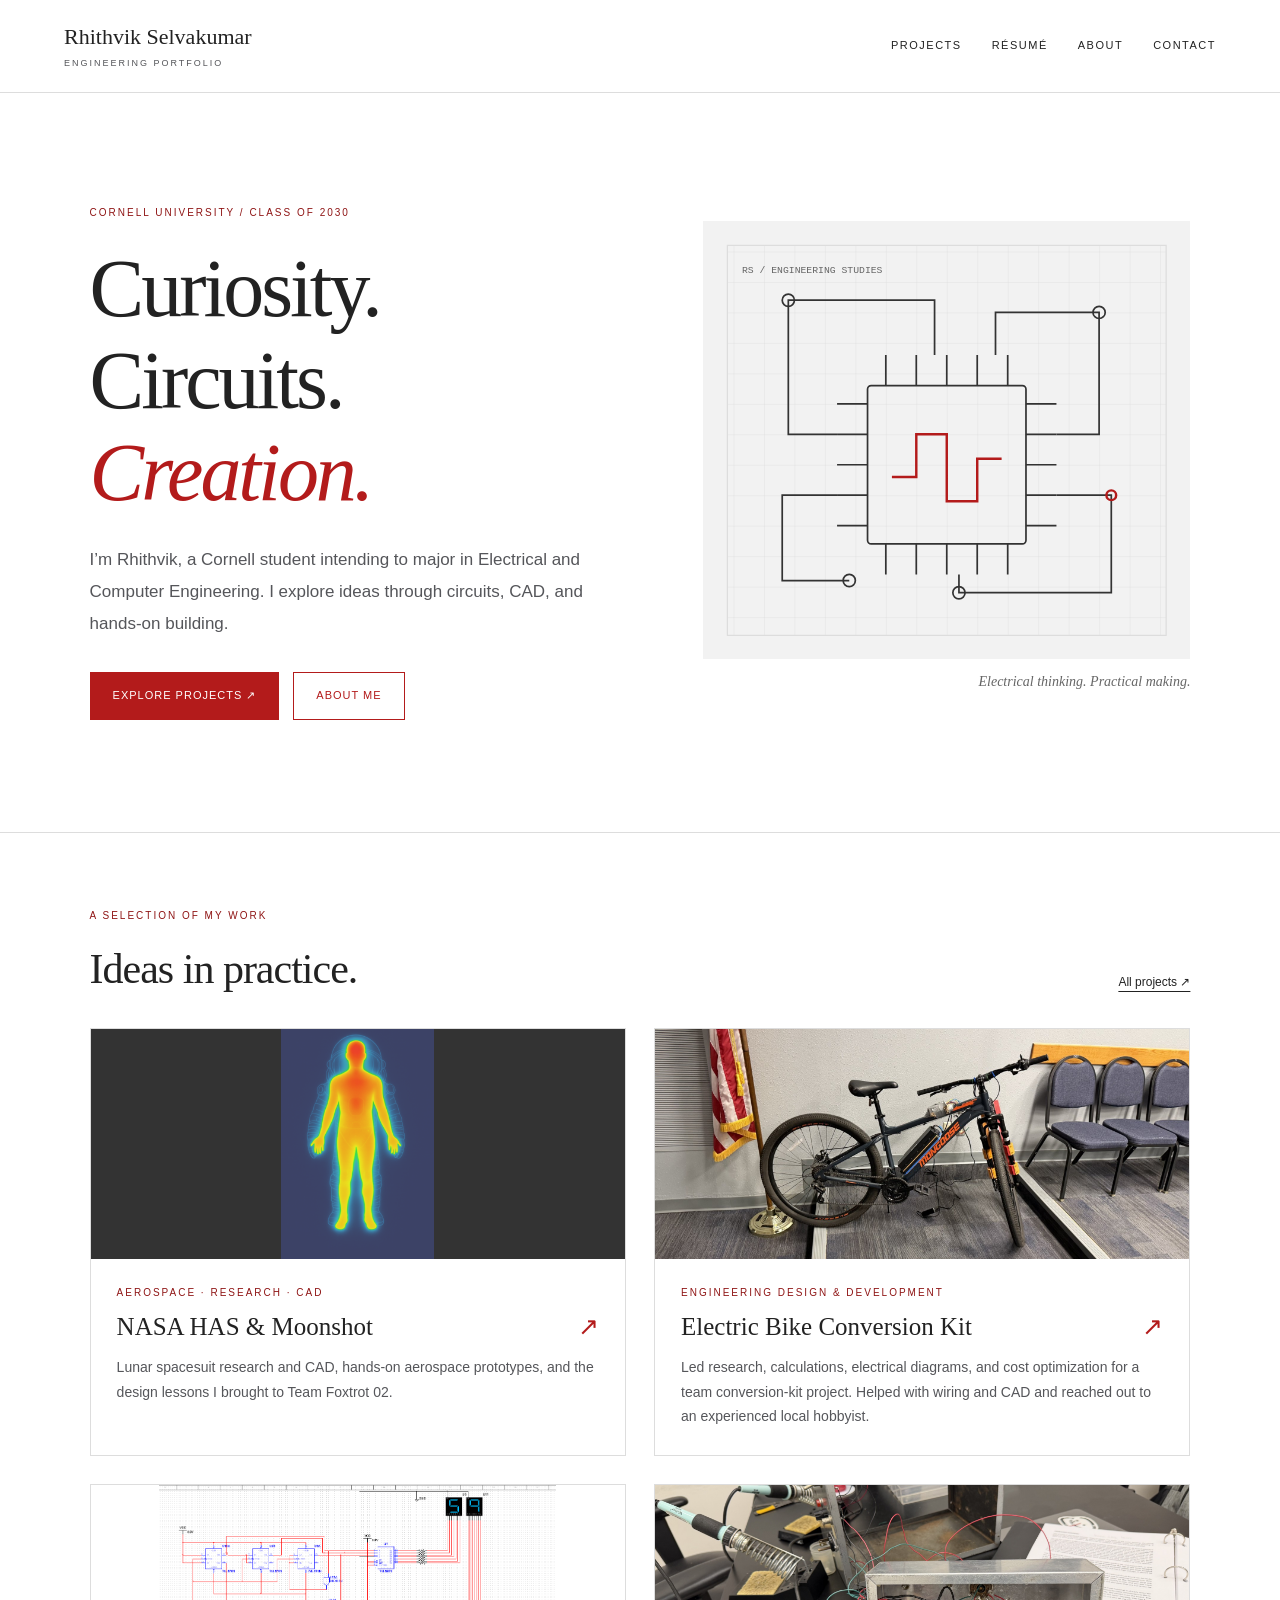
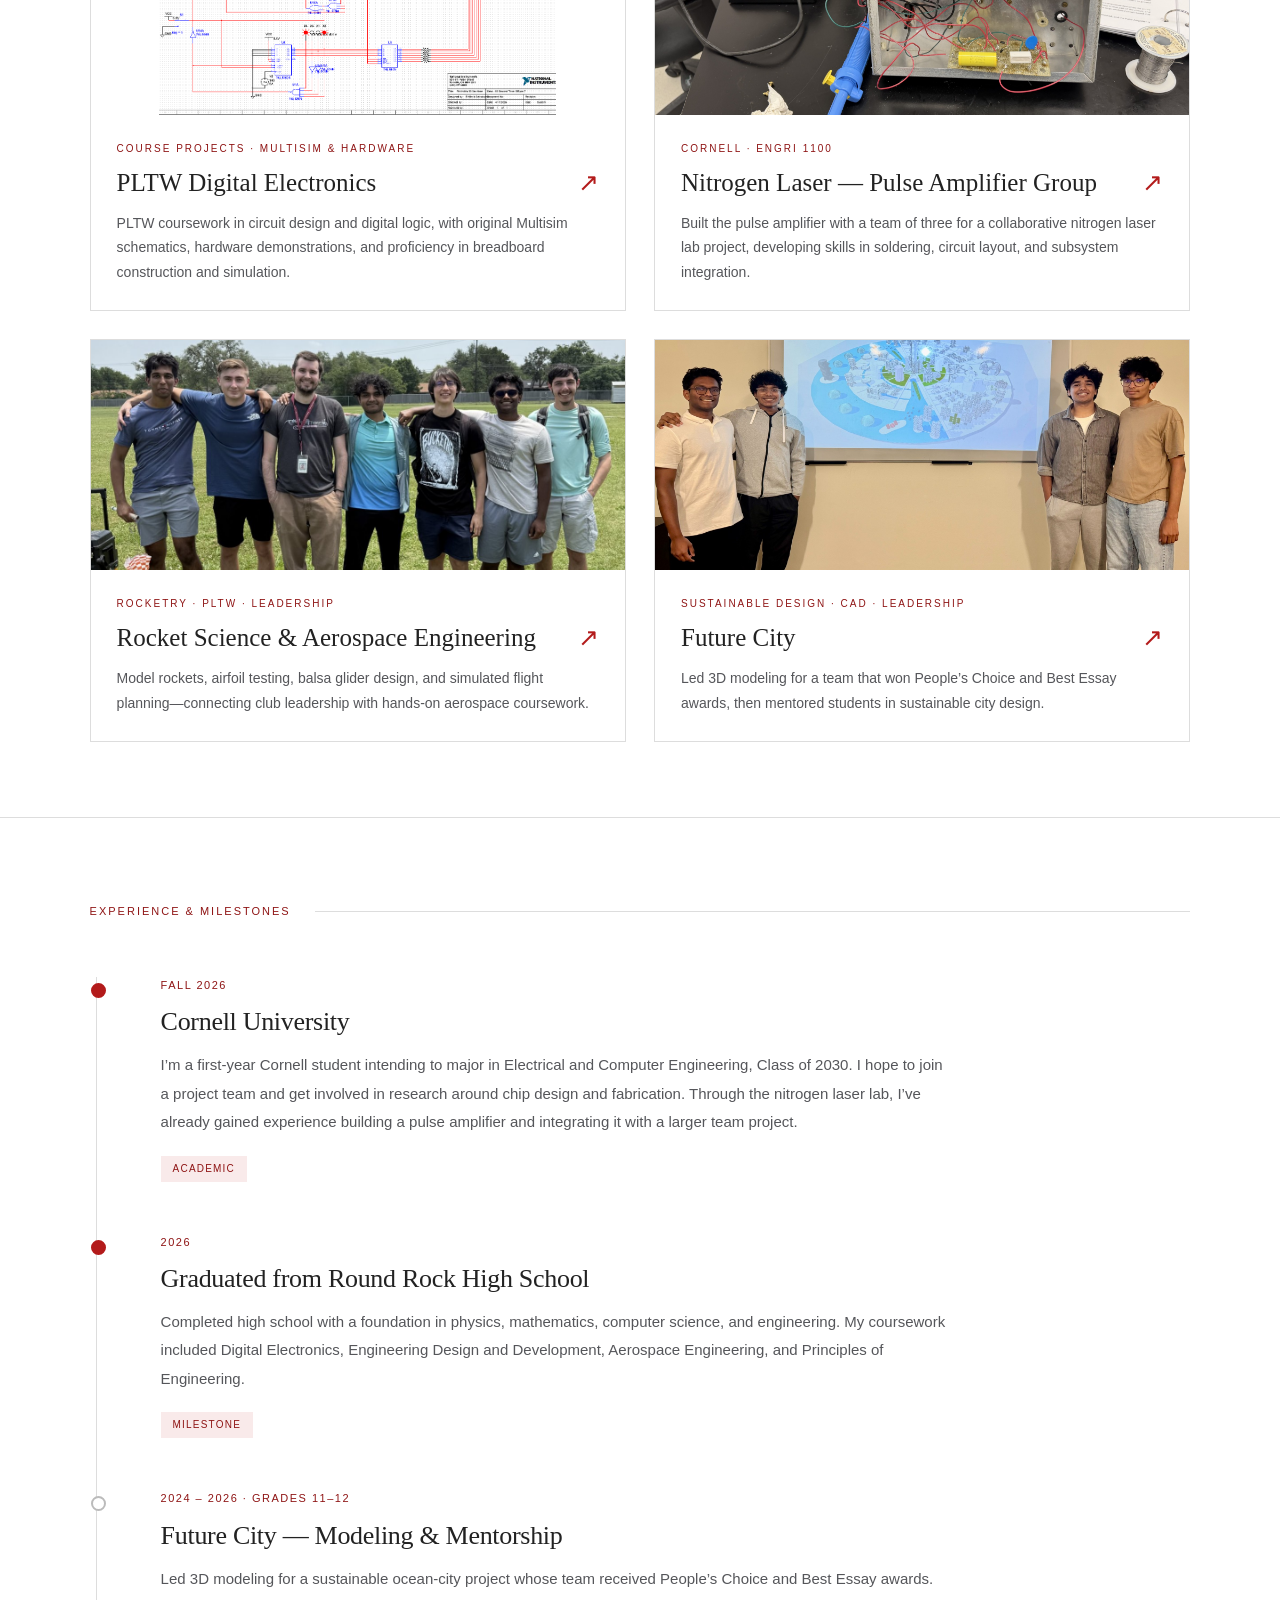
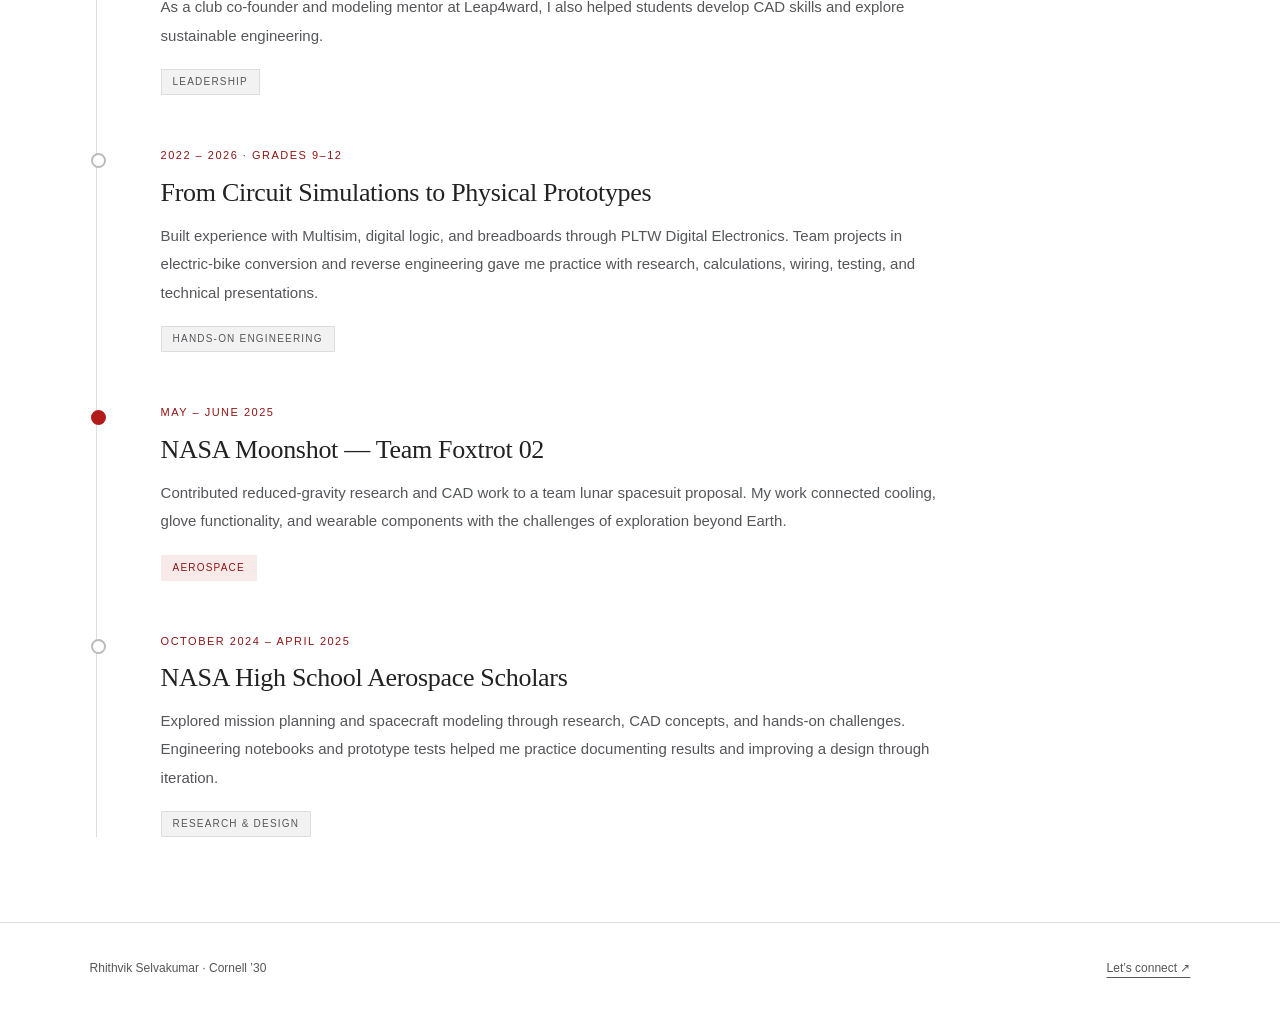
<file: index.html>
<!DOCTYPE html><html lang="en"><head><meta charset="UTF-8"><meta name="viewport" content="width=device-width,initial-scale=1"><title>Home | Rhithvik Selvakumar</title><meta name="description" content="Rhithvik Selvakumar’s engineering portfolio. Cornell University, Class of 2030. Electrical and computer engineering interests, digital circuits, CAD and fabrication."><link rel="stylesheet" href="styles.css?v=cornell-1"><link rel="stylesheet" href="milestones.css?v=cornell-1"></head><body><a class="skip" href="#main">Skip to content</a><header><a class="logo" href="index.html">Rhithvik Selvakumar<span>ENGINEERING PORTFOLIO</span></a><nav aria-label="Main navigation"><a href="projects.html">Projects</a><a href="resume.html">Résumé</a><a href="about.html">About</a><a href="contact.html">Contact</a></nav></header><main id="main"><section class="hero"><div><p class="eyebrow">Cornell University / Class of 2030</p><h1>Curiosity.<br>Circuits.<br><em>Creation.</em></h1><p class="lead">I’m Rhithvik, a Cornell student intending to major in Electrical and Computer Engineering. I explore ideas through circuits, CAD, and hands-on building.</p><div class="actions"><a class="button" href="projects.html">Explore projects ↗</a><a class="button outline" href="about.html">About me</a></div></div><div class="hero-art"><svg viewBox="0 0 400 360" xmlns="http://www.w3.org/2000/svg" role="img" aria-label="Decorative electrical engineering line drawing"><defs><pattern id="grid0" width="25" height="25" patternUnits="userSpaceOnUse"><path d="M25 0H0V25" fill="none" stroke="#dddddd" stroke-width=".6"/></pattern></defs><rect width="400" height="360" fill="#f2f2f2"/><rect x="20" y="20" width="360" height="320" fill="url(#grid0)" stroke="#dddddd"/><g fill="none" stroke="#333333" stroke-width="1.4"><rect x="135" y="135" width="130" height="130" rx="3"/><path d="M150 135v-25 M150 265v25 M135 150h-25 M265 150h25"/><path d="M175 135v-25 M175 265v25 M135 175h-25 M265 175h25"/><path d="M200 135v-25 M200 265v25 M135 200h-25 M265 200h25"/><path d="M225 135v-25 M225 265v25 M135 225h-25 M265 225h25"/><path d="M250 135v-25 M250 265v25 M135 250h-25 M265 250h25"/><path d="M110 175H70V65H190V110 M290 225H335V305H210V290 M110 225H65V295H120 M290 175H325V75H240V110"/><circle cx="70" cy="65" r="5"/><circle cx="325" cy="75" r="5"/><circle cx="120" cy="295" r="5"/><circle cx="210" cy="305" r="5"/></g><g fill="none" stroke="#b31b1b" stroke-width="2"><path d="M155 210h20v-35h25v55h25v-35h20"/><circle cx="335" cy="225" r="4"/></g><text x="32" y="43" font-family="monospace" font-size="8" fill="#666666">RS / ENGINEERING STUDIES</text></svg><p>Electrical thinking. Practical making.</p></div></section><section class="section"><div class="section-head"><div><p class="eyebrow">A selection of my work</p><h2>Ideas in practice.</h2></div><a href="projects.html">All projects ↗</a></div><div class="gallery"><a class="card" href="space-suit.html"><div class="card-art"><img src="images/has/thermal-concept.png" alt="Moonshot thermal concept illustration" loading="lazy" style="width:100%;height:100%;object-fit:contain;background:#333333"></div><div class="card-text"><p class="eyebrow">Aerospace · Research · CAD</p><h3>NASA HAS &amp; Moonshot <span>↗</span></h3><p>Lunar spacesuit research and CAD, hands-on aerospace prototypes, and the design lessons I brought to Team Foxtrot 02.</p></div></a><a class="card" href="electric-bike.html"><div class="card-art"><img src="images/electric-bike/IMG_2630.jpg" alt="Electric bike conversion prototype at the team presentation" loading="lazy"></div><div class="card-text"><p class="eyebrow">Engineering Design &amp; Development</p><h3>Electric Bike Conversion Kit <span>↗</span></h3><p>Led research, calculations, electrical diagrams, and cost optimization for a team conversion-kit project. Helped with wiring and CAD and reached out to an experienced local hobbyist.</p></div></a><a class="card" href="digital-electronics.html"><div class="card-art"><img src="images/digital-electronics/sixty-sec-timer-using-synchronous-counters-1.png" alt="Multisim synchronous timer circuit displaying 59" loading="lazy" style="object-fit:contain;background:white"></div><div class="card-text"><p class="eyebrow">Course projects · Multisim &amp; hardware</p><h3>PLTW Digital Electronics <span>↗</span></h3><p>PLTW coursework in circuit design and digital logic, with original Multisim schematics, hardware demonstrations, and proficiency in breadboard construction and simulation.</p></div></a><a class="card" href="nitrogen-laser.html"><div class="card-art"><img src="images/nitrogen-laser/IMG_6338.jpg" alt="Pulse amplifier circuit assembly on the lab bench" loading="lazy"></div><div class="card-text"><p class="eyebrow">Cornell · ENGRI 1100</p><h3>Nitrogen Laser — Pulse Amplifier Group <span>↗</span></h3><p>Built the pulse amplifier with a team of three for a collaborative nitrogen laser lab project, developing skills in soldering, circuit layout, and subsystem integration.</p></div></a><a class="card" href="model-rocket.html"><div class="card-art"><img src="images/rocket-aerospace/IMG_8195.jpg" alt="Rocket Science Club outdoor launch activities" loading="lazy"></div><div class="card-text"><p class="eyebrow">Rocketry · PLTW · Leadership</p><h3>Rocket Science &amp; Aerospace Engineering <span>↗</span></h3><p>Model rockets, airfoil testing, balsa glider design, and simulated flight planning—connecting club leadership with hands-on aerospace coursework.</p></div></a><a class="card" href="future-city.html"><div class="card-art"><img src="images/future-city/team-model.jpg" alt="Our Future City team and digital city model" loading="lazy" style="width:100%;height:100%;object-fit:cover"></div><div class="card-text"><p class="eyebrow">Sustainable design · CAD · Leadership</p><h3>Future City <span>↗</span></h3><p>Led 3D modeling for a team that won People’s Choice and Best Essay awards, then mentored students in sustainable city design.</p></div></a></div></section><section class="section milestones" aria-labelledby="milestones-title"><div class="milestone-heading"><h2 id="milestones-title">Experience &amp; milestones</h2><span aria-hidden="true"></span></div><ol class="milestone-list"><li class="milestone milestone-highlight"><p class="milestone-date">Fall 2026</p><h3>Cornell University</h3><p class="milestone-description">I’m a first-year Cornell student intending to major in Electrical and Computer Engineering, Class of 2030. I hope to join a project team and get involved in research around chip design and fabrication. Through the nitrogen laser lab, I’ve already gained experience building a pulse amplifier and integrating it with a larger team project.</p><span class="milestone-tag">Academic</span></li><li class="milestone milestone-highlight"><p class="milestone-date">2026</p><h3>Graduated from Round Rock High School</h3><p class="milestone-description">Completed high school with a foundation in physics, mathematics, computer science, and engineering. My coursework included Digital Electronics, Engineering Design and Development, Aerospace Engineering, and Principles of Engineering.</p><span class="milestone-tag">Milestone</span></li><li class="milestone"><p class="milestone-date">2024 – 2026 · Grades 11–12</p><h3>Future City — Modeling & Mentorship</h3><p class="milestone-description">Led 3D modeling for a sustainable ocean-city project whose team received People’s Choice and Best Essay awards. As a club co-founder and modeling mentor at Leap4ward, I also helped students develop CAD skills and explore sustainable engineering.</p><span class="milestone-tag">Leadership</span></li><li class="milestone"><p class="milestone-date">2022 – 2026 · Grades 9–12</p><h3>From Circuit Simulations to Physical Prototypes</h3><p class="milestone-description">Built experience with Multisim, digital logic, and breadboards through PLTW Digital Electronics. Team projects in electric-bike conversion and reverse engineering gave me practice with research, calculations, wiring, testing, and technical presentations.</p><span class="milestone-tag">Hands-on engineering</span></li><li class="milestone milestone-highlight"><p class="milestone-date">May – June 2025</p><h3>NASA Moonshot — Team Foxtrot 02</h3><p class="milestone-description">Contributed reduced-gravity research and CAD work to a team lunar spacesuit proposal. My work connected cooling, glove functionality, and wearable components with the challenges of exploration beyond Earth.</p><span class="milestone-tag">Aerospace</span></li><li class="milestone"><p class="milestone-date">October 2024 – April 2025</p><h3>NASA High School Aerospace Scholars</h3><p class="milestone-description">Explored mission planning and spacecraft modeling through research, CAD concepts, and hands-on challenges. Engineering notebooks and prototype tests helped me practice documenting results and improving a design through iteration.</p><span class="milestone-tag">Research & design</span></li></ol></section></main><footer><span>Rhithvik Selvakumar · Cornell ’30</span><a href="mailto:rhithvikselvakumar@gmail.com">Let’s connect ↗</a></footer></body></html>
</file>
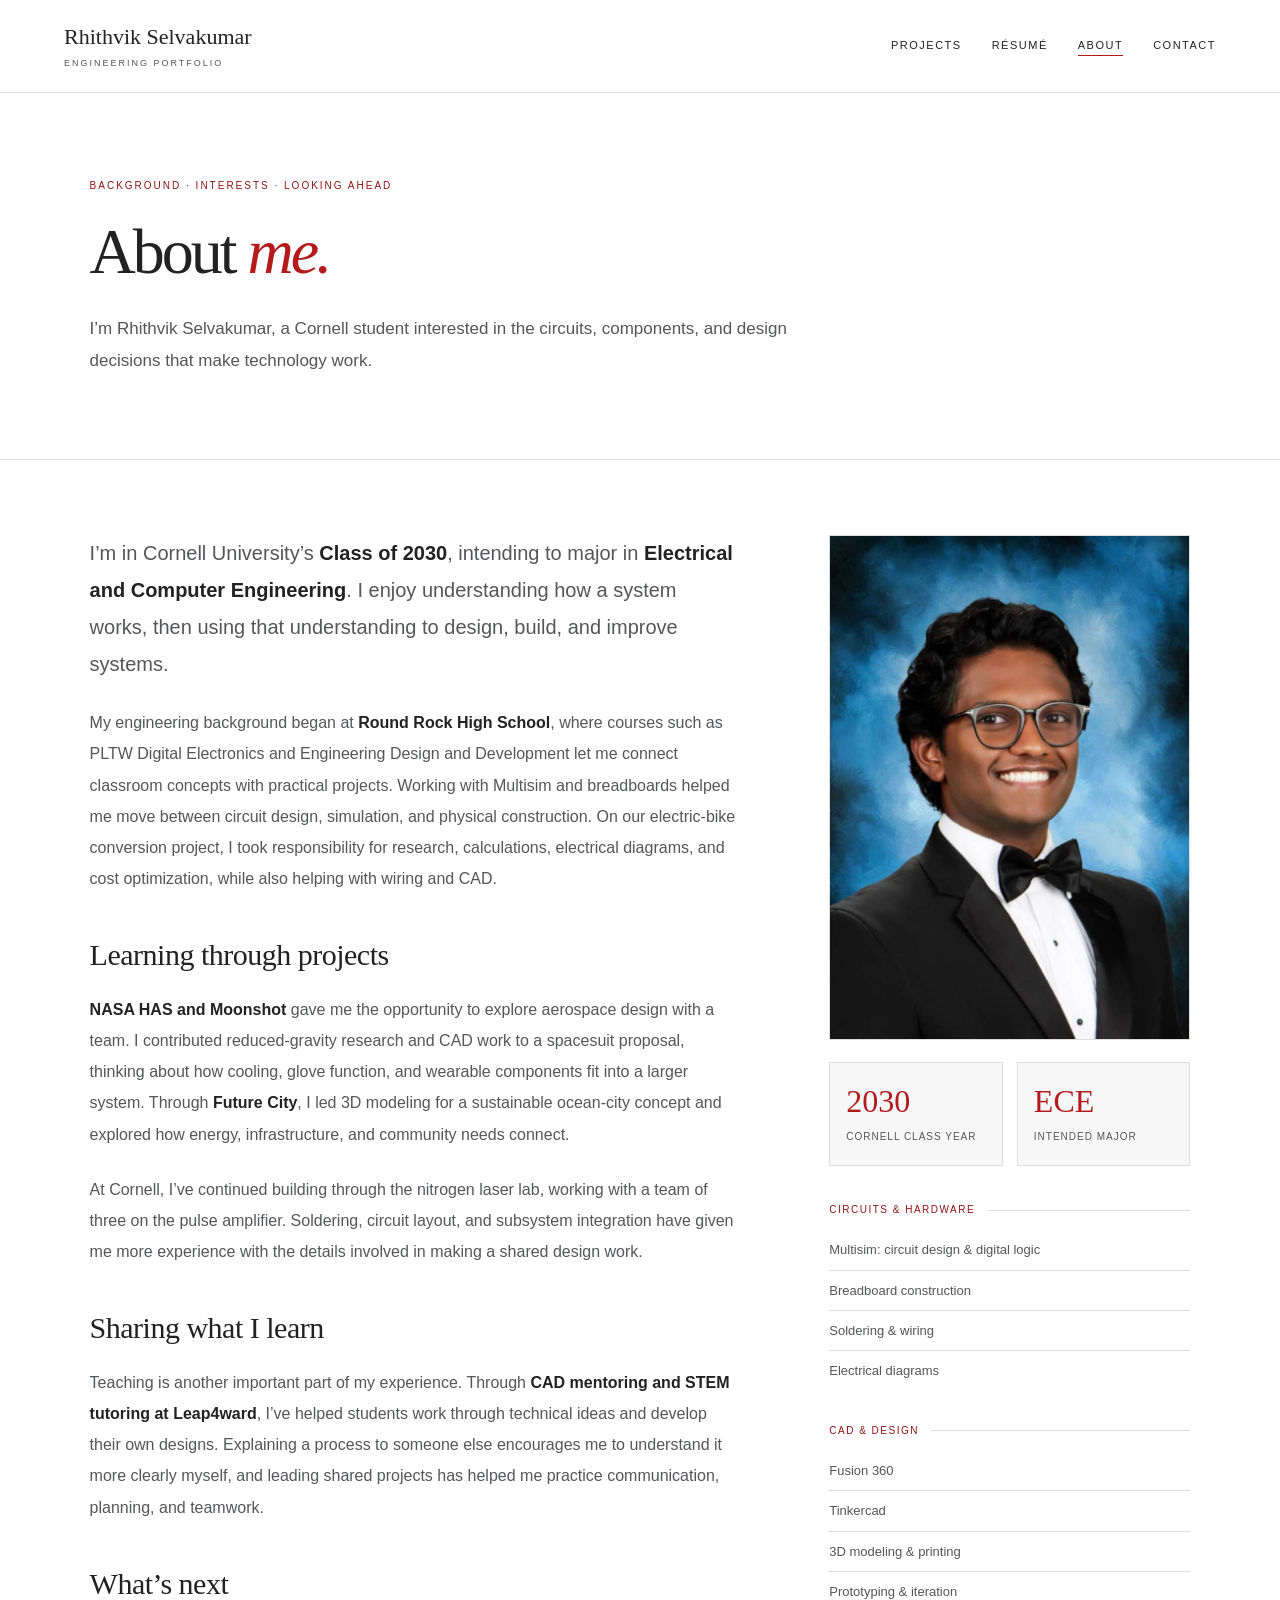
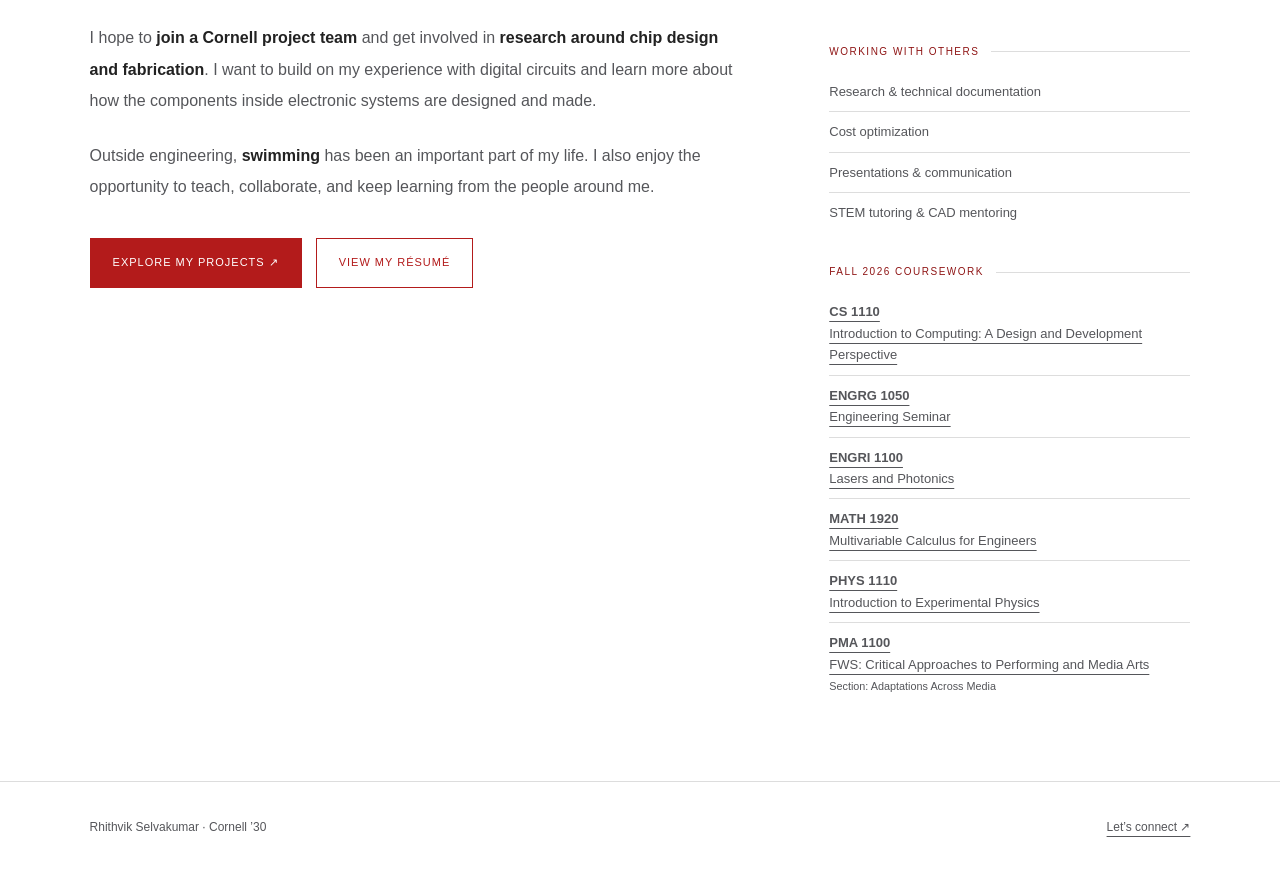
<file: about.html>
<!DOCTYPE html><html lang="en"><head><meta charset="UTF-8"><meta name="viewport" content="width=device-width,initial-scale=1"><title>About | Rhithvik Selvakumar</title><meta name="description" content="Meet Rhithvik Selvakumar, Cornell Class of 2030, with interests in electrical and computer engineering, chip design, CAD, and hands-on projects."><link rel="stylesheet" href="styles.css?v=cornell-1"><link rel="stylesheet" href="about.css?v=cornell-1"></head><body><a class="skip" href="#main">Skip to content</a><header><a class="logo" href="index.html">Rhithvik Selvakumar<span>ENGINEERING PORTFOLIO</span></a><nav aria-label="Main navigation"><a href="projects.html">Projects</a><a href="resume.html">Résumé</a><a href="about.html" aria-current="page">About</a><a href="contact.html">Contact</a></nav></header><main id="main"><section class="intro about-intro"><p class="eyebrow">Background · Interests · Looking ahead</p><h1>About <em>me.</em></h1><p class="lead">I’m Rhithvik Selvakumar, a Cornell student interested in the circuits, components, and design decisions that make technology work.</p></section><section class="section about-layout"><div class="about-story"><p class="about-opening">I’m in Cornell University’s <strong>Class of 2030</strong>, intending to major in <strong>Electrical and Computer Engineering</strong>. I enjoy understanding how a system works, then using that understanding to design, build, and improve systems.</p><p>My engineering background began at <strong>Round Rock High School</strong>, where courses such as PLTW Digital Electronics and Engineering Design and Development let me connect classroom concepts with practical projects. Working with Multisim and breadboards helped me move between circuit design, simulation, and physical construction. On our electric-bike conversion project, I took responsibility for research, calculations, electrical diagrams, and cost optimization, while also helping with wiring and CAD.</p><h2>Learning through projects</h2><p><strong>NASA HAS and Moonshot</strong> gave me the opportunity to explore aerospace design with a team. I contributed reduced-gravity research and CAD work to a spacesuit proposal, thinking about how cooling, glove function, and wearable components fit into a larger system. Through <strong>Future City</strong>, I led 3D modeling for a sustainable ocean-city concept and explored how energy, infrastructure, and community needs connect.</p><p>At Cornell, I’ve continued building through the nitrogen laser lab, working with a team of three on the pulse amplifier. Soldering, circuit layout, and subsystem integration have given me more experience with the details involved in making a shared design work.</p><h2>Sharing what I learn</h2><p>Teaching is another important part of my experience. Through <strong>CAD mentoring and STEM tutoring at Leap4ward</strong>, I’ve helped students work through technical ideas and develop their own designs. Explaining a process to someone else encourages me to understand it more clearly myself, and leading shared projects has helped me practice communication, planning, and teamwork.</p><h2>What’s next</h2><p>I hope to <strong>join a Cornell project team</strong> and get involved in <strong>research around chip design and fabrication</strong>. I want to build on my experience with digital circuits and learn more about how the components inside electronic systems are designed and made.</p><p>Outside engineering, <strong>swimming</strong> has been an important part of my life. I also enjoy the opportunity to teach, collaborate, and keep learning from the people around me.</p><div class="actions about-actions"><a class="button" href="projects.html">Explore my projects ↗</a><a class="button outline" href="resume.html">View my résumé</a></div></div><aside class="about-aside" aria-label="Portrait, education, and skills"><img class="about-photo" src="images/about/rhithvik-headshot.jpg" alt="Portrait of Rhithvik Selvakumar" width="731" height="1024"><div class="about-facts"><div><strong>2030</strong><span>Cornell class year</span></div><div><strong>ECE</strong><span>Intended major</span></div></div><section class="about-skill"><h2>Circuits &amp; hardware</h2><ul><li>Multisim: circuit design &amp; digital logic</li><li>Breadboard construction</li><li>Soldering &amp; wiring</li><li>Electrical diagrams</li></ul></section><section class="about-skill"><h2>CAD &amp; design</h2><ul><li>Fusion 360</li><li>Tinkercad</li><li>3D modeling &amp; printing</li><li>Prototyping &amp; iteration</li></ul></section><section class="about-skill"><h2>Working with others</h2><ul><li>Research &amp; technical documentation</li><li>Cost optimization</li><li>Presentations &amp; communication</li><li>STEM tutoring &amp; CAD mentoring</li></ul></section><section class="about-skill"><h2>Fall 2026 coursework</h2><ul><li><a href="https://catalog.cornell.edu/courses/cs/" target="_blank" rel="noopener"><strong>CS 1110</strong><br>Introduction to Computing: A Design and Development Perspective</a></li><li><a href="https://catalog.cornell.edu/courses/engrg/" target="_blank" rel="noopener"><strong>ENGRG 1050</strong><br>Engineering Seminar</a></li><li><a href="https://catalog.cornell.edu/courses/engri/" target="_blank" rel="noopener"><strong>ENGRI 1100</strong><br>Lasers and Photonics</a></li><li><a href="https://catalog.cornell.edu/courses/math/" target="_blank" rel="noopener"><strong>MATH 1920</strong><br>Multivariable Calculus for Engineers</a></li><li><a href="https://catalog.cornell.edu/courses/phys/" target="_blank" rel="noopener"><strong>PHYS 1110</strong><br>Introduction to Experimental Physics</a></li><li><a href="https://classes.cornell.edu/browse/roster/FA26/class/PMA/1100" target="_blank" rel="noopener"><strong>PMA 1100</strong><br>FWS: Critical Approaches to Performing and Media Arts</a><br><small>Section: Adaptations Across Media</small></li></ul></section></aside></section></main><footer><span>Rhithvik Selvakumar · Cornell ’30</span><a href="mailto:rhithvikselvakumar@gmail.com">Let’s connect ↗</a></footer></body></html>
</file>
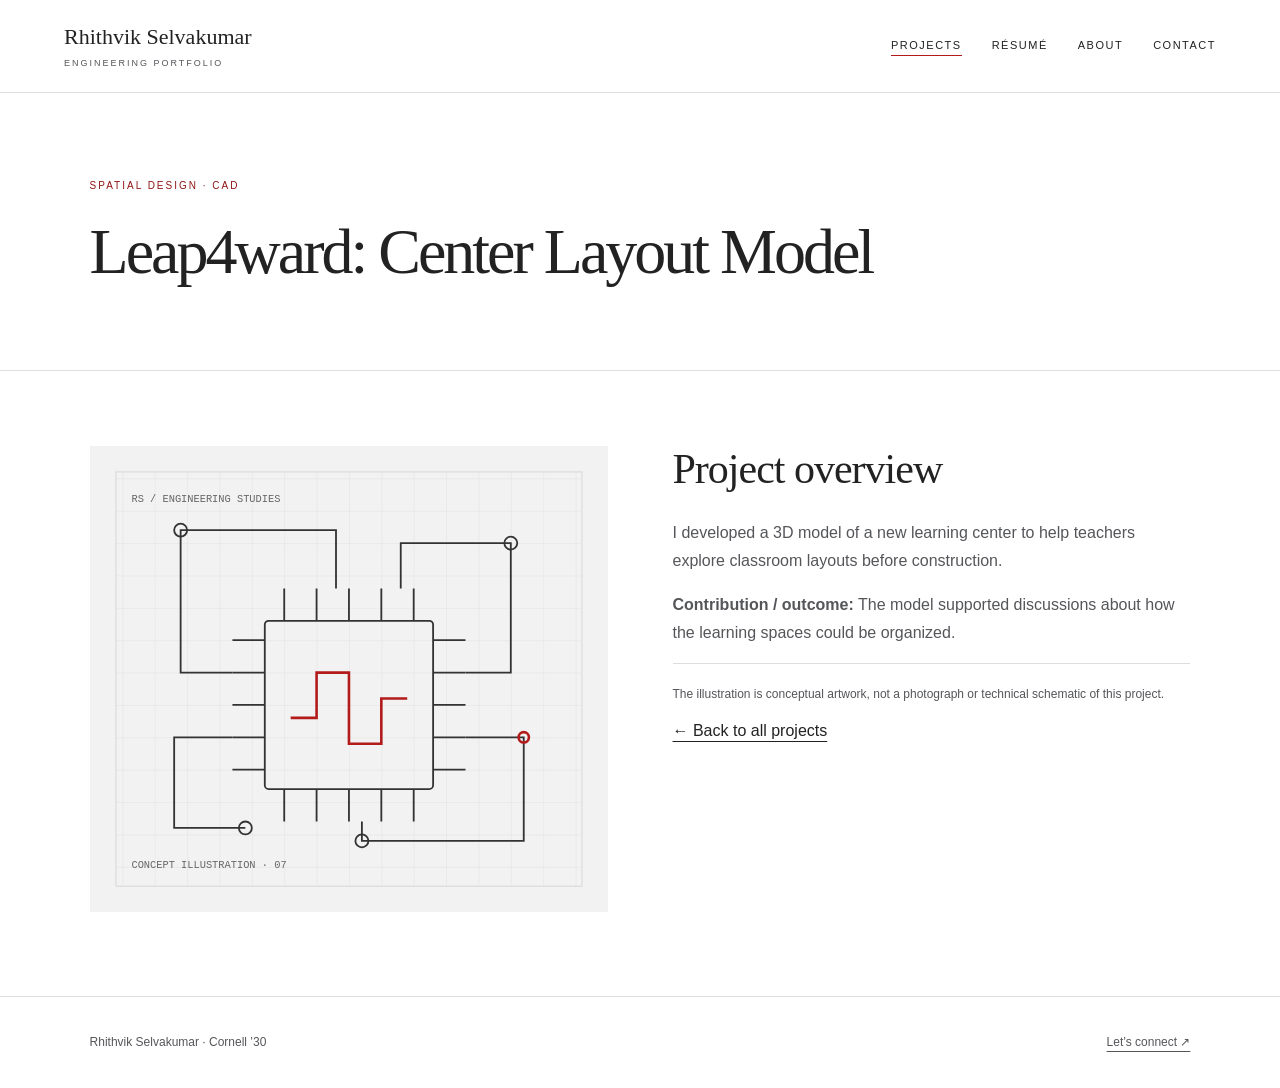
<file: center-layout.html>
<!DOCTYPE html><html lang="en"><head><meta charset="UTF-8"><meta name="viewport" content="width=device-width,initial-scale=1"><title>Leap4ward: Center Layout Model | Rhithvik Selvakumar</title><meta name="description" content="Rhithvik Selvakumar’s engineering portfolio. Cornell University, Class of 2030. Electrical and computer engineering interests, digital circuits, CAD and fabrication."><link rel="stylesheet" href="styles.css?v=cornell-1"></head><body><a class="skip" href="#main">Skip to content</a><header><a class="logo" href="index.html">Rhithvik Selvakumar<span>ENGINEERING PORTFOLIO</span></a><nav aria-label="Main navigation"><a href="projects.html" aria-current="page">Projects</a><a href="resume.html">Résumé</a><a href="about.html">About</a><a href="contact.html">Contact</a></nav></header><main id="main"><section class="intro"><p class="eyebrow">Spatial design · CAD</p><h1>Leap4ward: Center Layout Model</h1><p class="lead"></p></section><section class="section detail"><div class="project-art"><svg viewBox="0 0 400 360" xmlns="http://www.w3.org/2000/svg" role="img" aria-label="Decorative electrical engineering line drawing"><defs><pattern id="grid6" width="25" height="25" patternUnits="userSpaceOnUse"><path d="M25 0H0V25" fill="none" stroke="#dddddd" stroke-width=".6"/></pattern></defs><rect width="400" height="360" fill="#f2f2f2"/><rect x="20" y="20" width="360" height="320" fill="url(#grid6)" stroke="#dddddd"/><g fill="none" stroke="#333333" stroke-width="1.4"><rect x="135" y="135" width="130" height="130" rx="3"/><path d="M150 135v-25 M150 265v25 M135 150h-25 M265 150h25"/><path d="M175 135v-25 M175 265v25 M135 175h-25 M265 175h25"/><path d="M200 135v-25 M200 265v25 M135 200h-25 M265 200h25"/><path d="M225 135v-25 M225 265v25 M135 225h-25 M265 225h25"/><path d="M250 135v-25 M250 265v25 M135 250h-25 M265 250h25"/><path d="M110 175H70V65H190V110 M290 225H335V305H210V290 M110 225H65V295H120 M290 175H325V75H240V110"/><circle cx="70" cy="65" r="5"/><circle cx="325" cy="75" r="5"/><circle cx="120" cy="295" r="5"/><circle cx="210" cy="305" r="5"/></g><g fill="none" stroke="#b31b1b" stroke-width="2"><path d="M155 210h20v-35h25v55h25v-35h20"/><circle cx="335" cy="225" r="4"/></g><text x="32" y="43" font-family="monospace" font-size="8" fill="#666666">RS / ENGINEERING STUDIES</text><text x="32" y="326" font-family="monospace" font-size="8" fill="#666666">CONCEPT ILLUSTRATION · 07</text></svg></div><div class="prose"><h2>Project overview</h2><p>I developed a 3D model of a new learning center to help teachers explore classroom layouts before construction.</p><p><strong>Contribution / outcome:</strong> The model supported discussions about how the learning spaces could be organized.</p><p class="note">The illustration is conceptual artwork, not a photograph or technical schematic of this project.</p><a href="projects.html">← Back to all projects</a></div></section></main><footer><span>Rhithvik Selvakumar · Cornell ’30</span><a href="mailto:rhithvikselvakumar@gmail.com">Let’s connect ↗</a></footer></body></html>
</file>
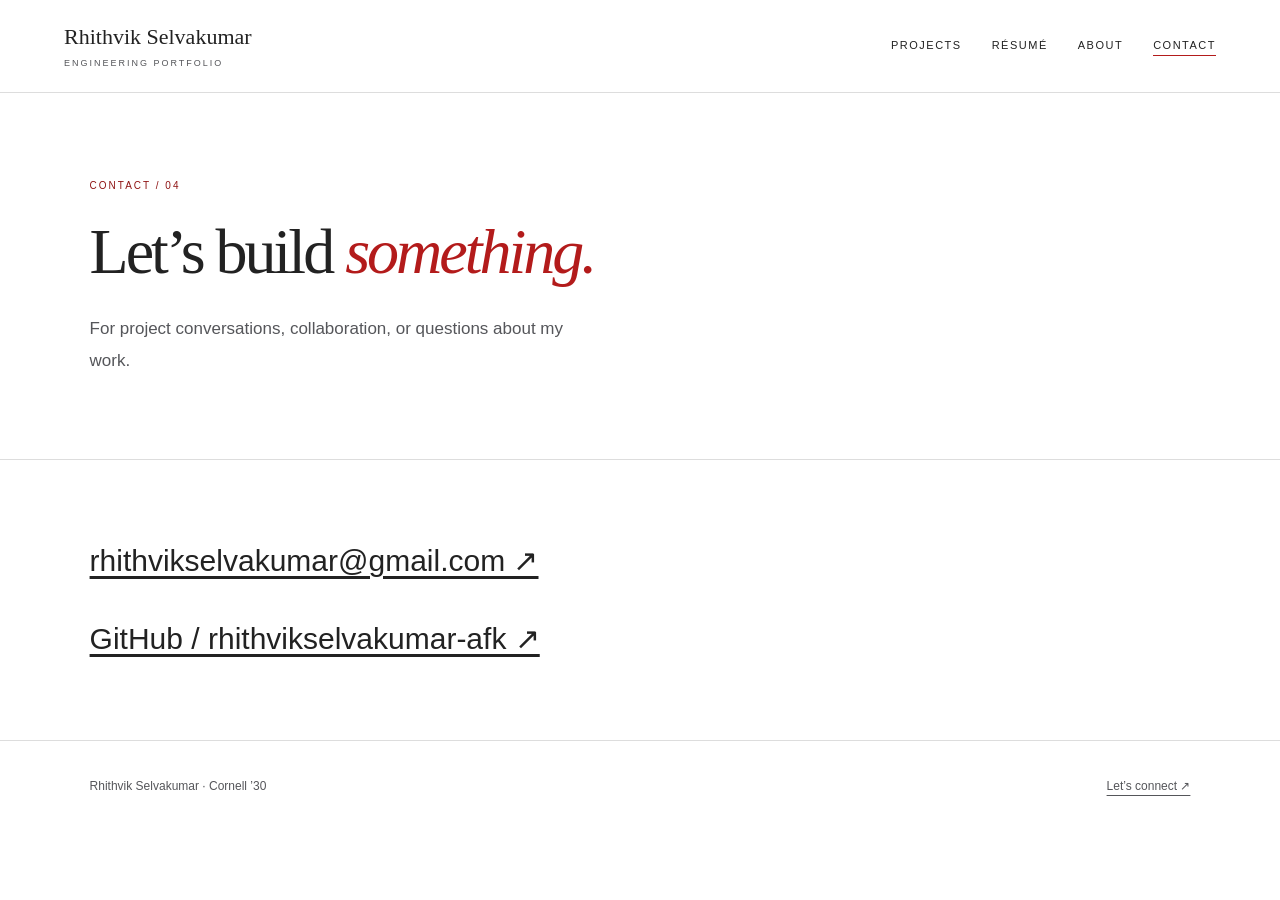
<file: contact.html>
<!DOCTYPE html><html lang="en"><head><meta charset="UTF-8"><meta name="viewport" content="width=device-width,initial-scale=1"><title>Contact | Rhithvik Selvakumar</title><meta name="description" content="Rhithvik Selvakumar’s engineering portfolio. Cornell University, Class of 2030. Electrical and computer engineering interests, digital circuits, CAD and fabrication."><link rel="stylesheet" href="styles.css?v=cornell-1"></head><body><a class="skip" href="#main">Skip to content</a><header><a class="logo" href="index.html">Rhithvik Selvakumar<span>ENGINEERING PORTFOLIO</span></a><nav aria-label="Main navigation"><a href="projects.html">Projects</a><a href="resume.html">Résumé</a><a href="about.html">About</a><a href="contact.html" aria-current="page">Contact</a></nav></header><main id="main"><section class="intro"><p class="eyebrow">Contact / 04</p><h1>Let’s build <em>something.</em></h1><p class="lead">For project conversations, collaboration, or questions about my work.</p></section><section class="section contact"><a href="mailto:rhithvikselvakumar@gmail.com">rhithvikselvakumar@gmail.com ↗</a><a href="https://github.com/rhithvikselvakumar-afk">GitHub / rhithvikselvakumar-afk ↗</a></section></main><footer><span>Rhithvik Selvakumar · Cornell ’30</span><a href="mailto:rhithvikselvakumar@gmail.com">Let’s connect ↗</a></footer></body></html>
</file>
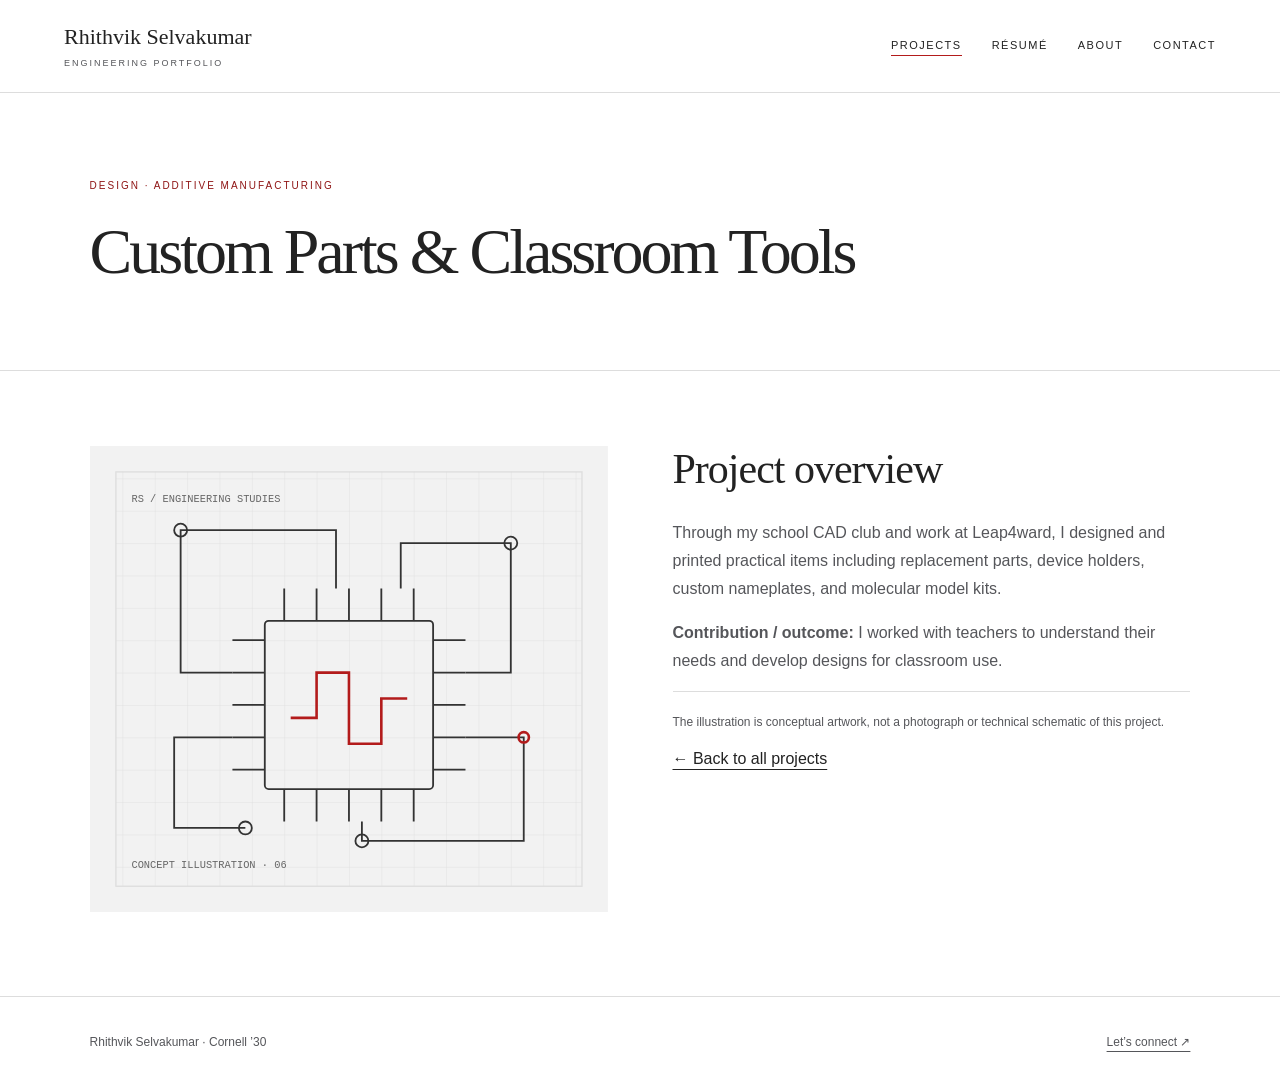
<file: custom-parts.html>
<!DOCTYPE html><html lang="en"><head><meta charset="UTF-8"><meta name="viewport" content="width=device-width,initial-scale=1"><title>Custom Parts & Classroom Tools | Rhithvik Selvakumar</title><meta name="description" content="Rhithvik Selvakumar’s engineering portfolio. Cornell University, Class of 2030. Electrical and computer engineering interests, digital circuits, CAD and fabrication."><link rel="stylesheet" href="styles.css?v=cornell-1"></head><body><a class="skip" href="#main">Skip to content</a><header><a class="logo" href="index.html">Rhithvik Selvakumar<span>ENGINEERING PORTFOLIO</span></a><nav aria-label="Main navigation"><a href="projects.html" aria-current="page">Projects</a><a href="resume.html">Résumé</a><a href="about.html">About</a><a href="contact.html">Contact</a></nav></header><main id="main"><section class="intro"><p class="eyebrow">Design · Additive manufacturing</p><h1>Custom Parts &amp; Classroom Tools</h1><p class="lead"></p></section><section class="section detail"><div class="project-art"><svg viewBox="0 0 400 360" xmlns="http://www.w3.org/2000/svg" role="img" aria-label="Decorative electrical engineering line drawing"><defs><pattern id="grid5" width="25" height="25" patternUnits="userSpaceOnUse"><path d="M25 0H0V25" fill="none" stroke="#dddddd" stroke-width=".6"/></pattern></defs><rect width="400" height="360" fill="#f2f2f2"/><rect x="20" y="20" width="360" height="320" fill="url(#grid5)" stroke="#dddddd"/><g fill="none" stroke="#333333" stroke-width="1.4"><rect x="135" y="135" width="130" height="130" rx="3"/><path d="M150 135v-25 M150 265v25 M135 150h-25 M265 150h25"/><path d="M175 135v-25 M175 265v25 M135 175h-25 M265 175h25"/><path d="M200 135v-25 M200 265v25 M135 200h-25 M265 200h25"/><path d="M225 135v-25 M225 265v25 M135 225h-25 M265 225h25"/><path d="M250 135v-25 M250 265v25 M135 250h-25 M265 250h25"/><path d="M110 175H70V65H190V110 M290 225H335V305H210V290 M110 225H65V295H120 M290 175H325V75H240V110"/><circle cx="70" cy="65" r="5"/><circle cx="325" cy="75" r="5"/><circle cx="120" cy="295" r="5"/><circle cx="210" cy="305" r="5"/></g><g fill="none" stroke="#b31b1b" stroke-width="2"><path d="M155 210h20v-35h25v55h25v-35h20"/><circle cx="335" cy="225" r="4"/></g><text x="32" y="43" font-family="monospace" font-size="8" fill="#666666">RS / ENGINEERING STUDIES</text><text x="32" y="326" font-family="monospace" font-size="8" fill="#666666">CONCEPT ILLUSTRATION · 06</text></svg></div><div class="prose"><h2>Project overview</h2><p>Through my school CAD club and work at Leap4ward, I designed and printed practical items including replacement parts, device holders, custom nameplates, and molecular model kits.</p><p><strong>Contribution / outcome:</strong> I worked with teachers to understand their needs and develop designs for classroom use.</p><p class="note">The illustration is conceptual artwork, not a photograph or technical schematic of this project.</p><a href="projects.html">← Back to all projects</a></div></section></main><footer><span>Rhithvik Selvakumar · Cornell ’30</span><a href="mailto:rhithvikselvakumar@gmail.com">Let’s connect ↗</a></footer></body></html>
</file>
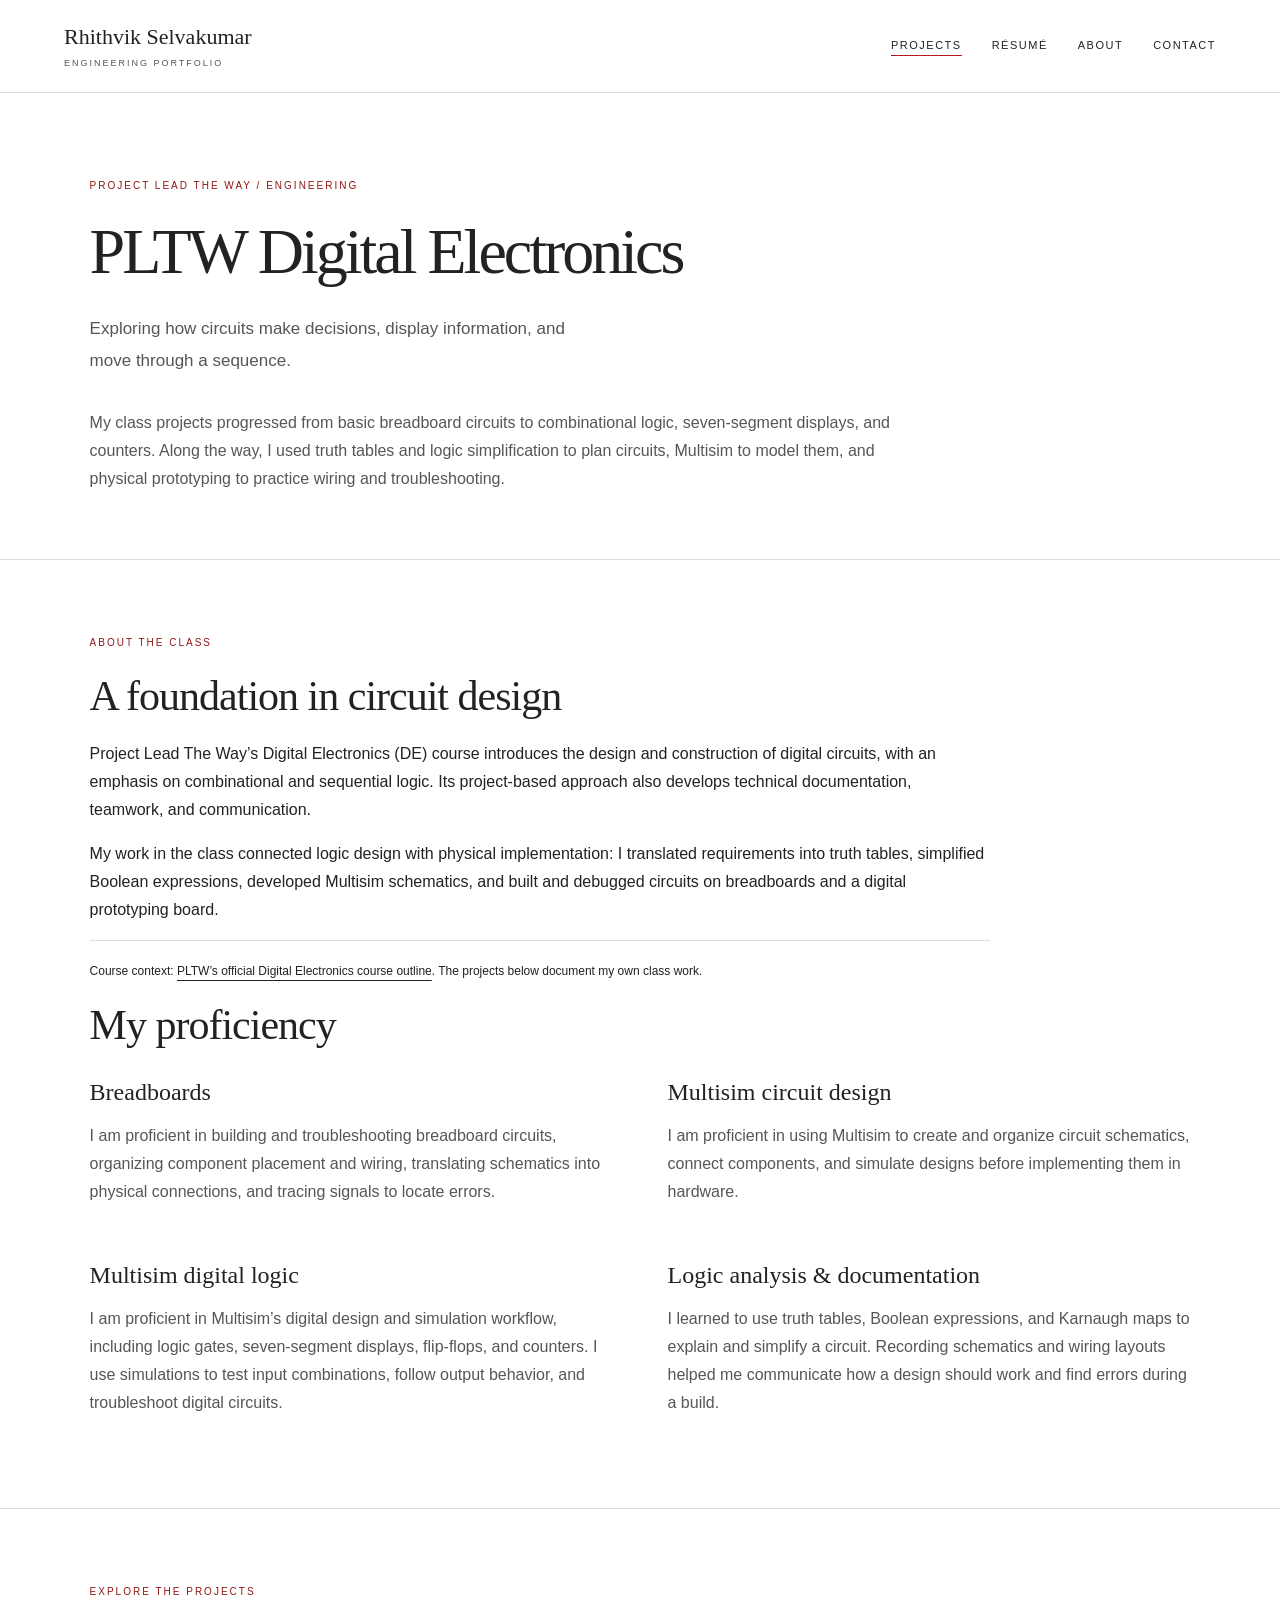
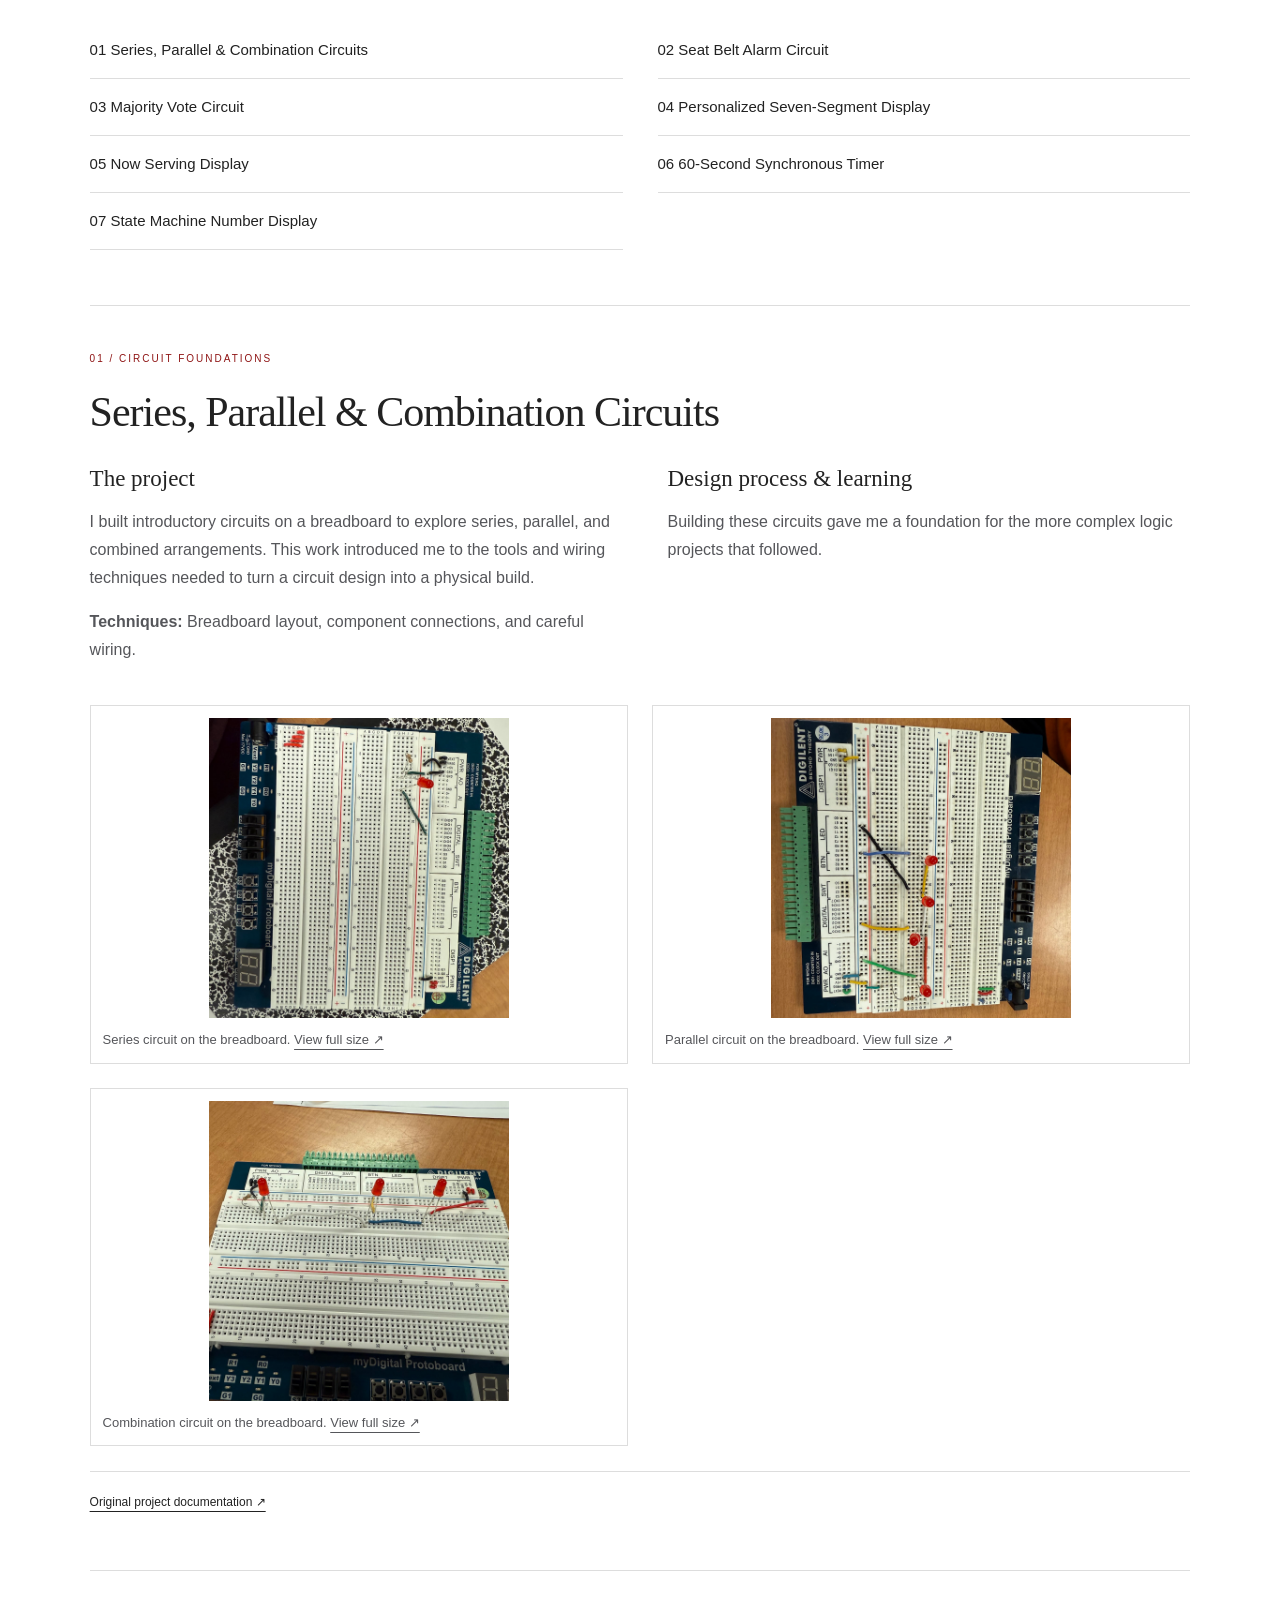
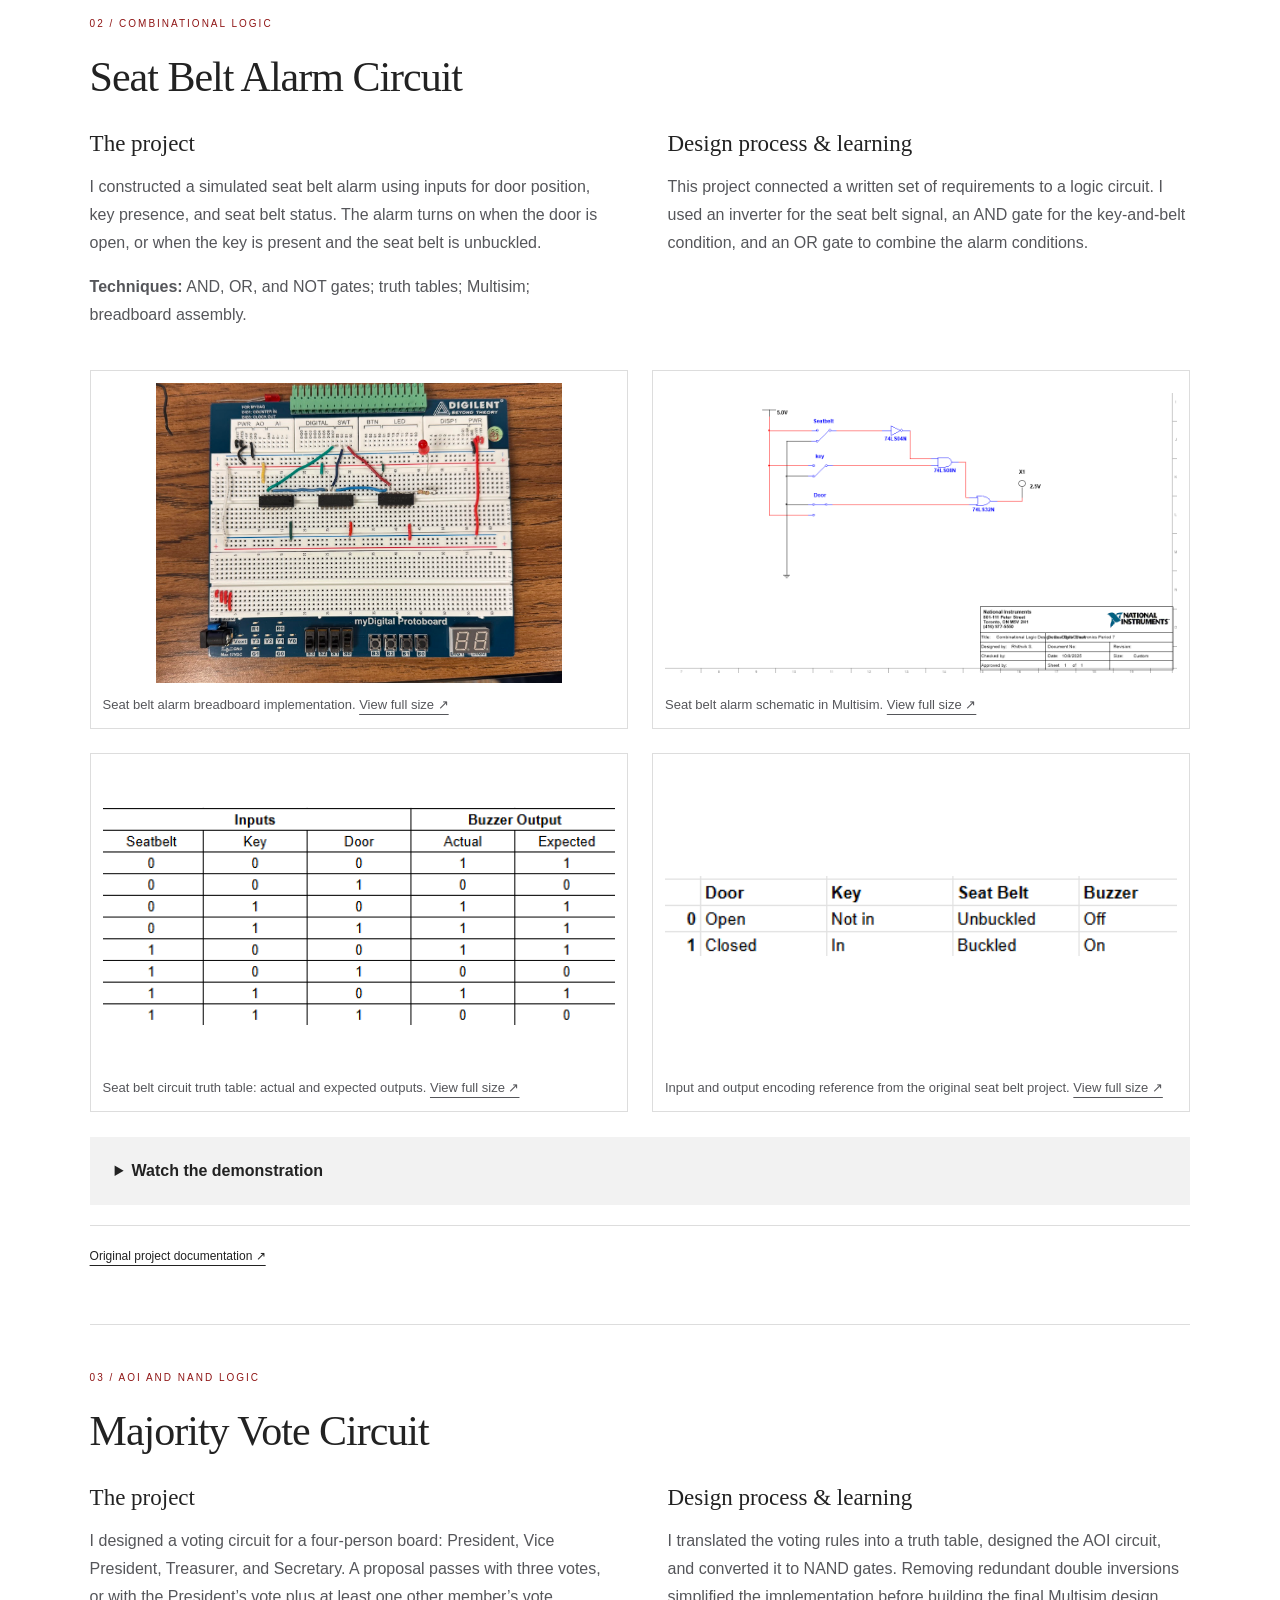
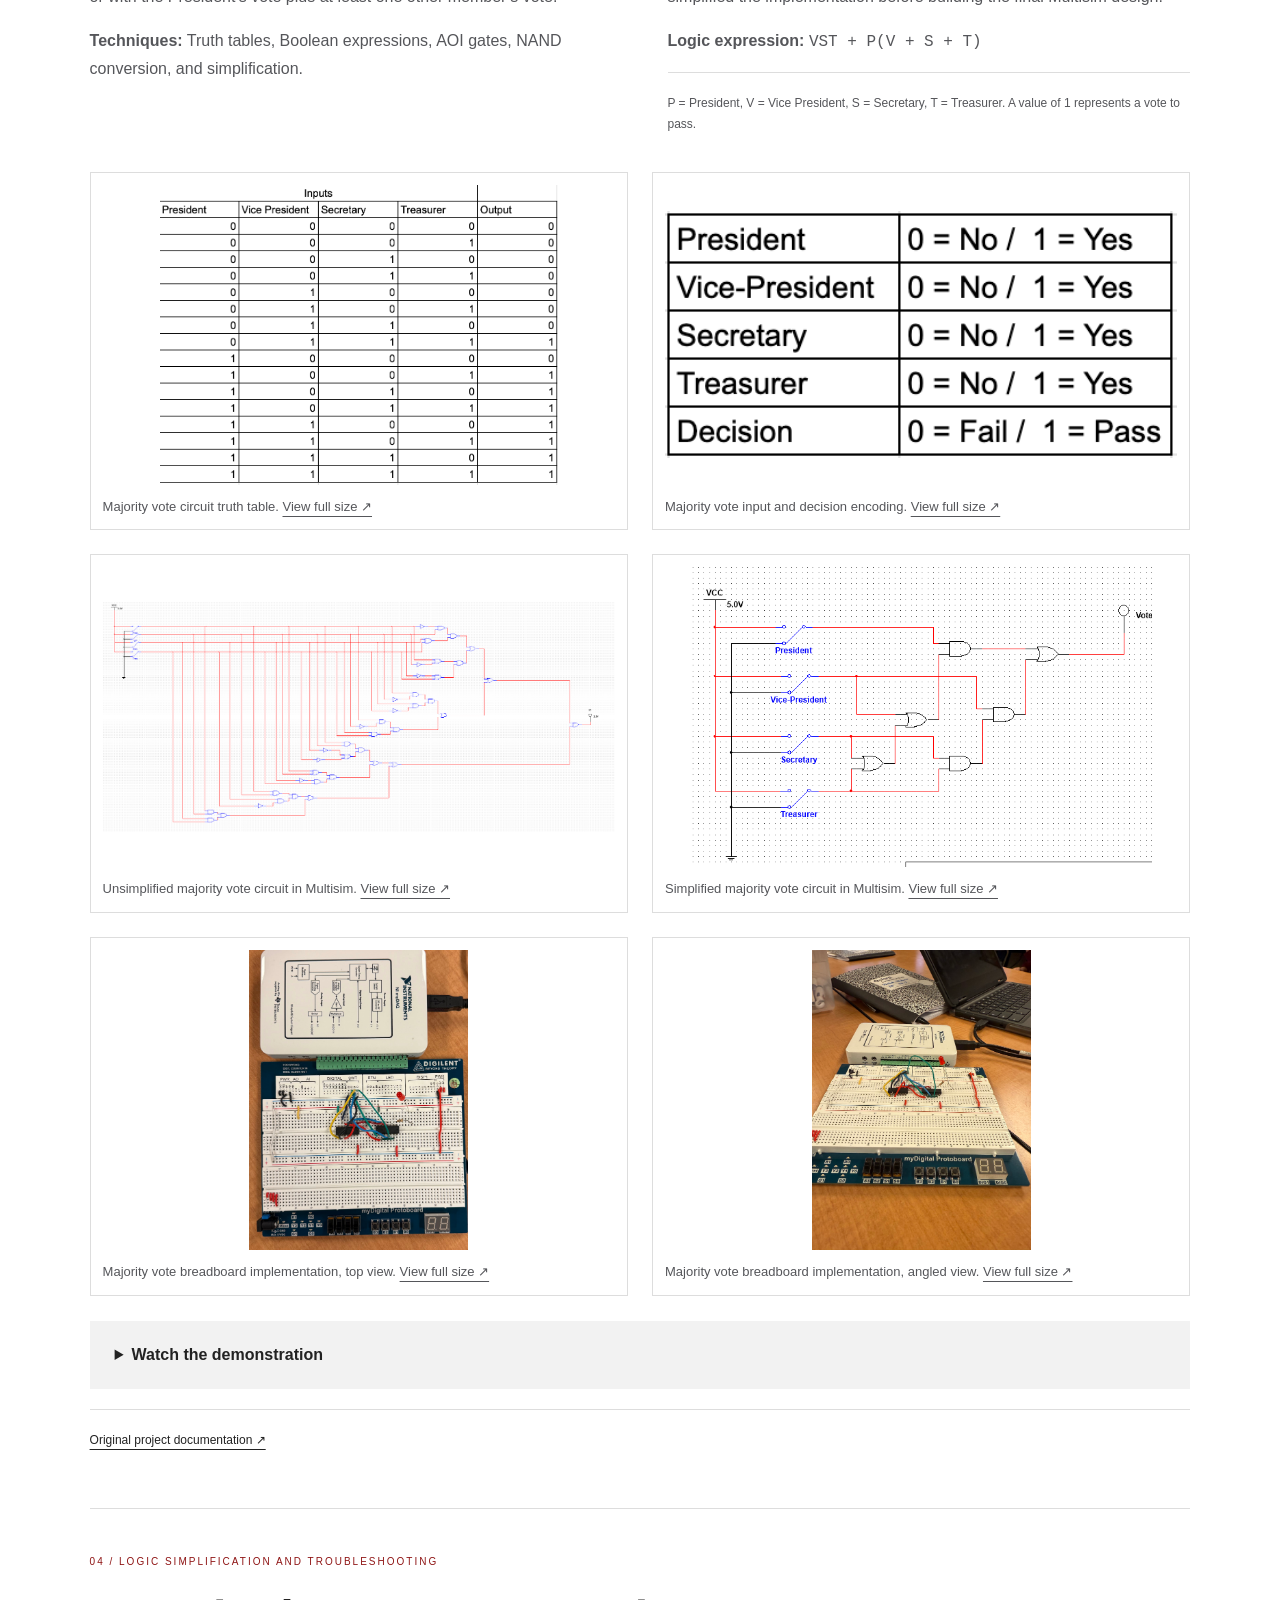
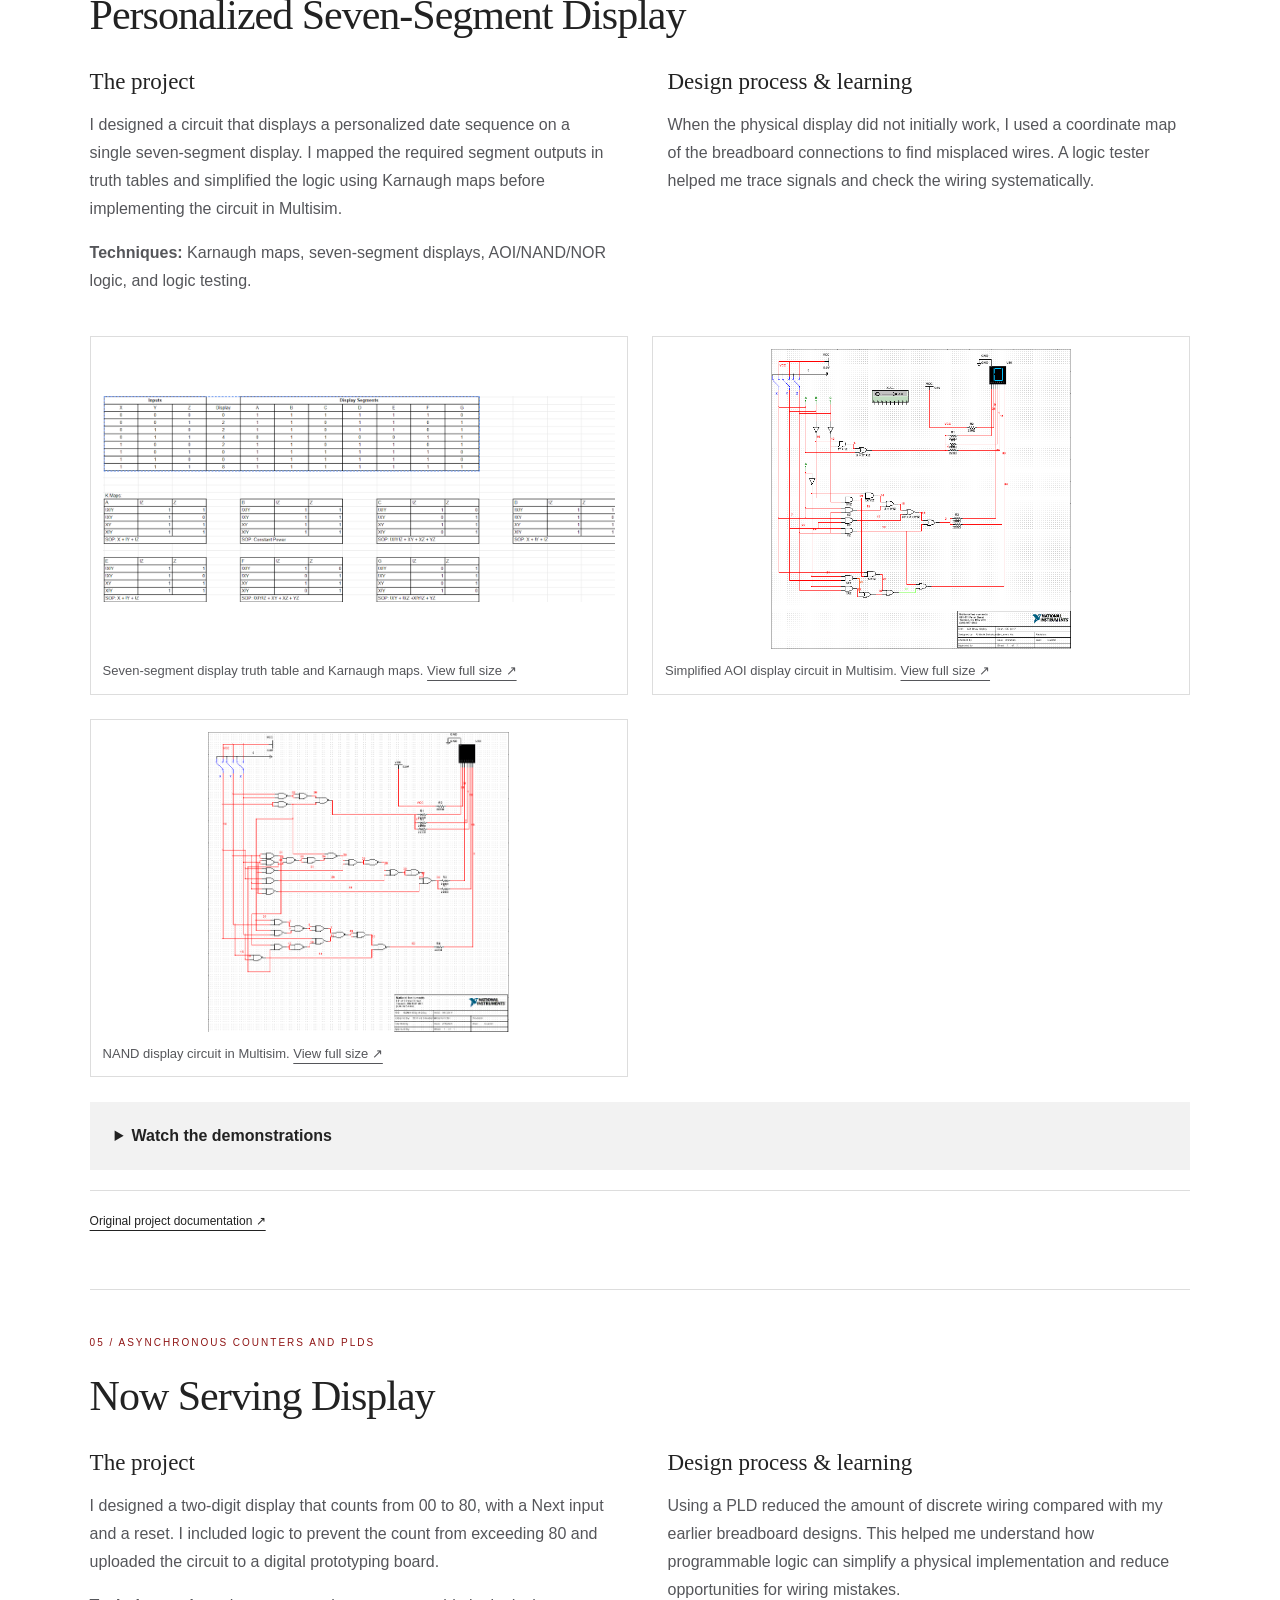
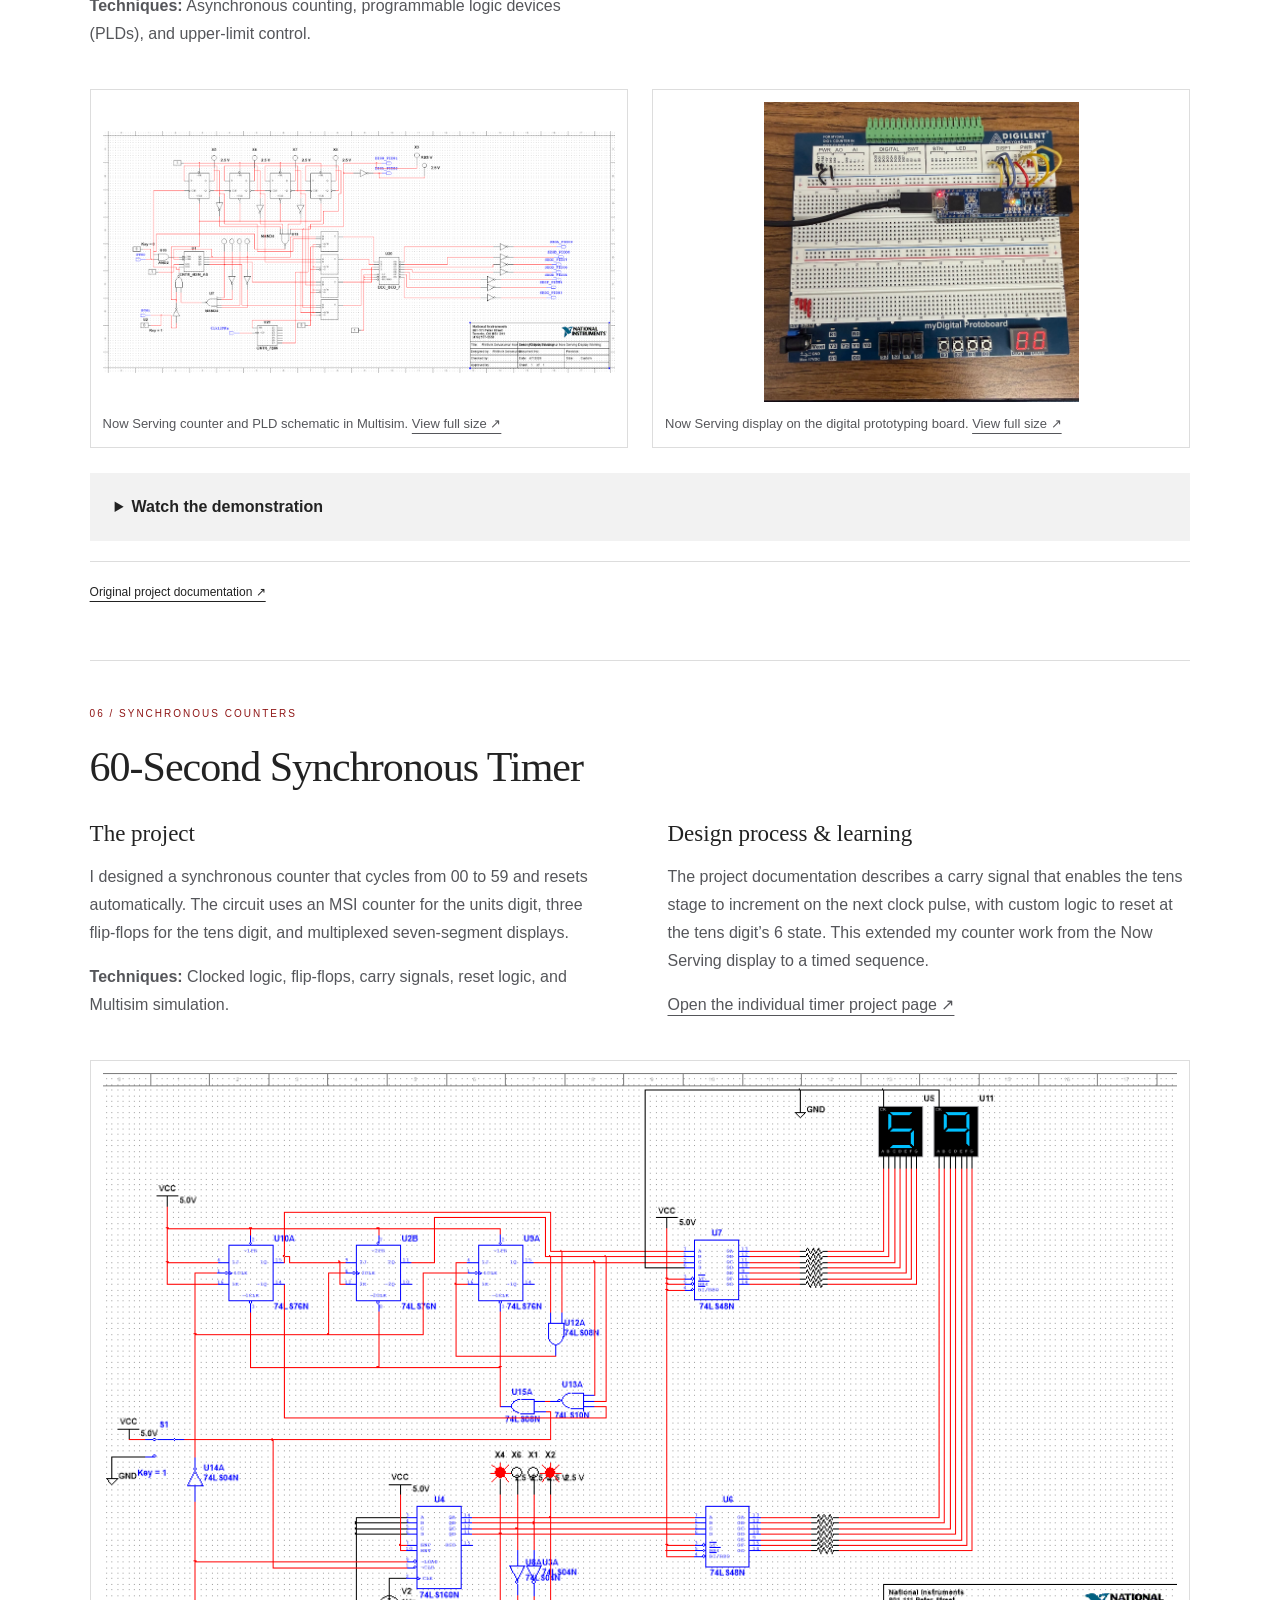
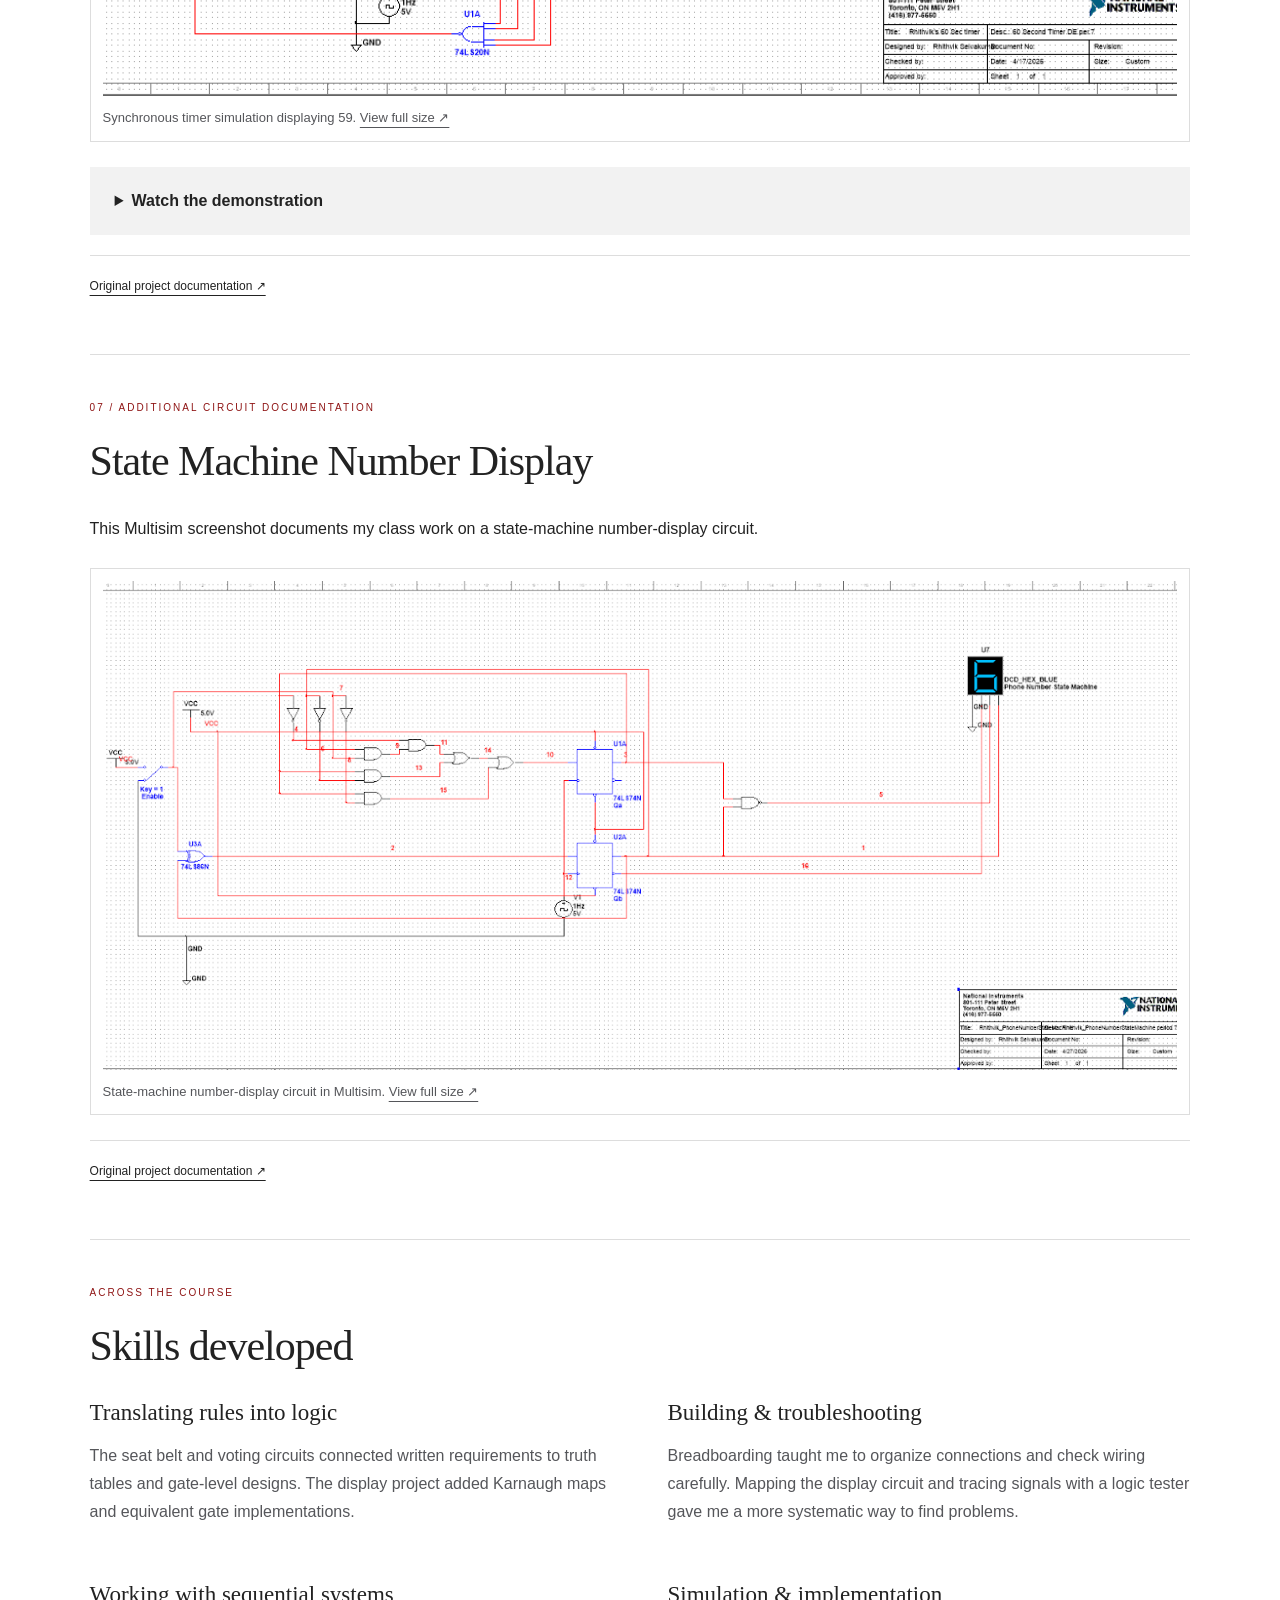
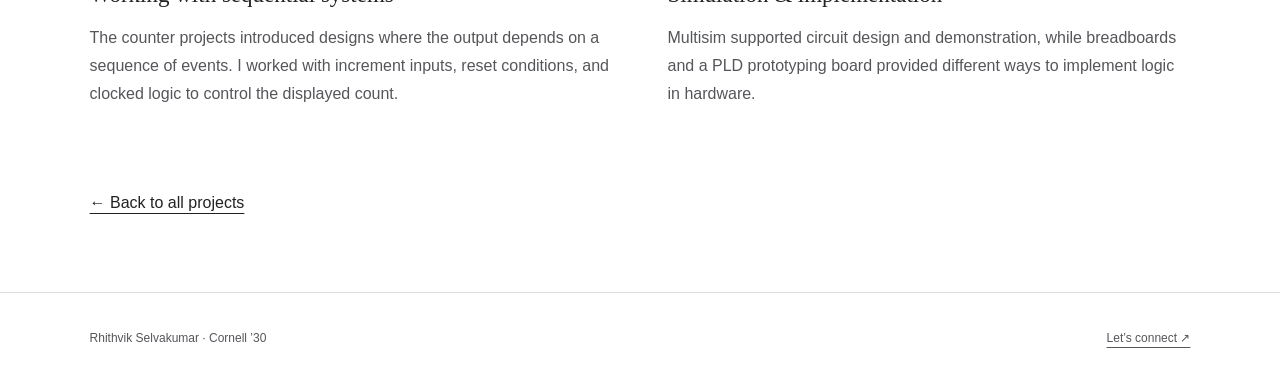
<file: digital-electronics.html>
<!DOCTYPE html><html lang="en"><head><meta charset="UTF-8"><meta name="viewport" content="width=device-width,initial-scale=1"><title>Digital Electronics | Rhithvik Selvakumar</title><meta name="description" content="Rhithvik Selvakumar’s engineering portfolio. Cornell University, Class of 2030. Electrical and computer engineering interests, digital circuits, CAD and fabrication."><link rel="stylesheet" href="styles.css?v=cornell-1"><link rel="stylesheet" href="digital-electronics.css?v=cornell-1"></head><body><a class="skip" href="#main">Skip to content</a><header><a class="logo" href="index.html">Rhithvik Selvakumar<span>ENGINEERING PORTFOLIO</span></a><nav aria-label="Main navigation"><a href="projects.html" aria-current="page">Projects</a><a href="resume.html">Résumé</a><a href="about.html">About</a><a href="contact.html">Contact</a></nav></header><main id="main"><section class="intro"><p class="eyebrow">Project Lead The Way / Engineering</p><h1>PLTW Digital Electronics</h1><p class="lead">Exploring how circuits make decisions, display information, and move through a sequence.</p><p class="digital-intro">My class projects progressed from basic breadboard circuits to combinational logic, seven-segment displays, and counters. Along the way, I used truth tables and logic simplification to plan circuits, Multisim to model them, and physical prototyping to practice wiring and troubleshooting.</p></section><section class="section course-overview"><p class="eyebrow">About the class</p><h2>A foundation in circuit design</h2><p>Project Lead The Way’s Digital Electronics (DE) course introduces the design and construction of digital circuits, with an emphasis on combinational and sequential logic. Its project-based approach also develops technical documentation, teamwork, and communication.</p><p>My work in the class connected logic design with physical implementation: I translated requirements into truth tables, simplified Boolean expressions, developed Multisim schematics, and built and debugged circuits on breadboards and a digital prototyping board.</p><p class="note">Course context: <a href="https://www.pltw.org/hubfs/PLTW_Engineering/CourseDocuments/DE_CourseOutline_ENG.pdf" target="_blank" rel="noopener">PLTW’s official Digital Electronics course outline</a>. The projects below document my own class work.</p><h2>My proficiency</h2><div class="case-study proficiency"><div><h3>Breadboards</h3><p>I am proficient in building and troubleshooting breadboard circuits, organizing component placement and wiring, translating schematics into physical connections, and tracing signals to locate errors.</p></div><div><h3>Multisim circuit design</h3><p>I am proficient in using Multisim to create and organize circuit schematics, connect components, and simulate designs before implementing them in hardware.</p></div><div><h3>Multisim digital logic</h3><p>I am proficient in Multisim’s digital design and simulation workflow, including logic gates, seven-segment displays, flip-flops, and counters. I use simulations to test input combinations, follow output behavior, and troubleshoot digital circuits.</p></div><div><h3>Logic analysis &amp; documentation</h3><p>I learned to use truth tables, Boolean expressions, and Karnaugh maps to explain and simplify a circuit. Recording schematics and wiring layouts helped me communicate how a design should work and find errors during a build.</p></div></div></section><section class="section"><p class="eyebrow">Explore the projects</p><nav class="project-index" aria-label="Digital electronics projects"><a href="#circuits">01 Series, Parallel &amp; Combination Circuits</a><a href="#seatbelt">02 Seat Belt Alarm Circuit</a><a href="#majority">03 Majority Vote Circuit</a><a href="#display">04 Personalized Seven-Segment Display</a><a href="#serving">05 Now Serving Display</a><a href="#timer">06 60-Second Synchronous Timer</a><a href="#state-machine">07 State Machine Number Display</a></nav><article id="circuits" class="digital-project"><p class="eyebrow">01 / Circuit foundations</p><h2>Series, Parallel &amp; Combination Circuits</h2><div class="case-study"><div><h3>The project</h3><p>I built introductory circuits on a breadboard to explore series, parallel, and combined arrangements. This work introduced me to the tools and wiring techniques needed to turn a circuit design into a physical build.</p><p><strong>Techniques:</strong> Breadboard layout, component connections, and careful wiring.</p></div><div><h3>Design process &amp; learning</h3><p>Building these circuits gave me a foundation for the more complex logic projects that followed.</p></div></div><div class="schematic-gallery"><figure><a href="images/digital-electronics/serial-parallel-combination-circuit-1.png" target="_blank" rel="noopener" aria-label="Open full-size image: Series circuit on the breadboard."><img src="images/digital-electronics/serial-parallel-combination-circuit-1.png" alt="Series circuit on the breadboard." loading="lazy"></a><figcaption>Series circuit on the breadboard. <a href="images/digital-electronics/serial-parallel-combination-circuit-1.png" target="_blank" rel="noopener">View full size ↗</a></figcaption></figure><figure><a href="images/digital-electronics/serial-parallel-combination-circuit-2.png" target="_blank" rel="noopener" aria-label="Open full-size image: Parallel circuit on the breadboard."><img src="images/digital-electronics/serial-parallel-combination-circuit-2.png" alt="Parallel circuit on the breadboard." loading="lazy"></a><figcaption>Parallel circuit on the breadboard. <a href="images/digital-electronics/serial-parallel-combination-circuit-2.png" target="_blank" rel="noopener">View full size ↗</a></figcaption></figure><figure><a href="images/digital-electronics/serial-parallel-combination-circuit-3.png" target="_blank" rel="noopener" aria-label="Open full-size image: Combination circuit on the breadboard."><img src="images/digital-electronics/serial-parallel-combination-circuit-3.png" alt="Combination circuit on the breadboard." loading="lazy"></a><figcaption>Combination circuit on the breadboard. <a href="images/digital-electronics/serial-parallel-combination-circuit-3.png" target="_blank" rel="noopener">View full size ↗</a></figcaption></figure></div><p class="note"><a href="https://sites.google.com/student.roundrockisd.org/rhithvikselvakumar/de/serial-parallel-combination-circuit" target="_blank" rel="noopener">Original project documentation ↗</a></p></article><article id="seatbelt" class="digital-project"><p class="eyebrow">02 / Combinational logic</p><h2>Seat Belt Alarm Circuit</h2><div class="case-study"><div><h3>The project</h3><p>I constructed a simulated seat belt alarm using inputs for door position, key presence, and seat belt status. The alarm turns on when the door is open, or when the key is present and the seat belt is unbuckled.</p><p><strong>Techniques:</strong> AND, OR, and NOT gates; truth tables; Multisim; breadboard assembly.</p></div><div><h3>Design process &amp; learning</h3><p>This project connected a written set of requirements to a logic circuit. I used an inverter for the seat belt signal, an AND gate for the key-and-belt condition, and an OR gate to combine the alarm conditions.</p></div></div><div class="schematic-gallery"><figure><a href="images/digital-electronics/combinational-logic-seat-belt-circuit-1.png" target="_blank" rel="noopener" aria-label="Open full-size image: Seat belt alarm breadboard implementation."><img src="images/digital-electronics/combinational-logic-seat-belt-circuit-1.png" alt="Seat belt alarm breadboard implementation." loading="lazy"></a><figcaption>Seat belt alarm breadboard implementation. <a href="images/digital-electronics/combinational-logic-seat-belt-circuit-1.png" target="_blank" rel="noopener">View full size ↗</a></figcaption></figure><figure><a href="images/digital-electronics/combinational-logic-seat-belt-circuit-2.png" target="_blank" rel="noopener" aria-label="Open full-size image: Seat belt alarm schematic in Multisim."><img src="images/digital-electronics/combinational-logic-seat-belt-circuit-2.png" alt="Seat belt alarm schematic in Multisim." loading="lazy"></a><figcaption>Seat belt alarm schematic in Multisim. <a href="images/digital-electronics/combinational-logic-seat-belt-circuit-2.png" target="_blank" rel="noopener">View full size ↗</a></figcaption></figure><figure><a href="images/digital-electronics/combinational-logic-seat-belt-circuit-3.png" target="_blank" rel="noopener" aria-label="Open full-size image: Seat belt circuit truth table: actual and expected outputs."><img src="images/digital-electronics/combinational-logic-seat-belt-circuit-3.png" alt="Seat belt circuit truth table: actual and expected outputs." loading="lazy"></a><figcaption>Seat belt circuit truth table: actual and expected outputs. <a href="images/digital-electronics/combinational-logic-seat-belt-circuit-3.png" target="_blank" rel="noopener">View full size ↗</a></figcaption></figure><figure><a href="images/digital-electronics/combinational-logic-seat-belt-circuit-4.png" target="_blank" rel="noopener" aria-label="Open full-size image: Input and output encoding reference from the original seat belt project."><img src="images/digital-electronics/combinational-logic-seat-belt-circuit-4.png" alt="Input and output encoding reference from the original seat belt project." loading="lazy"></a><figcaption>Input and output encoding reference from the original seat belt project. <a href="images/digital-electronics/combinational-logic-seat-belt-circuit-4.png" target="_blank" rel="noopener">View full size ↗</a></figcaption></figure></div><details class="demos"><summary>Watch the demonstration</summary><h3>Circuit demonstration</h3><iframe src="https://drive.google.com/file/d/1Zlo6F3uIjv8Obxndk3lFgbayip42FKjN/preview" title="Seat Belt Alarm Circuit: Circuit demonstration" loading="lazy" allowfullscreen></iframe><p><a href="https://drive.google.com/file/d/1Zlo6F3uIjv8Obxndk3lFgbayip42FKjN/preview" target="_blank" rel="noopener">Open video separately ↗</a></p></details><p class="note"><a href="https://sites.google.com/student.roundrockisd.org/rhithvikselvakumar/de/combinational-logic-seat-belt-circuit" target="_blank" rel="noopener">Original project documentation ↗</a></p></article><article id="majority" class="digital-project"><p class="eyebrow">03 / AOI and NAND logic</p><h2>Majority Vote Circuit</h2><div class="case-study"><div><h3>The project</h3><p>I designed a voting circuit for a four-person board: President, Vice President, Treasurer, and Secretary. A proposal passes with three votes, or with the President’s vote plus at least one other member’s vote.</p><p><strong>Techniques:</strong> Truth tables, Boolean expressions, AOI gates, NAND conversion, and simplification.</p></div><div><h3>Design process &amp; learning</h3><p>I translated the voting rules into a truth table, designed the AOI circuit, and converted it to NAND gates. Removing redundant double inversions simplified the implementation before building the final Multisim design.</p><p class="logic-expression"><strong>Logic expression:</strong> <code>VST + P(V + S + T)</code></p><p class="note">P = President, V = Vice President, S = Secretary, T = Treasurer. A value of 1 represents a vote to pass.</p></div></div><div class="schematic-gallery"><figure><a href="images/digital-electronics/aoi-logic-design-majority-vote-1.png" target="_blank" rel="noopener" aria-label="Open full-size image: Majority vote circuit truth table."><img src="images/digital-electronics/aoi-logic-design-majority-vote-1.png" alt="Majority vote circuit truth table." loading="lazy"></a><figcaption>Majority vote circuit truth table. <a href="images/digital-electronics/aoi-logic-design-majority-vote-1.png" target="_blank" rel="noopener">View full size ↗</a></figcaption></figure><figure><a href="images/digital-electronics/aoi-logic-design-majority-vote-2.png" target="_blank" rel="noopener" aria-label="Open full-size image: Majority vote input and decision encoding."><img src="images/digital-electronics/aoi-logic-design-majority-vote-2.png" alt="Majority vote input and decision encoding." loading="lazy"></a><figcaption>Majority vote input and decision encoding. <a href="images/digital-electronics/aoi-logic-design-majority-vote-2.png" target="_blank" rel="noopener">View full size ↗</a></figcaption></figure><figure><a href="images/digital-electronics/aoi-logic-design-majority-vote-3.png" target="_blank" rel="noopener" aria-label="Open full-size image: Unsimplified majority vote circuit in Multisim."><img src="images/digital-electronics/aoi-logic-design-majority-vote-3.png" alt="Unsimplified majority vote circuit in Multisim." loading="lazy"></a><figcaption>Unsimplified majority vote circuit in Multisim. <a href="images/digital-electronics/aoi-logic-design-majority-vote-3.png" target="_blank" rel="noopener">View full size ↗</a></figcaption></figure><figure><a href="images/digital-electronics/aoi-logic-design-majority-vote-4.png" target="_blank" rel="noopener" aria-label="Open full-size image: Simplified majority vote circuit in Multisim."><img src="images/digital-electronics/aoi-logic-design-majority-vote-4.png" alt="Simplified majority vote circuit in Multisim." loading="lazy"></a><figcaption>Simplified majority vote circuit in Multisim. <a href="images/digital-electronics/aoi-logic-design-majority-vote-4.png" target="_blank" rel="noopener">View full size ↗</a></figcaption></figure><figure><a href="images/digital-electronics/aoi-logic-design-majority-vote-5.png" target="_blank" rel="noopener" aria-label="Open full-size image: Majority vote breadboard implementation, top view."><img src="images/digital-electronics/aoi-logic-design-majority-vote-5.png" alt="Majority vote breadboard implementation, top view." loading="lazy"></a><figcaption>Majority vote breadboard implementation, top view. <a href="images/digital-electronics/aoi-logic-design-majority-vote-5.png" target="_blank" rel="noopener">View full size ↗</a></figcaption></figure><figure><a href="images/digital-electronics/aoi-logic-design-majority-vote-6.png" target="_blank" rel="noopener" aria-label="Open full-size image: Majority vote breadboard implementation, angled view."><img src="images/digital-electronics/aoi-logic-design-majority-vote-6.png" alt="Majority vote breadboard implementation, angled view." loading="lazy"></a><figcaption>Majority vote breadboard implementation, angled view. <a href="images/digital-electronics/aoi-logic-design-majority-vote-6.png" target="_blank" rel="noopener">View full size ↗</a></figcaption></figure></div><details class="demos"><summary>Watch the demonstration</summary><h3>Circuit demonstration</h3><iframe src="https://drive.google.com/file/d/1xWemV6-lsJIEseEPT5fniSJCvEV6nY8k/preview" title="Majority Vote Circuit: Circuit demonstration" loading="lazy" allowfullscreen></iframe><p><a href="https://drive.google.com/file/d/1xWemV6-lsJIEseEPT5fniSJCvEV6nY8k/preview" target="_blank" rel="noopener">Open video separately ↗</a></p></details><p class="note"><a href="https://sites.google.com/student.roundrockisd.org/rhithvikselvakumar/de/aoi-logic-design-majority-vote" target="_blank" rel="noopener">Original project documentation ↗</a></p></article><article id="display" class="digital-project"><p class="eyebrow">04 / Logic simplification and troubleshooting</p><h2>Personalized Seven-Segment Display</h2><div class="case-study"><div><h3>The project</h3><p>I designed a circuit that displays a personalized date sequence on a single seven-segment display. I mapped the required segment outputs in truth tables and simplified the logic using Karnaugh maps before implementing the circuit in Multisim.</p><p><strong>Techniques:</strong> Karnaugh maps, seven-segment displays, AOI/NAND/NOR logic, and logic testing.</p></div><div><h3>Design process &amp; learning</h3><p>When the physical display did not initially work, I used a coordinate map of the breadboard connections to find misplaced wires. A logic tester helped me trace signals and check the wiring systematically.</p></div></div><div class="schematic-gallery"><figure><a href="images/digital-electronics/combinational-logic-date_of_birth-circuit-1.png" target="_blank" rel="noopener" aria-label="Open full-size image: Seven-segment display truth table and Karnaugh maps."><img src="images/digital-electronics/combinational-logic-date_of_birth-circuit-1.png" alt="Seven-segment display truth table and Karnaugh maps." loading="lazy"></a><figcaption>Seven-segment display truth table and Karnaugh maps. <a href="images/digital-electronics/combinational-logic-date_of_birth-circuit-1.png" target="_blank" rel="noopener">View full size ↗</a></figcaption></figure><figure><a href="images/digital-electronics/combinational-logic-date_of_birth-circuit-2.png" target="_blank" rel="noopener" aria-label="Open full-size image: Simplified AOI display circuit in Multisim."><img src="images/digital-electronics/combinational-logic-date_of_birth-circuit-2.png" alt="Simplified AOI display circuit in Multisim." loading="lazy"></a><figcaption>Simplified AOI display circuit in Multisim. <a href="images/digital-electronics/combinational-logic-date_of_birth-circuit-2.png" target="_blank" rel="noopener">View full size ↗</a></figcaption></figure><figure><a href="images/digital-electronics/combinational-logic-date_of_birth-circuit-3.png" target="_blank" rel="noopener" aria-label="Open full-size image: NAND display circuit in Multisim."><img src="images/digital-electronics/combinational-logic-date_of_birth-circuit-3.png" alt="NAND display circuit in Multisim." loading="lazy"></a><figcaption>NAND display circuit in Multisim. <a href="images/digital-electronics/combinational-logic-date_of_birth-circuit-3.png" target="_blank" rel="noopener">View full size ↗</a></figcaption></figure></div><details class="demos"><summary>Watch the demonstrations</summary><h3>Multisim demonstration 1</h3><iframe src="https://drive.google.com/file/d/1AcJ2y2O3FmgMdQg4DsSiLbpjWFfGB8Y_/preview" title="Personalized Seven-Segment Display: Multisim demonstration 1" loading="lazy" allowfullscreen></iframe><p><a href="https://drive.google.com/file/d/1AcJ2y2O3FmgMdQg4DsSiLbpjWFfGB8Y_/preview" target="_blank" rel="noopener">Open video separately ↗</a></p><h3>Multisim demonstration 2</h3><iframe src="https://drive.google.com/file/d/1lJlurNE-4t6g2ulh89wgxzVskbKjCUam/preview" title="Personalized Seven-Segment Display: Multisim demonstration 2" loading="lazy" allowfullscreen></iframe><p><a href="https://drive.google.com/file/d/1lJlurNE-4t6g2ulh89wgxzVskbKjCUam/preview" target="_blank" rel="noopener">Open video separately ↗</a></p><h3>Breadboard demonstration</h3><iframe src="https://drive.google.com/file/d/17v18L89hABudCgS_RC9MOaYuFAmjvIkB/preview" title="Personalized Seven-Segment Display: Breadboard demonstration" loading="lazy" allowfullscreen></iframe><p><a href="https://drive.google.com/file/d/17v18L89hABudCgS_RC9MOaYuFAmjvIkB/preview" target="_blank" rel="noopener">Open video separately ↗</a></p></details><p class="note"><a href="https://sites.google.com/student.roundrockisd.org/rhithvikselvakumar/de/combinational-logic-date_of_birth-circuit" target="_blank" rel="noopener">Original project documentation ↗</a></p></article><article id="serving" class="digital-project"><p class="eyebrow">05 / Asynchronous counters and PLDs</p><h2>Now Serving Display</h2><div class="case-study"><div><h3>The project</h3><p>I designed a two-digit display that counts from 00 to 80, with a Next input and a reset. I included logic to prevent the count from exceeding 80 and uploaded the circuit to a digital prototyping board.</p><p><strong>Techniques:</strong> Asynchronous counting, programmable logic devices (PLDs), and upper-limit control.</p></div><div><h3>Design process &amp; learning</h3><p>Using a PLD reduced the amount of discrete wiring compared with my earlier breadboard designs. This helped me understand how programmable logic can simplify a physical implementation and reduce opportunities for wiring mistakes.</p></div></div><div class="schematic-gallery"><figure><a href="images/digital-electronics/now-serving-display-asynchronous-counters-1.png" target="_blank" rel="noopener" aria-label="Open full-size image: Now Serving counter and PLD schematic in Multisim."><img src="images/digital-electronics/now-serving-display-asynchronous-counters-1.png" alt="Now Serving counter and PLD schematic in Multisim." loading="lazy"></a><figcaption>Now Serving counter and PLD schematic in Multisim. <a href="images/digital-electronics/now-serving-display-asynchronous-counters-1.png" target="_blank" rel="noopener">View full size ↗</a></figcaption></figure><figure><a href="images/digital-electronics/now-serving-display-asynchronous-counters-2.png" target="_blank" rel="noopener" aria-label="Open full-size image: Now Serving display on the digital prototyping board."><img src="images/digital-electronics/now-serving-display-asynchronous-counters-2.png" alt="Now Serving display on the digital prototyping board." loading="lazy"></a><figcaption>Now Serving display on the digital prototyping board. <a href="images/digital-electronics/now-serving-display-asynchronous-counters-2.png" target="_blank" rel="noopener">View full size ↗</a></figcaption></figure></div><details class="demos"><summary>Watch the demonstration</summary><h3>Circuit demonstration</h3><iframe src="https://drive.google.com/file/d/1Dov_hmw6carI9C3p4KsqFRTm7spMphkY/preview" title="Now Serving Display: Circuit demonstration" loading="lazy" allowfullscreen></iframe><p><a href="https://drive.google.com/file/d/1Dov_hmw6carI9C3p4KsqFRTm7spMphkY/preview" target="_blank" rel="noopener">Open video separately ↗</a></p></details><p class="note"><a href="https://sites.google.com/student.roundrockisd.org/rhithvikselvakumar/de/now-serving-display-asynchronous-counters" target="_blank" rel="noopener">Original project documentation ↗</a></p></article><article id="timer" class="digital-project"><p class="eyebrow">06 / Synchronous counters</p><h2>60-Second Synchronous Timer</h2><div class="case-study"><div><h3>The project</h3><p>I designed a synchronous counter that cycles from 00 to 59 and resets automatically. The circuit uses an MSI counter for the units digit, three flip-flops for the tens digit, and multiplexed seven-segment displays.</p><p><strong>Techniques:</strong> Clocked logic, flip-flops, carry signals, reset logic, and Multisim simulation.</p></div><div><h3>Design process &amp; learning</h3><p>The project documentation describes a carry signal that enables the tens stage to increment on the next clock pulse, with custom logic to reset at the tens digit’s 6 state. This extended my counter work from the Now Serving display to a timed sequence.</p><p><a href="synchronous-timer.html">Open the individual timer project page ↗</a></p></div></div><div class="schematic-gallery"><figure><a href="images/digital-electronics/sixty-sec-timer-using-synchronous-counters-1.png" target="_blank" rel="noopener" aria-label="Open full-size image: Synchronous timer simulation displaying 59."><img src="images/digital-electronics/sixty-sec-timer-using-synchronous-counters-1.png" alt="Synchronous timer simulation displaying 59." loading="lazy"></a><figcaption>Synchronous timer simulation displaying 59. <a href="images/digital-electronics/sixty-sec-timer-using-synchronous-counters-1.png" target="_blank" rel="noopener">View full size ↗</a></figcaption></figure></div><details class="demos"><summary>Watch the demonstration</summary><h3>Circuit demonstration</h3><iframe src="https://drive.google.com/file/d/1wc62klZqJGBsfj_OQdxRNQuaZEfY6dW8/preview" title="60-Second Synchronous Timer: Circuit demonstration" loading="lazy" allowfullscreen></iframe><p><a href="https://drive.google.com/file/d/1wc62klZqJGBsfj_OQdxRNQuaZEfY6dW8/preview" target="_blank" rel="noopener">Open video separately ↗</a></p></details><p class="note"><a href="https://sites.google.com/student.roundrockisd.org/rhithvikselvakumar/de/sixty-sec-timer-using-synchronous-counters" target="_blank" rel="noopener">Original project documentation ↗</a></p></article><article id="state-machine" class="digital-project"><p class="eyebrow">07 / Additional circuit documentation</p><h2>State Machine Number Display</h2><p>This Multisim screenshot documents my class work on a state-machine number-display circuit.</p><div class="schematic-gallery"><figure><a href="images/digital-electronics/state-machines-number-digit-1.png" target="_blank" rel="noopener" aria-label="Open full-size image: State-machine number-display circuit in Multisim."><img src="images/digital-electronics/state-machines-number-digit-1.png" alt="State-machine number-display circuit in Multisim." loading="lazy"></a><figcaption>State-machine number-display circuit in Multisim. <a href="images/digital-electronics/state-machines-number-digit-1.png" target="_blank" rel="noopener">View full size ↗</a></figcaption></figure></div><p class="note"><a href="https://sites.google.com/student.roundrockisd.org/rhithvikselvakumar/de/state-machines-number-digit" target="_blank" rel="noopener">Original project documentation ↗</a></p></article><section class="digital-project"><p class="eyebrow">Across the course</p><h2>Skills developed</h2><div class="case-study"><div><h3>Translating rules into logic</h3><p>The seat belt and voting circuits connected written requirements to truth tables and gate-level designs. The display project added Karnaugh maps and equivalent gate implementations.</p></div><div><h3>Building &amp; troubleshooting</h3><p>Breadboarding taught me to organize connections and check wiring carefully. Mapping the display circuit and tracing signals with a logic tester gave me a more systematic way to find problems.</p></div><div><h3>Working with sequential systems</h3><p>The counter projects introduced designs where the output depends on a sequence of events. I worked with increment inputs, reset conditions, and clocked logic to control the displayed count.</p></div><div><h3>Simulation &amp; implementation</h3><p>Multisim supported circuit design and demonstration, while breadboards and a PLD prototyping board provided different ways to implement logic in hardware.</p></div></div></section><a href="projects.html">← Back to all projects</a></section></main><footer><span>Rhithvik Selvakumar · Cornell ’30</span><a href="mailto:rhithvikselvakumar@gmail.com">Let’s connect ↗</a></footer></body></html>
</file>
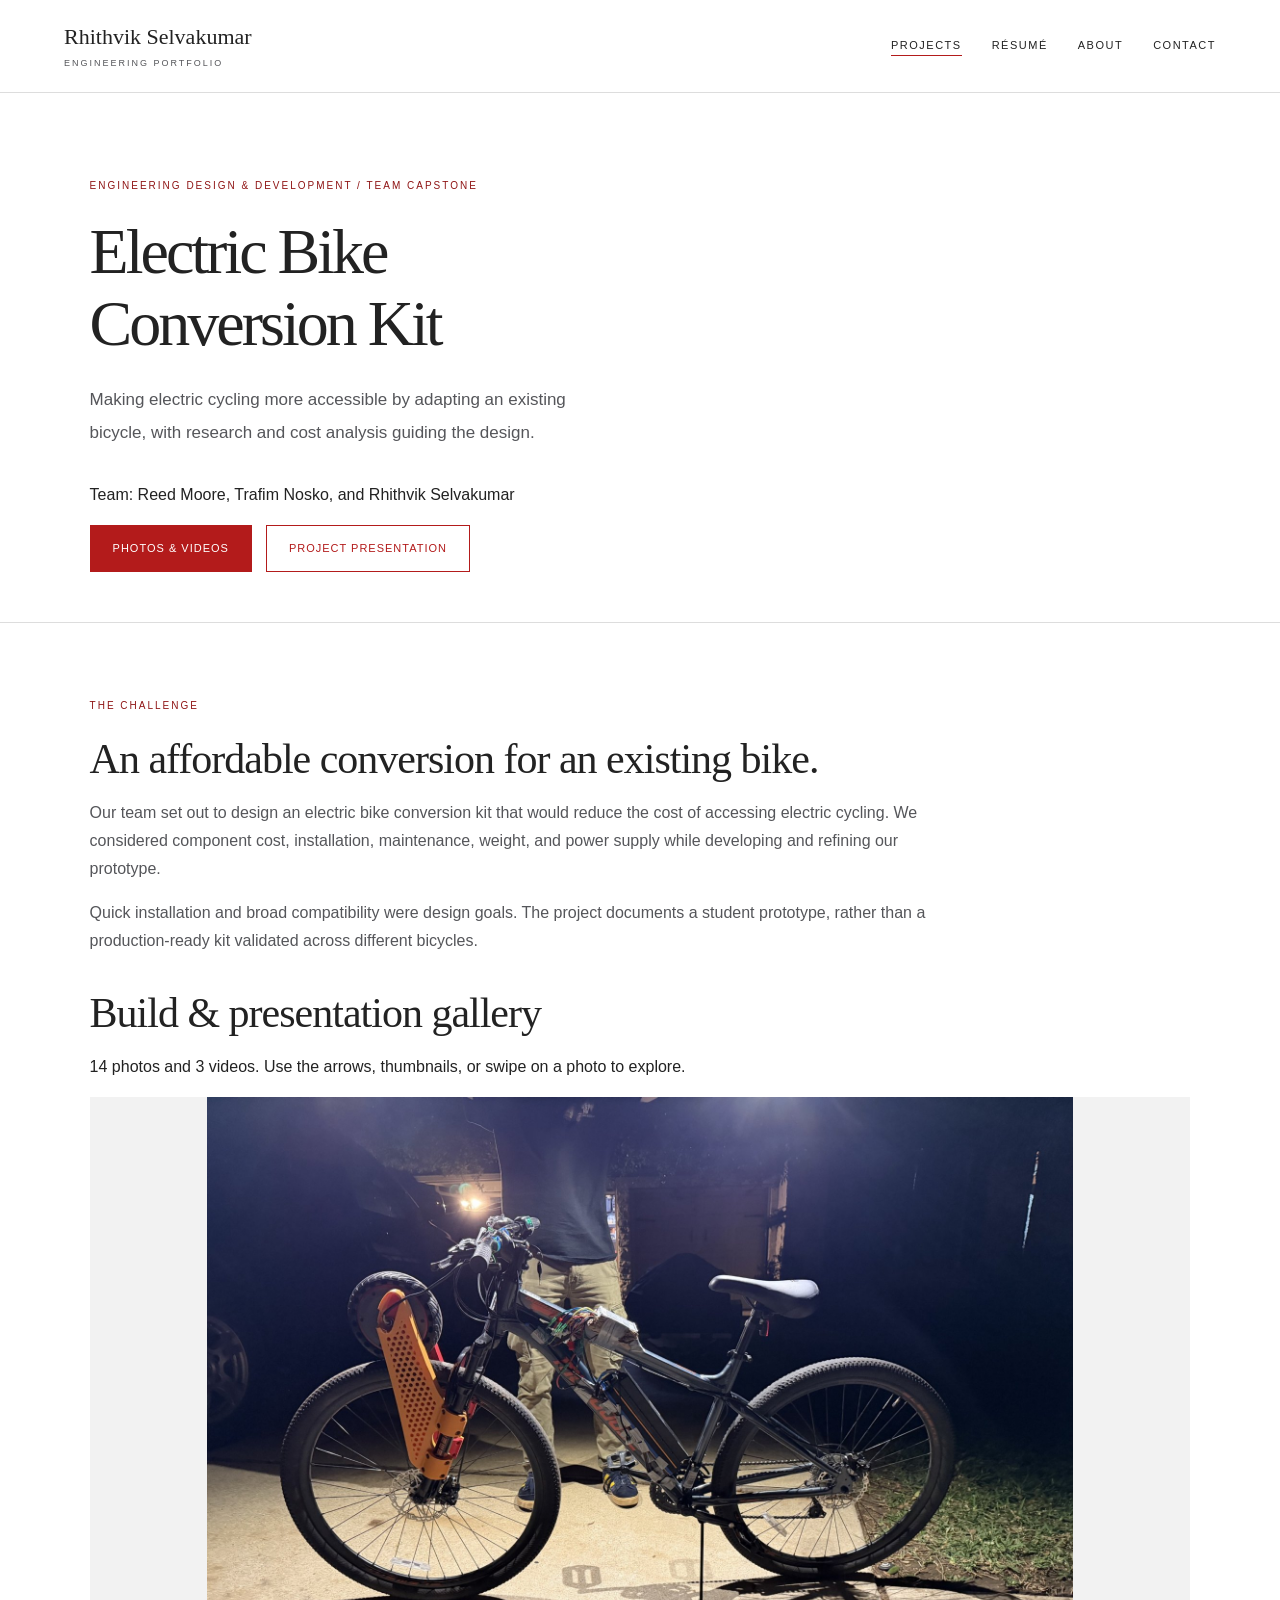
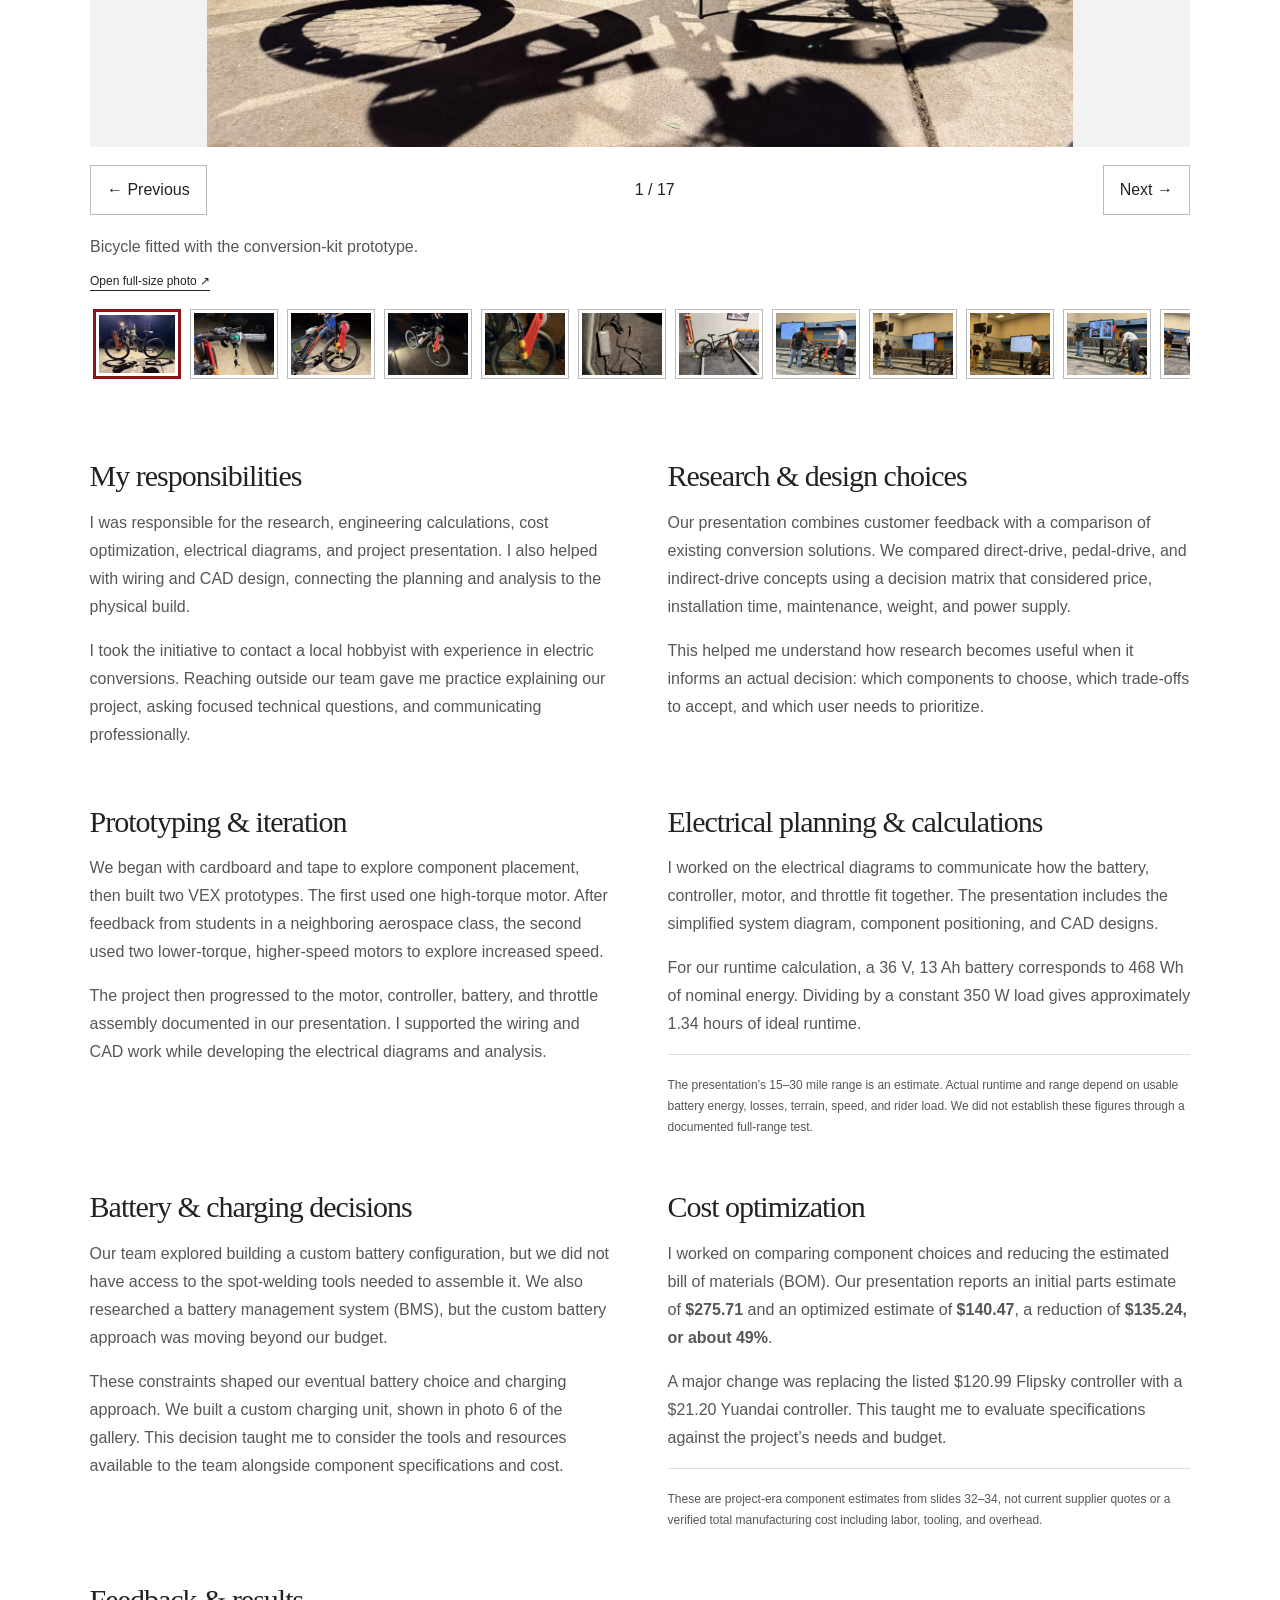
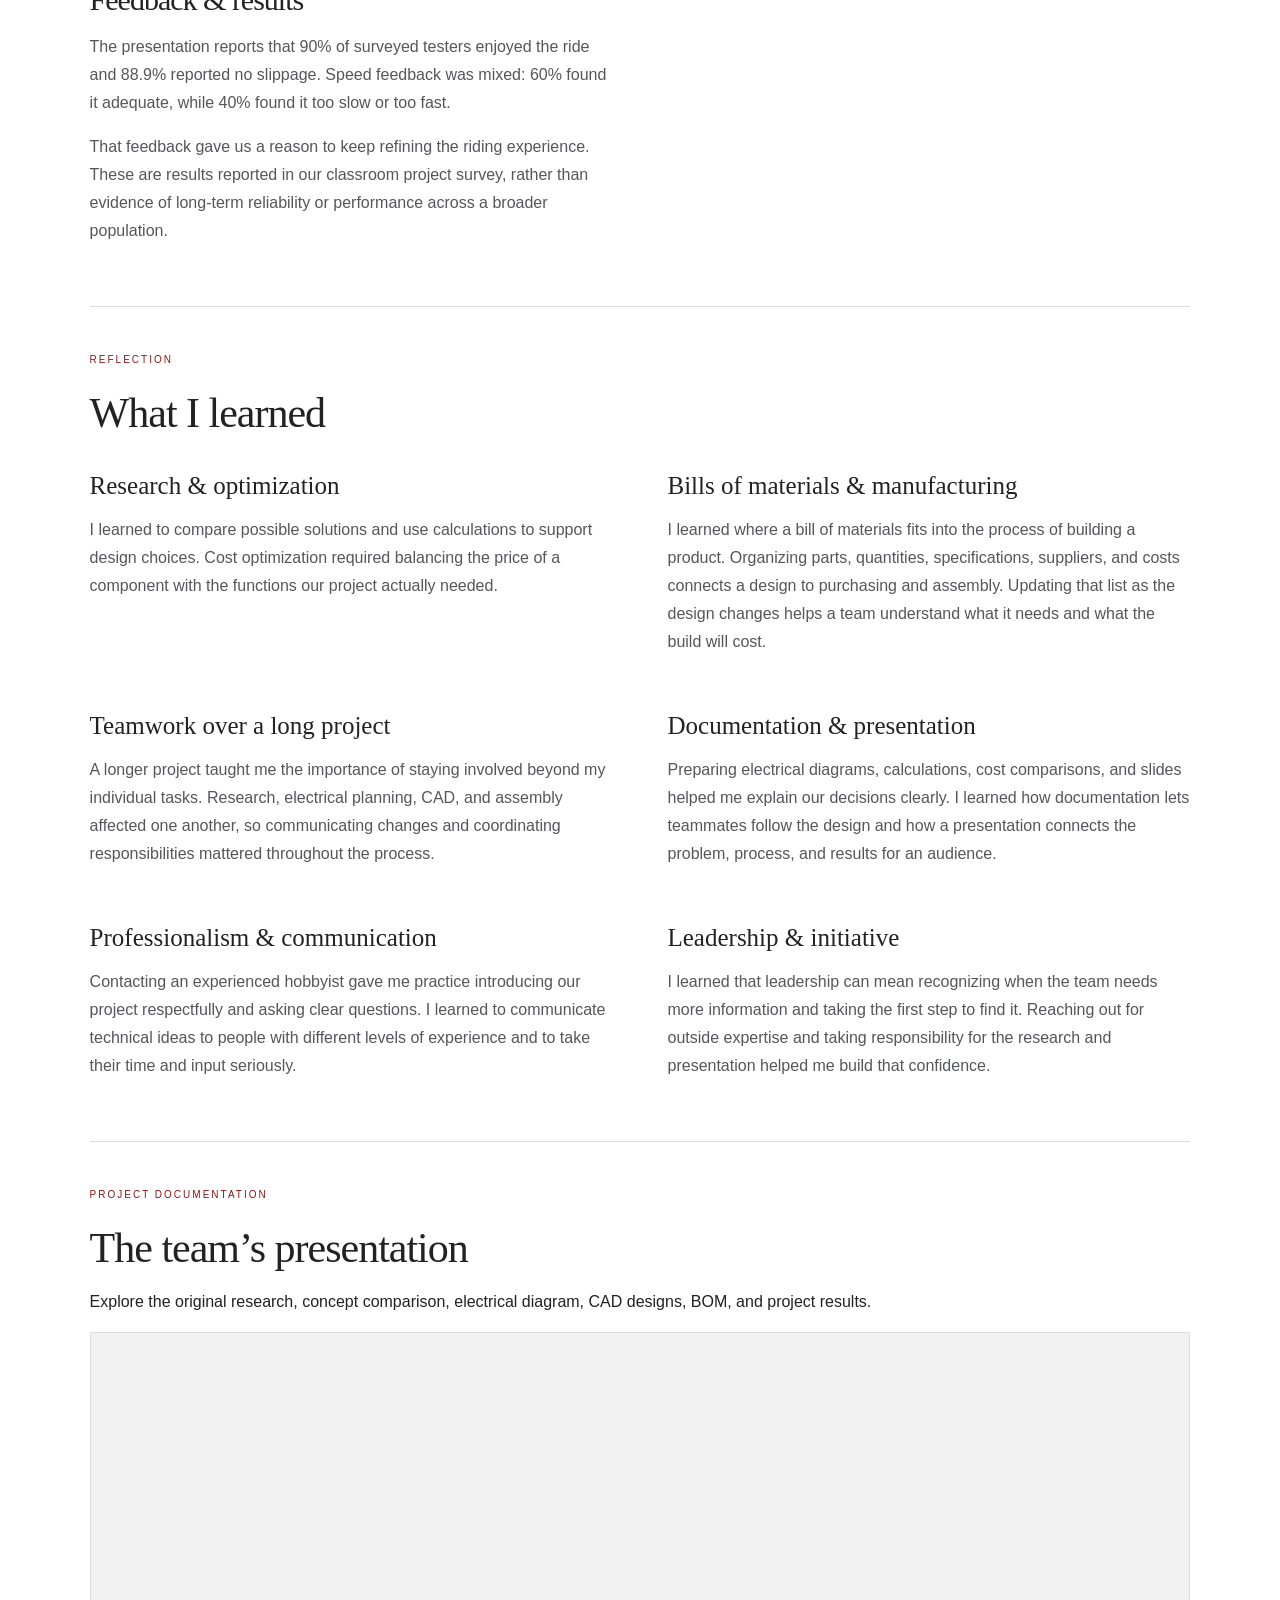
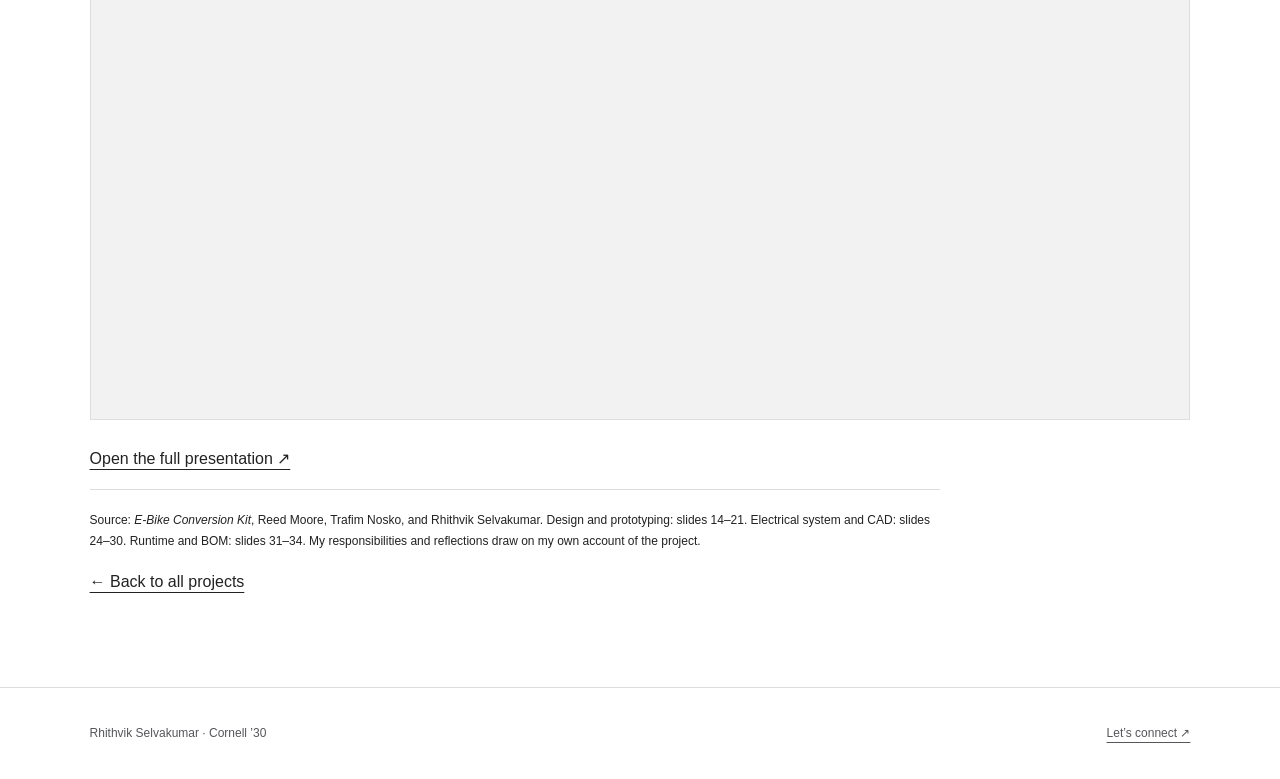
<file: electric-bike.html>
<!DOCTYPE html><html lang="en"><head><meta charset="UTF-8"><meta name="viewport" content="width=device-width,initial-scale=1"><title>Electric Bike Conversion Kit | Rhithvik Selvakumar</title><meta name="description" content="Rhithvik Selvakumar’s engineering portfolio. Cornell University, Class of 2030. Electrical and computer engineering interests, digital circuits, CAD and fabrication."><link rel="stylesheet" href="styles.css?v=cornell-1"><link rel="stylesheet" href="ebike.css?v=cornell-1"></head><body><a class="skip" href="#main">Skip to content</a><header><a class="logo" href="index.html">Rhithvik Selvakumar<span>ENGINEERING PORTFOLIO</span></a><nav aria-label="Main navigation"><a href="projects.html" aria-current="page">Projects</a><a href="resume.html">Résumé</a><a href="about.html">About</a><a href="contact.html">Contact</a></nav></header><main id="main"><section class="intro"><p class="eyebrow">Engineering Design &amp; Development / Team capstone</p><h1>Electric Bike<br>Conversion Kit</h1><p class="lead">Making electric cycling more accessible by adapting an existing bicycle, with research and cost analysis guiding the design.</p><p>Team: Reed Moore, Trafim Nosko, and Rhithvik Selvakumar</p><div class="actions"><a class="button" href="#gallery">Photos &amp; videos</a><a class="button outline" href="#presentation">Project presentation</a></div></section>
<section class="section"><div class="project-summary"><p class="eyebrow">The challenge</p><h2>An affordable conversion for an existing bike.</h2><p>Our team set out to design an electric bike conversion kit that would reduce the cost of accessing electric cycling. We considered component cost, installation, maintenance, weight, and power supply while developing and refining our prototype.</p><p>Quick installation and broad compatibility were design goals. The project documents a student prototype, rather than a production-ready kit validated across different bicycles.</p></div><div id="gallery"><h2>Build &amp; presentation gallery</h2><p>14 photos and 3 videos. Use the arrows, thumbnails, or swipe on a photo to explore.</p><div class="carousel" aria-label="Electric bike project photos and videos" aria-roledescription="carousel" tabindex="0">
<div class="carousel-stage" id="ebike-stage"><img src="images/electric-bike/IMG_2613.jpg" alt="Bicycle fitted with the conversion-kit prototype." id="ebike-image"></div>
<div class="carousel-controls"><button type="button" id="ebike-prev" aria-label="Previous item">← Previous</button><span id="ebike-count" aria-live="polite" aria-atomic="true">1 / 17</span><button type="button" id="ebike-next" aria-label="Next item">Next →</button></div>
<p id="ebike-caption">Bicycle fitted with the conversion-kit prototype.</p><a id="ebike-original" href="images/electric-bike/IMG_2613.jpg" target="_blank" rel="noopener">Open full-size photo ↗</a>
<div id="ebike-thumbs" class="carousel-thumbs" aria-label="Choose a project photo or video"></div></div>
</div>
<div class="case-study"><article><h2>My responsibilities</h2><p>I was responsible for the research, engineering calculations, cost optimization, electrical diagrams, and project presentation. I also helped with wiring and CAD design, connecting the planning and analysis to the physical build.</p><p>I took the initiative to contact a local hobbyist with experience in electric conversions. Reaching outside our team gave me practice explaining our project, asking focused technical questions, and communicating professionally.</p></article>
<article><h2>Research &amp; design choices</h2><p>Our presentation combines customer feedback with a comparison of existing conversion solutions. We compared direct-drive, pedal-drive, and indirect-drive concepts using a decision matrix that considered price, installation time, maintenance, weight, and power supply.</p><p>This helped me understand how research becomes useful when it informs an actual decision: which components to choose, which trade-offs to accept, and which user needs to prioritize.</p></article>
<article><h2>Prototyping &amp; iteration</h2><p>We began with cardboard and tape to explore component placement, then built two VEX prototypes. The first used one high-torque motor. After feedback from students in a neighboring aerospace class, the second used two lower-torque, higher-speed motors to explore increased speed.</p><p>The project then progressed to the motor, controller, battery, and throttle assembly documented in our presentation. I supported the wiring and CAD work while developing the electrical diagrams and analysis.</p></article>
<article><h2>Electrical planning &amp; calculations</h2><p>I worked on the electrical diagrams to communicate how the battery, controller, motor, and throttle fit together. The presentation includes the simplified system diagram, component positioning, and CAD designs.</p><p>For our runtime calculation, a 36 V, 13 Ah battery corresponds to 468 Wh of nominal energy. Dividing by a constant 350 W load gives approximately 1.34 hours of ideal runtime.</p><p class="note">The presentation’s 15–30 mile range is an estimate. Actual runtime and range depend on usable battery energy, losses, terrain, speed, and rider load. We did not establish these figures through a documented full-range test.</p></article>
<article><h2>Battery &amp; charging decisions</h2><p>Our team explored building a custom battery configuration, but we did not have access to the spot-welding tools needed to assemble it. We also researched a battery management system (BMS), but the custom battery approach was moving beyond our budget.</p><p>These constraints shaped our eventual battery choice and charging approach. We built a custom charging unit, shown in photo 6 of the gallery. This decision taught me to consider the tools and resources available to the team alongside component specifications and cost.</p></article>
<article><h2>Cost optimization</h2><p>I worked on comparing component choices and reducing the estimated bill of materials (BOM). Our presentation reports an initial parts estimate of <strong>$275.71</strong> and an optimized estimate of <strong>$140.47</strong>, a reduction of <strong>$135.24, or about 49%</strong>.</p><p>A major change was replacing the listed $120.99 Flipsky controller with a $21.20 Yuandai controller. This taught me to evaluate specifications against the project’s needs and budget.</p><p class="note">These are project-era component estimates from slides 32–34, not current supplier quotes or a verified total manufacturing cost including labor, tooling, and overhead.</p></article>
<article><h2>Feedback &amp; results</h2><p>The presentation reports that 90% of surveyed testers enjoyed the ride and 88.9% reported no slippage. Speed feedback was mixed: 60% found it adequate, while 40% found it too slow or too fast.</p><p>That feedback gave us a reason to keep refining the riding experience. These are results reported in our classroom project survey, rather than evidence of long-term reliability or performance across a broader population.</p></article></div>
<div class="learning"><p class="eyebrow">Reflection</p><h2>What I learned</h2><div class="case-study">
<article><h3>Research &amp; optimization</h3><p>I learned to compare possible solutions and use calculations to support design choices. Cost optimization required balancing the price of a component with the functions our project actually needed.</p></article>
<article><h3>Bills of materials &amp; manufacturing</h3><p>I learned where a bill of materials fits into the process of building a product. Organizing parts, quantities, specifications, suppliers, and costs connects a design to purchasing and assembly. Updating that list as the design changes helps a team understand what it needs and what the build will cost.</p></article>
<article><h3>Teamwork over a long project</h3><p>A longer project taught me the importance of staying involved beyond my individual tasks. Research, electrical planning, CAD, and assembly affected one another, so communicating changes and coordinating responsibilities mattered throughout the process.</p></article>
<article><h3>Documentation &amp; presentation</h3><p>Preparing electrical diagrams, calculations, cost comparisons, and slides helped me explain our decisions clearly. I learned how documentation lets teammates follow the design and how a presentation connects the problem, process, and results for an audience.</p></article>
<article><h3>Professionalism &amp; communication</h3><p>Contacting an experienced hobbyist gave me practice introducing our project respectfully and asking clear questions. I learned to communicate technical ideas to people with different levels of experience and to take their time and input seriously.</p></article>
<article><h3>Leadership &amp; initiative</h3><p>I learned that leadership can mean recognizing when the team needs more information and taking the first step to find it. Reaching out for outside expertise and taking responsibility for the research and presentation helped me build that confidence.</p></article></div></div>
<section id="presentation"><p class="eyebrow">Project documentation</p><h2>The team’s presentation</h2><p>Explore the original research, concept comparison, electrical diagram, CAD designs, BOM, and project results.</p><iframe title="E-Bike Conversion Kit team presentation" src="https://docs.google.com/presentation/d/1rNLBCgWvsymWU-ap4hOmGUNLdd5aotXvLsIW-12y4vY/embed?start=false&amp;loop=false" loading="lazy" allowfullscreen></iframe><p><a href="https://docs.google.com/presentation/d/1rNLBCgWvsymWU-ap4hOmGUNLdd5aotXvLsIW-12y4vY/view" target="_blank" rel="noopener">Open the full presentation ↗</a></p><p class="note">Source: <cite>E-Bike Conversion Kit</cite>, Reed Moore, Trafim Nosko, and Rhithvik Selvakumar. Design and prototyping: slides 14–21. Electrical system and CAD: slides 24–30. Runtime and BOM: slides 31–34. My responsibilities and reflections draw on my own account of the project.</p></section><p><a href="projects.html">← Back to all projects</a></p></section><script src="ebike-media.js?v=2"></script><script src="ebike-carousel.js?v=1"></script></main><footer><span>Rhithvik Selvakumar · Cornell ’30</span><a href="mailto:rhithvikselvakumar@gmail.com">Let’s connect ↗</a></footer></body></html>
</file>
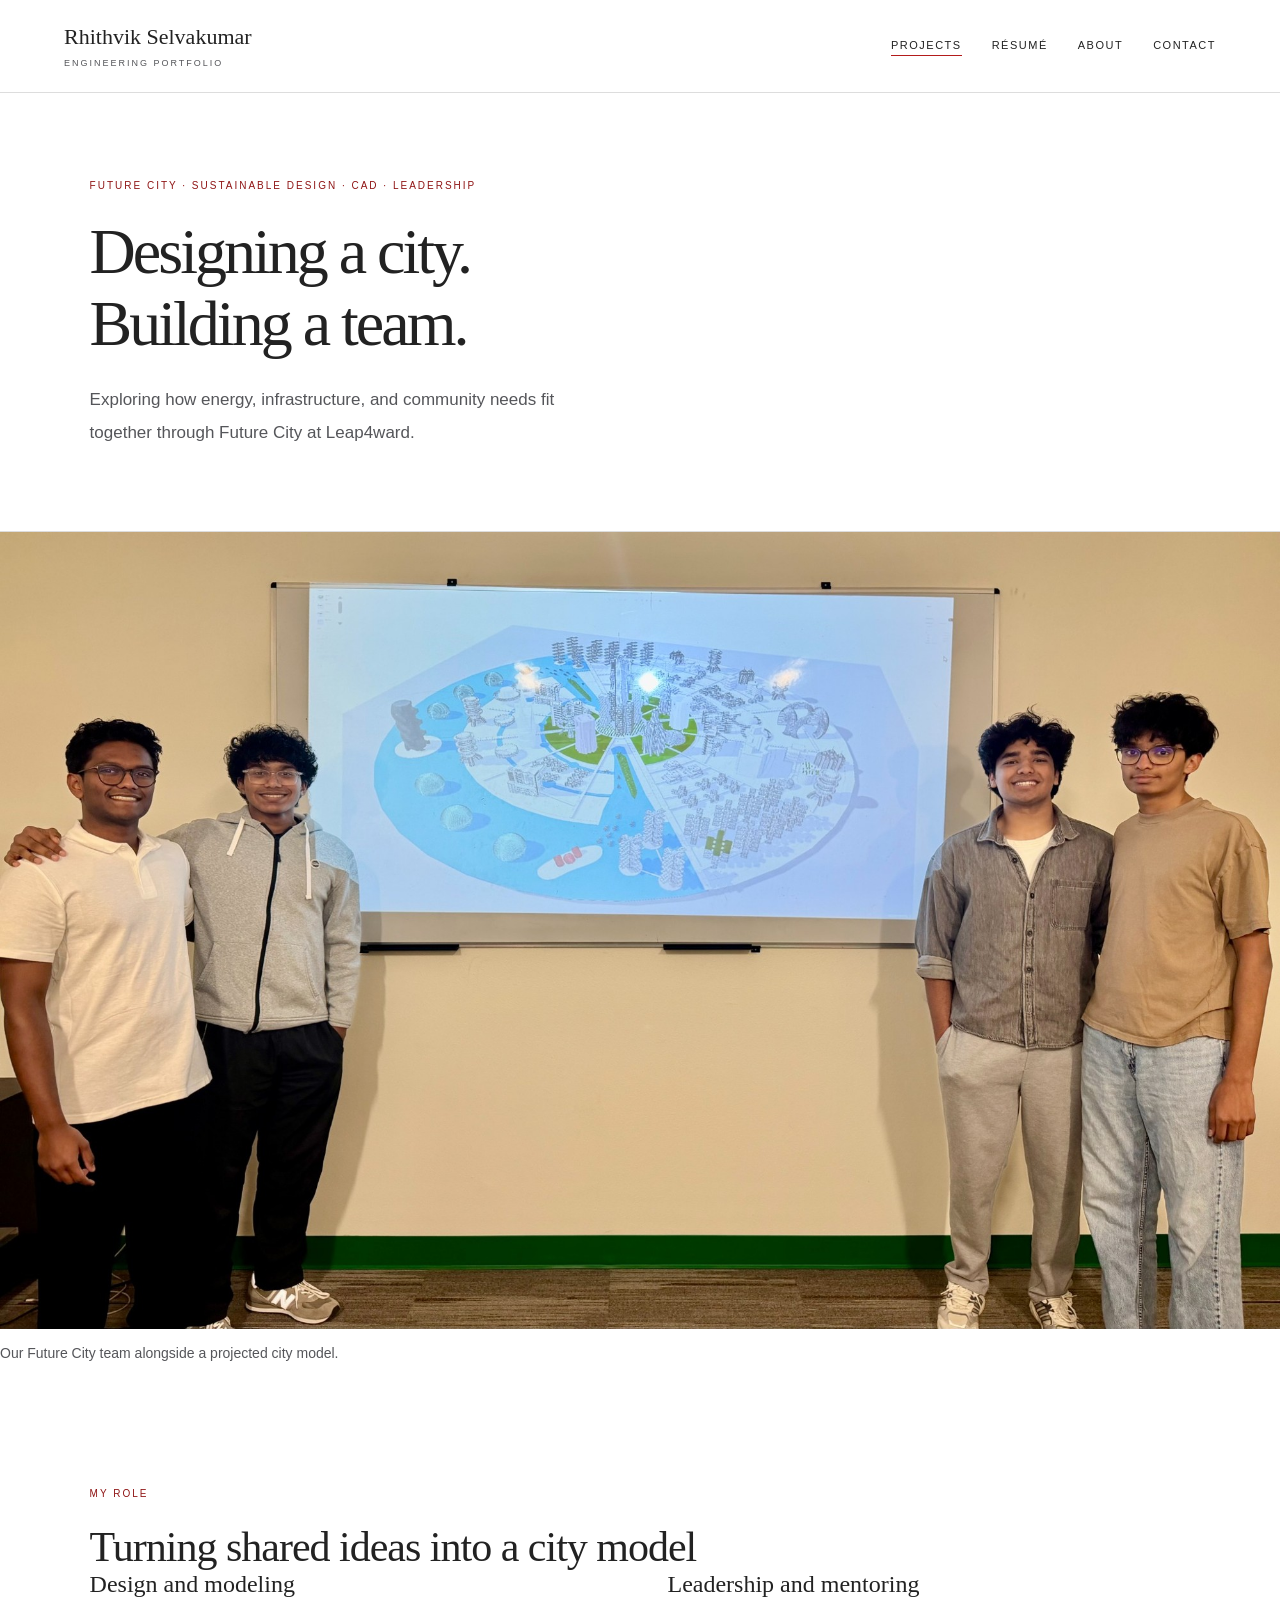
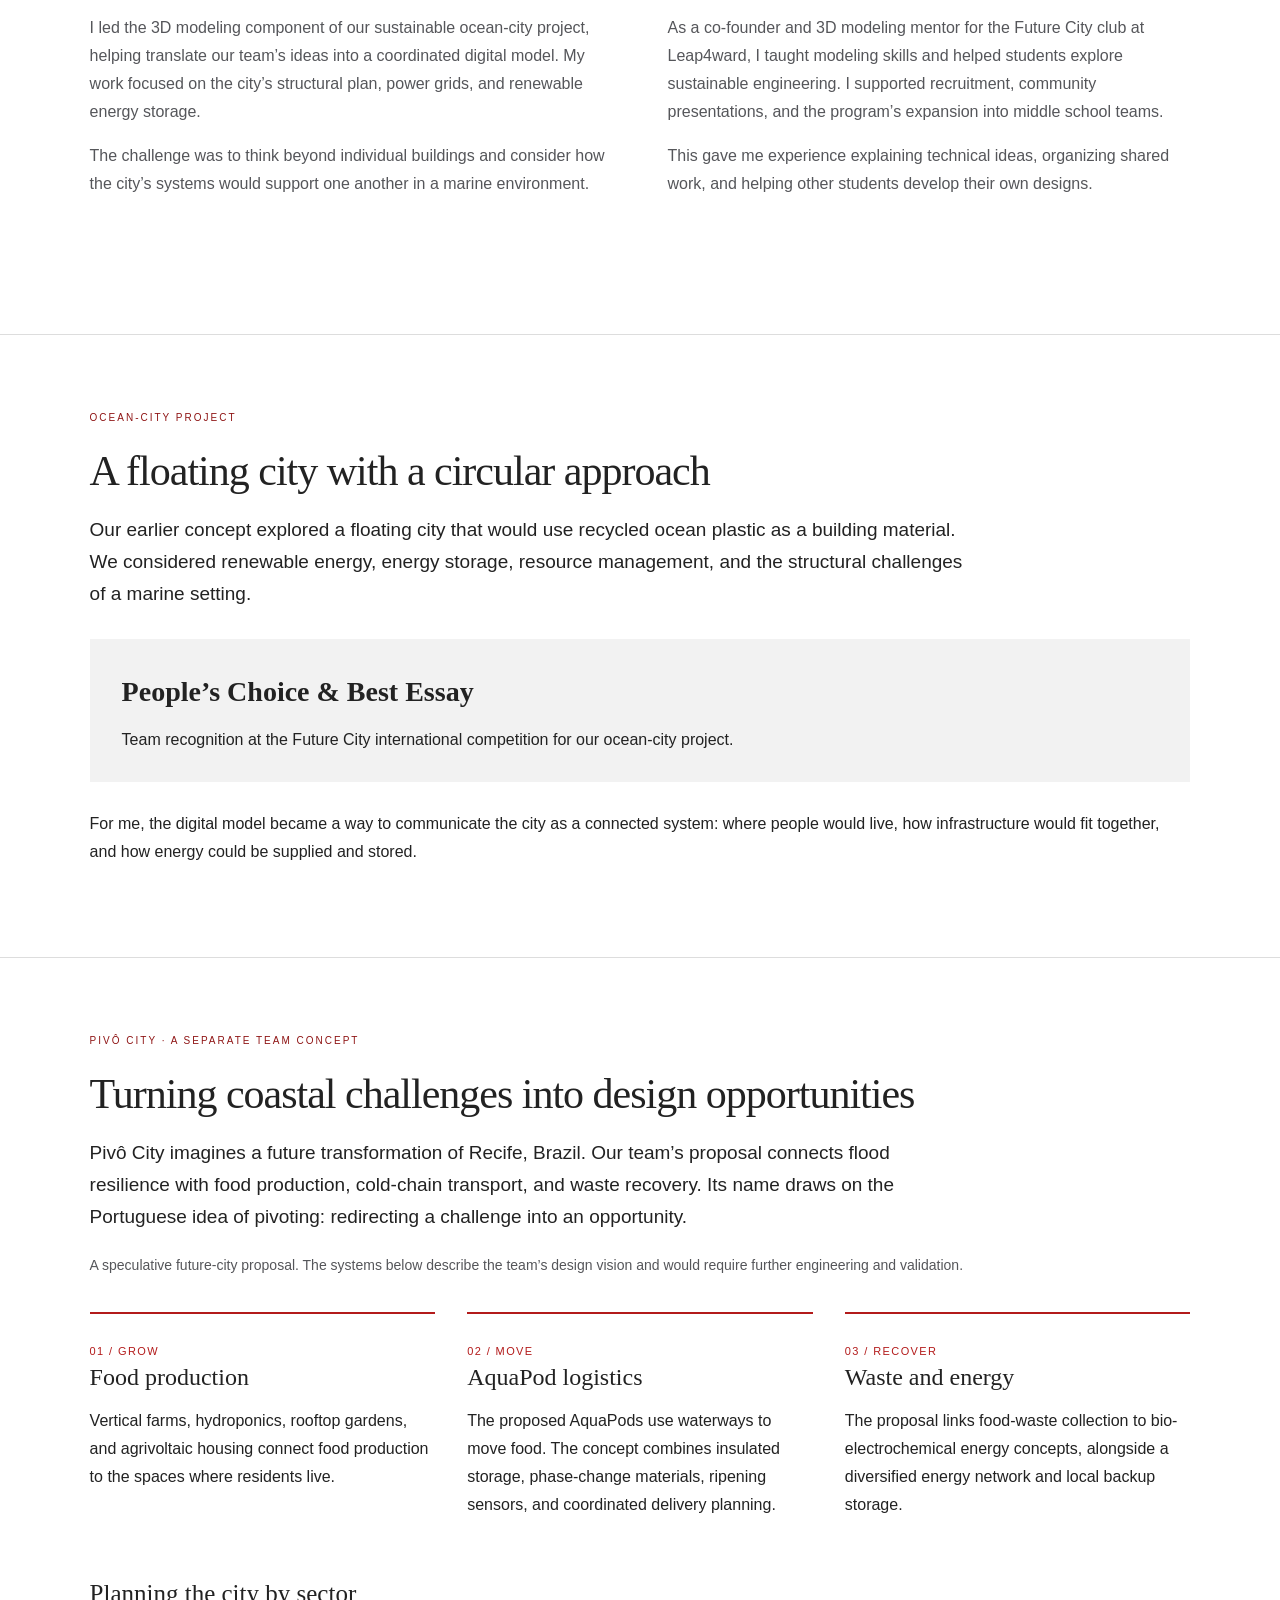
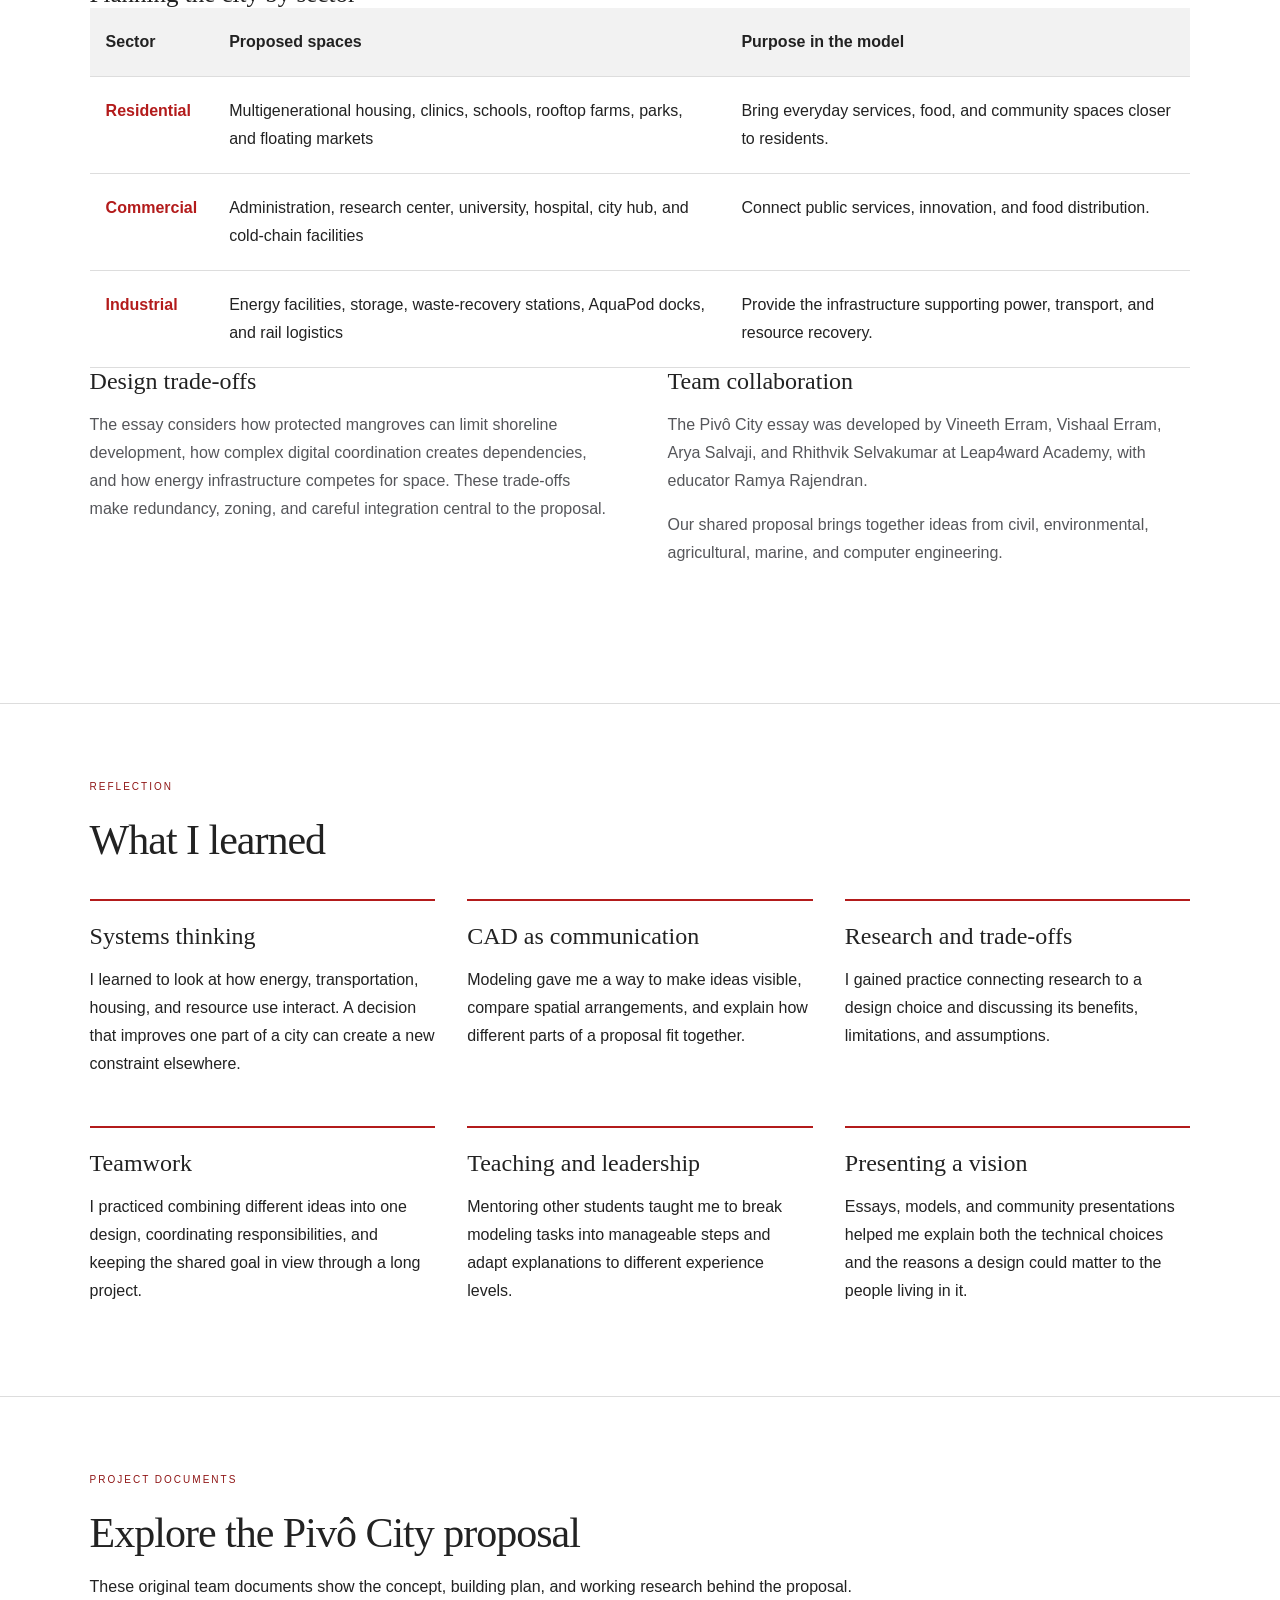
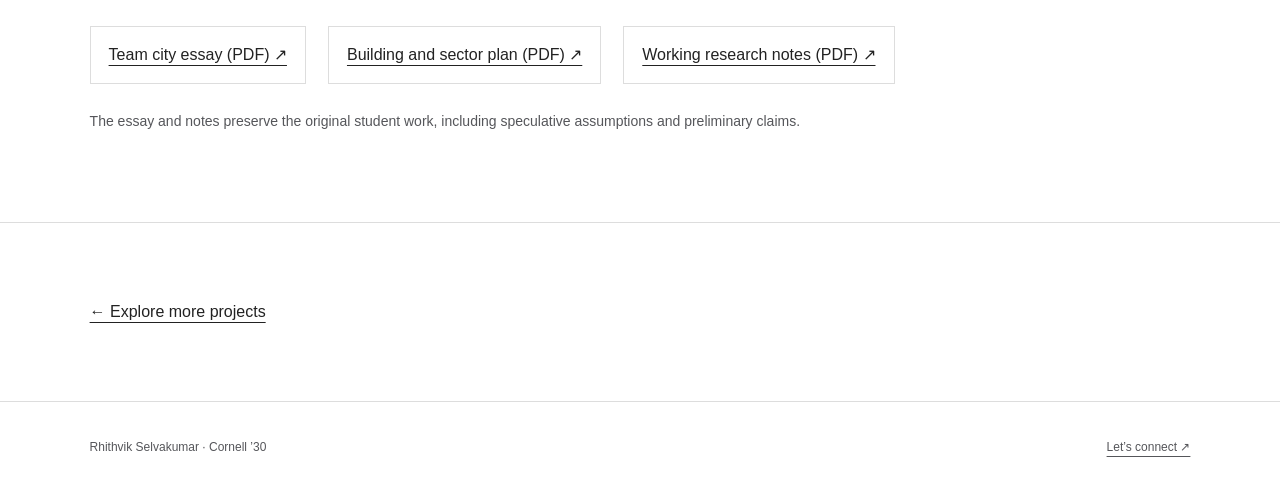
<file: future-city.html>
<!DOCTYPE html><html lang="en"><head><meta charset="UTF-8"><meta name="viewport" content="width=device-width,initial-scale=1"><title>Future City | Rhithvik Selvakumar</title><meta name="description" content="Future City projects, 3D modeling, sustainable city design, and student leadership by Rhithvik Selvakumar."><link rel="stylesheet" href="styles.css?v=cornell-1"><link rel="stylesheet" href="future-city.css?v=cornell-1"></head><body><a class="skip" href="#main">Skip to content</a><header><a class="logo" href="index.html">Rhithvik Selvakumar<span>ENGINEERING PORTFOLIO</span></a><nav aria-label="Main navigation"><a href="projects.html" aria-current="page">Projects</a><a href="resume.html">Résumé</a><a href="about.html">About</a><a href="contact.html">Contact</a></nav></header><main id="main"><section class="intro"><p class="eyebrow">Future City · Sustainable design · CAD · Leadership</p><h1>Designing a city.<br>Building a team.</h1><p class="lead">Exploring how energy, infrastructure, and community needs fit together through Future City at Leap4ward.</p></section>
<figure class="fc-hero"><img src="images/future-city/team-model.jpg" alt="Four team members standing beside a projected 3D city model with buildings, waterways, and green spaces"><figcaption>Our Future City team alongside a projected city model.</figcaption></figure>
<section class="section"><p class="eyebrow">My role</p><h2>Turning shared ideas into a city model</h2><div class="case-study"><article><h3>Design and modeling</h3><p>I led the 3D modeling component of our sustainable ocean-city project, helping translate our team’s ideas into a coordinated digital model. My work focused on the city’s structural plan, power grids, and renewable energy storage.</p><p>The challenge was to think beyond individual buildings and consider how the city’s systems would support one another in a marine environment.</p></article><article><h3>Leadership and mentoring</h3><p>As a co-founder and 3D modeling mentor for the Future City club at Leap4ward, I taught modeling skills and helped students explore sustainable engineering. I supported recruitment, community presentations, and the program’s expansion into middle school teams.</p><p>This gave me experience explaining technical ideas, organizing shared work, and helping other students develop their own designs.</p></article></div></section>
<section class="section"><p class="eyebrow">Ocean-city project</p><h2>A floating city with a circular approach</h2><p class="fc-lead">Our earlier concept explored a floating city that would use recycled ocean plastic as a building material. We considered renewable energy, energy storage, resource management, and the structural challenges of a marine setting.</p><div class="fc-award"><strong>People’s Choice &amp; Best Essay</strong><span>Team recognition at the Future City international competition for our ocean-city project.</span></div><p>For me, the digital model became a way to communicate the city as a connected system: where people would live, how infrastructure would fit together, and how energy could be supplied and stored.</p></section>
<section class="section" id="pivo"><p class="eyebrow">Pivô City · A separate team concept</p><h2>Turning coastal challenges into design opportunities</h2><p class="fc-lead">Pivô City imagines a future transformation of Recife, Brazil. Our team’s proposal connects flood resilience with food production, cold-chain transport, and waste recovery. Its name draws on the Portuguese idea of pivoting: redirecting a challenge into an opportunity.</p><p class="fc-note">A speculative future-city proposal. The systems below describe the team’s design vision and would require further engineering and validation.</p><div class="fc-grid"><article><span>01 / GROW</span><h3>Food production</h3><p>Vertical farms, hydroponics, rooftop gardens, and agrivoltaic housing connect food production to the spaces where residents live.</p></article><article><span>02 / MOVE</span><h3>AquaPod logistics</h3><p>The proposed AquaPods use waterways to move food. The concept combines insulated storage, phase-change materials, ripening sensors, and coordinated delivery planning.</p></article><article><span>03 / RECOVER</span><h3>Waste and energy</h3><p>The proposal links food-waste collection to bio-electrochemical energy concepts, alongside a diversified energy network and local backup storage.</p></article></div>
<h3 class="fc-subhead">Planning the city by sector</h3><div class="fc-table"><table><thead><tr><th scope="col">Sector</th><th scope="col">Proposed spaces</th><th scope="col">Purpose in the model</th></tr></thead><tbody><tr><th scope="row">Residential</th><td>Multigenerational housing, clinics, schools, rooftop farms, parks, and floating markets</td><td>Bring everyday services, food, and community spaces closer to residents.</td></tr><tr><th scope="row">Commercial</th><td>Administration, research center, university, hospital, city hub, and cold-chain facilities</td><td>Connect public services, innovation, and food distribution.</td></tr><tr><th scope="row">Industrial</th><td>Energy facilities, storage, waste-recovery stations, AquaPod docks, and rail logistics</td><td>Provide the infrastructure supporting power, transport, and resource recovery.</td></tr></tbody></table></div>
<div class="case-study"><article><h3>Design trade-offs</h3><p>The essay considers how protected mangroves can limit shoreline development, how complex digital coordination creates dependencies, and how energy infrastructure competes for space. These trade-offs make redundancy, zoning, and careful integration central to the proposal.</p></article><article><h3>Team collaboration</h3><p>The Pivô City essay was developed by Vineeth Erram, Vishaal Erram, Arya Salvaji, and Rhithvik Selvakumar at Leap4ward Academy, with educator Ramya Rajendran.</p><p>Our shared proposal brings together ideas from civil, environmental, agricultural, marine, and computer engineering.</p></article></div></section>
<section class="section" id="learning"><p class="eyebrow">Reflection</p><h2>What I learned</h2><div class="fc-grid"><article><h3>Systems thinking</h3><p>I learned to look at how energy, transportation, housing, and resource use interact. A decision that improves one part of a city can create a new constraint elsewhere.</p></article><article><h3>CAD as communication</h3><p>Modeling gave me a way to make ideas visible, compare spatial arrangements, and explain how different parts of a proposal fit together.</p></article><article><h3>Research and trade-offs</h3><p>I gained practice connecting research to a design choice and discussing its benefits, limitations, and assumptions.</p></article><article><h3>Teamwork</h3><p>I practiced combining different ideas into one design, coordinating responsibilities, and keeping the shared goal in view through a long project.</p></article><article><h3>Teaching and leadership</h3><p>Mentoring other students taught me to break modeling tasks into manageable steps and adapt explanations to different experience levels.</p></article><article><h3>Presenting a vision</h3><p>Essays, models, and community presentations helped me explain both the technical choices and the reasons a design could matter to the people living in it.</p></article></div></section>
<section class="section"><p class="eyebrow">Project documents</p><h2>Explore the Pivô City proposal</h2><p>These original team documents show the concept, building plan, and working research behind the proposal.</p><div class="fc-docs"><a href="documents/future-city/pivo-city-essay.pdf">Team city essay (PDF) ↗</a><a href="documents/future-city/model-buildings.pdf">Building and sector plan (PDF) ↗</a><a href="documents/future-city/research-notes.pdf">Working research notes (PDF) ↗</a></div><p class="fc-note">The essay and notes preserve the original student work, including speculative assumptions and preliminary claims.</p></section><section class="section"><a href="projects.html">← Explore more projects</a></section></main><footer><span>Rhithvik Selvakumar · Cornell ’30</span><a href="mailto:rhithvikselvakumar@gmail.com">Let’s connect ↗</a></footer></body></html>
</file>
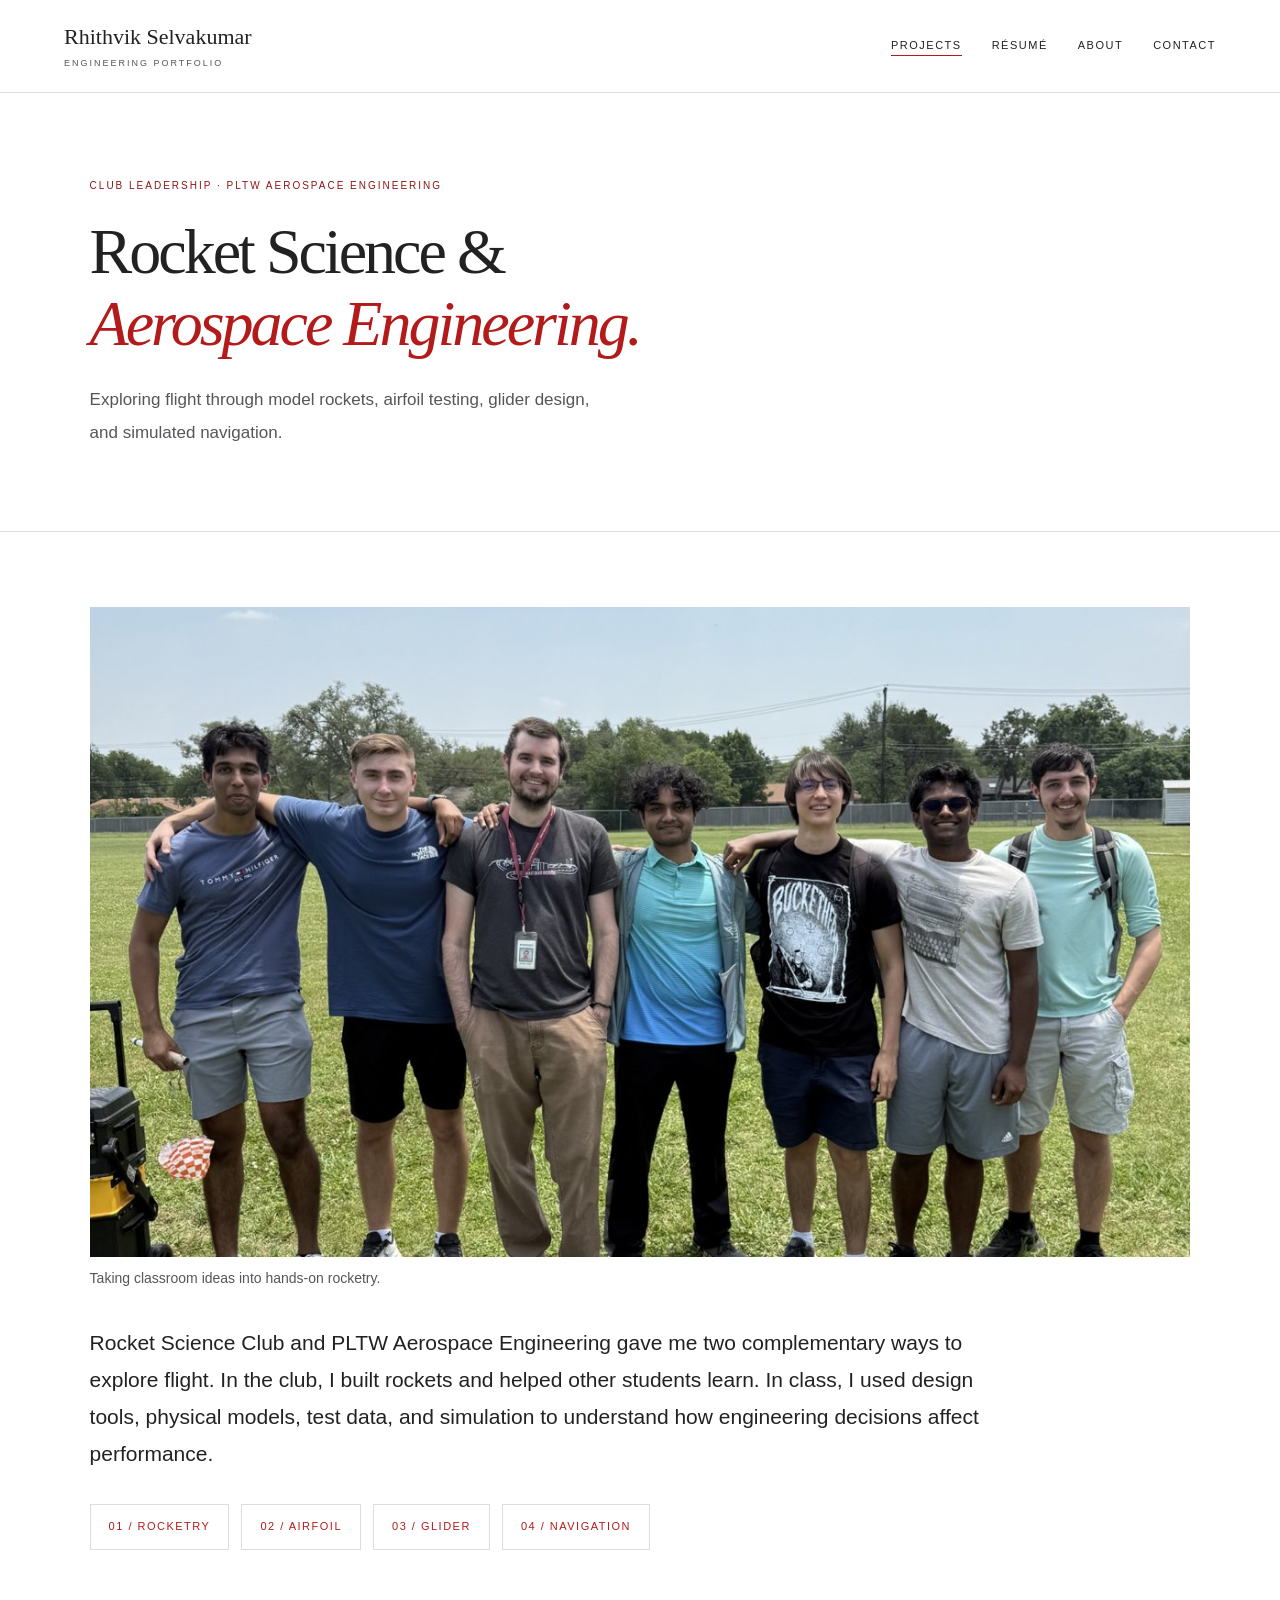
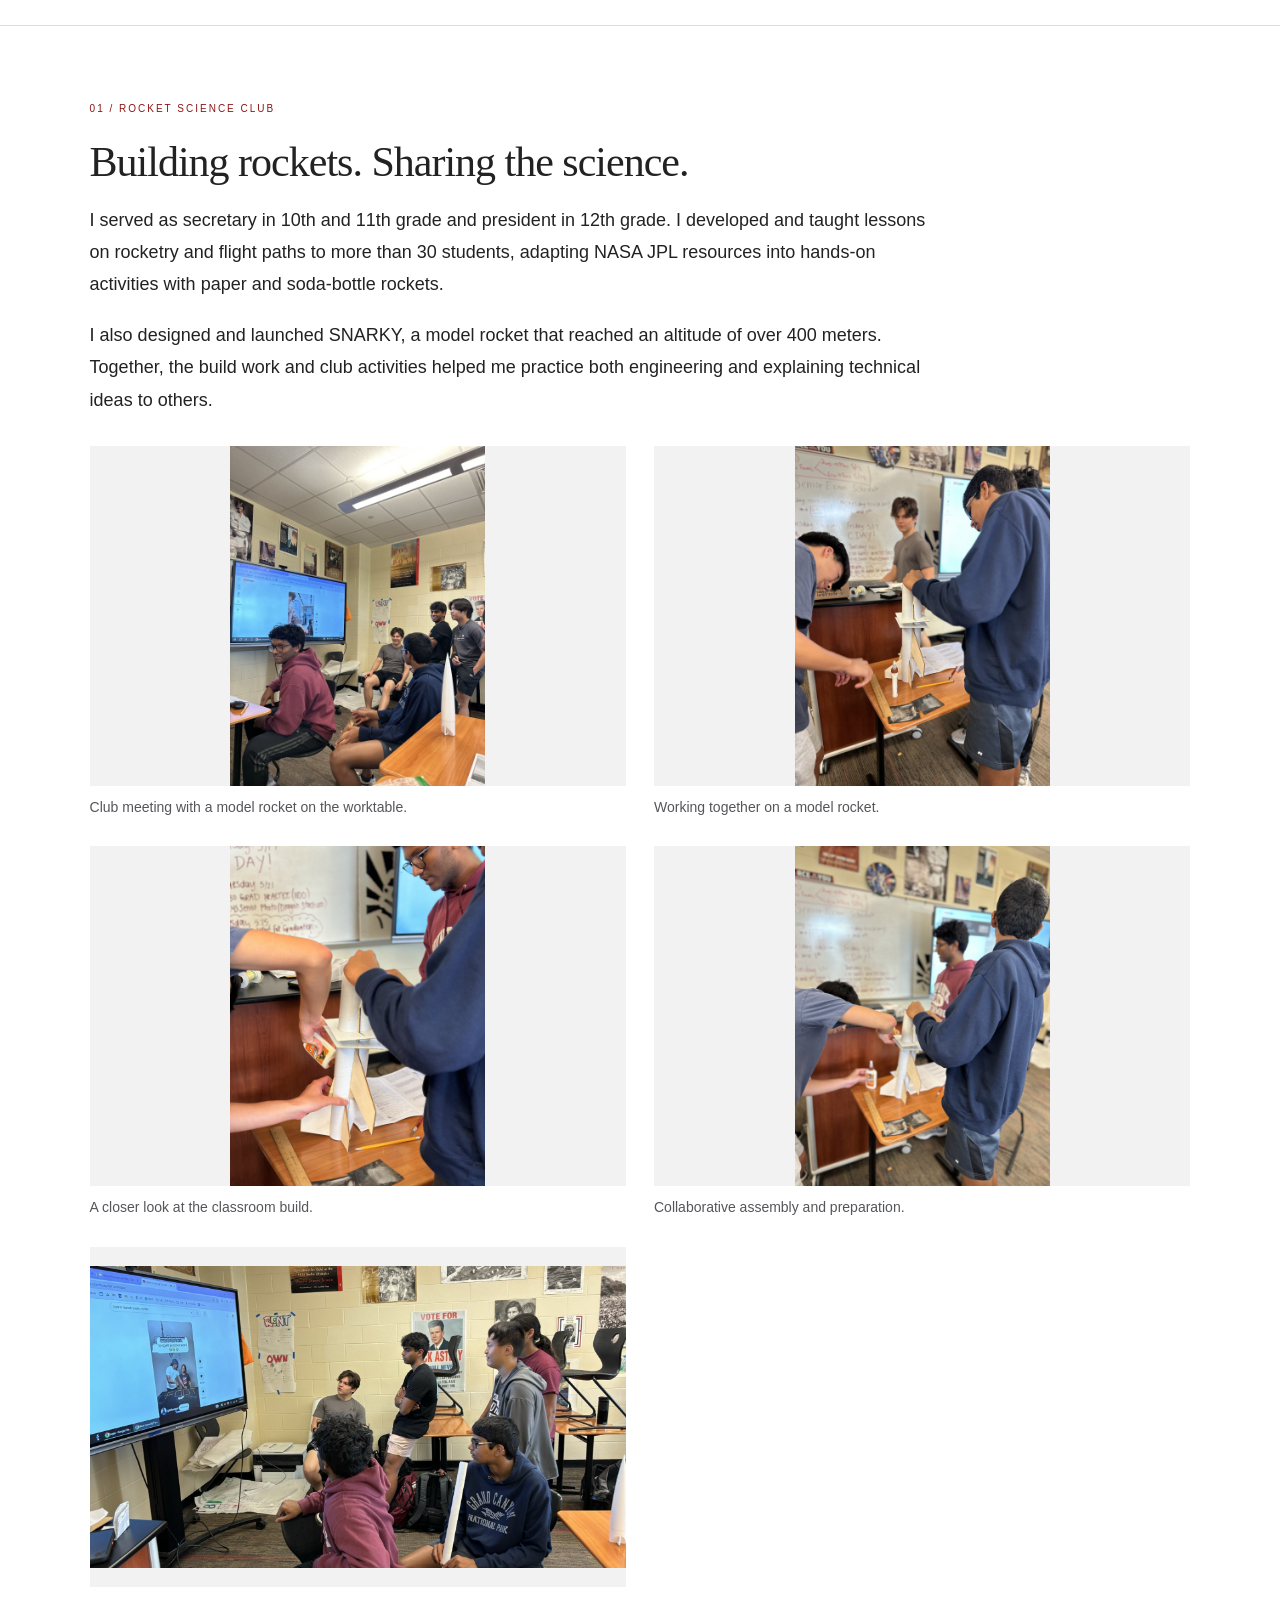
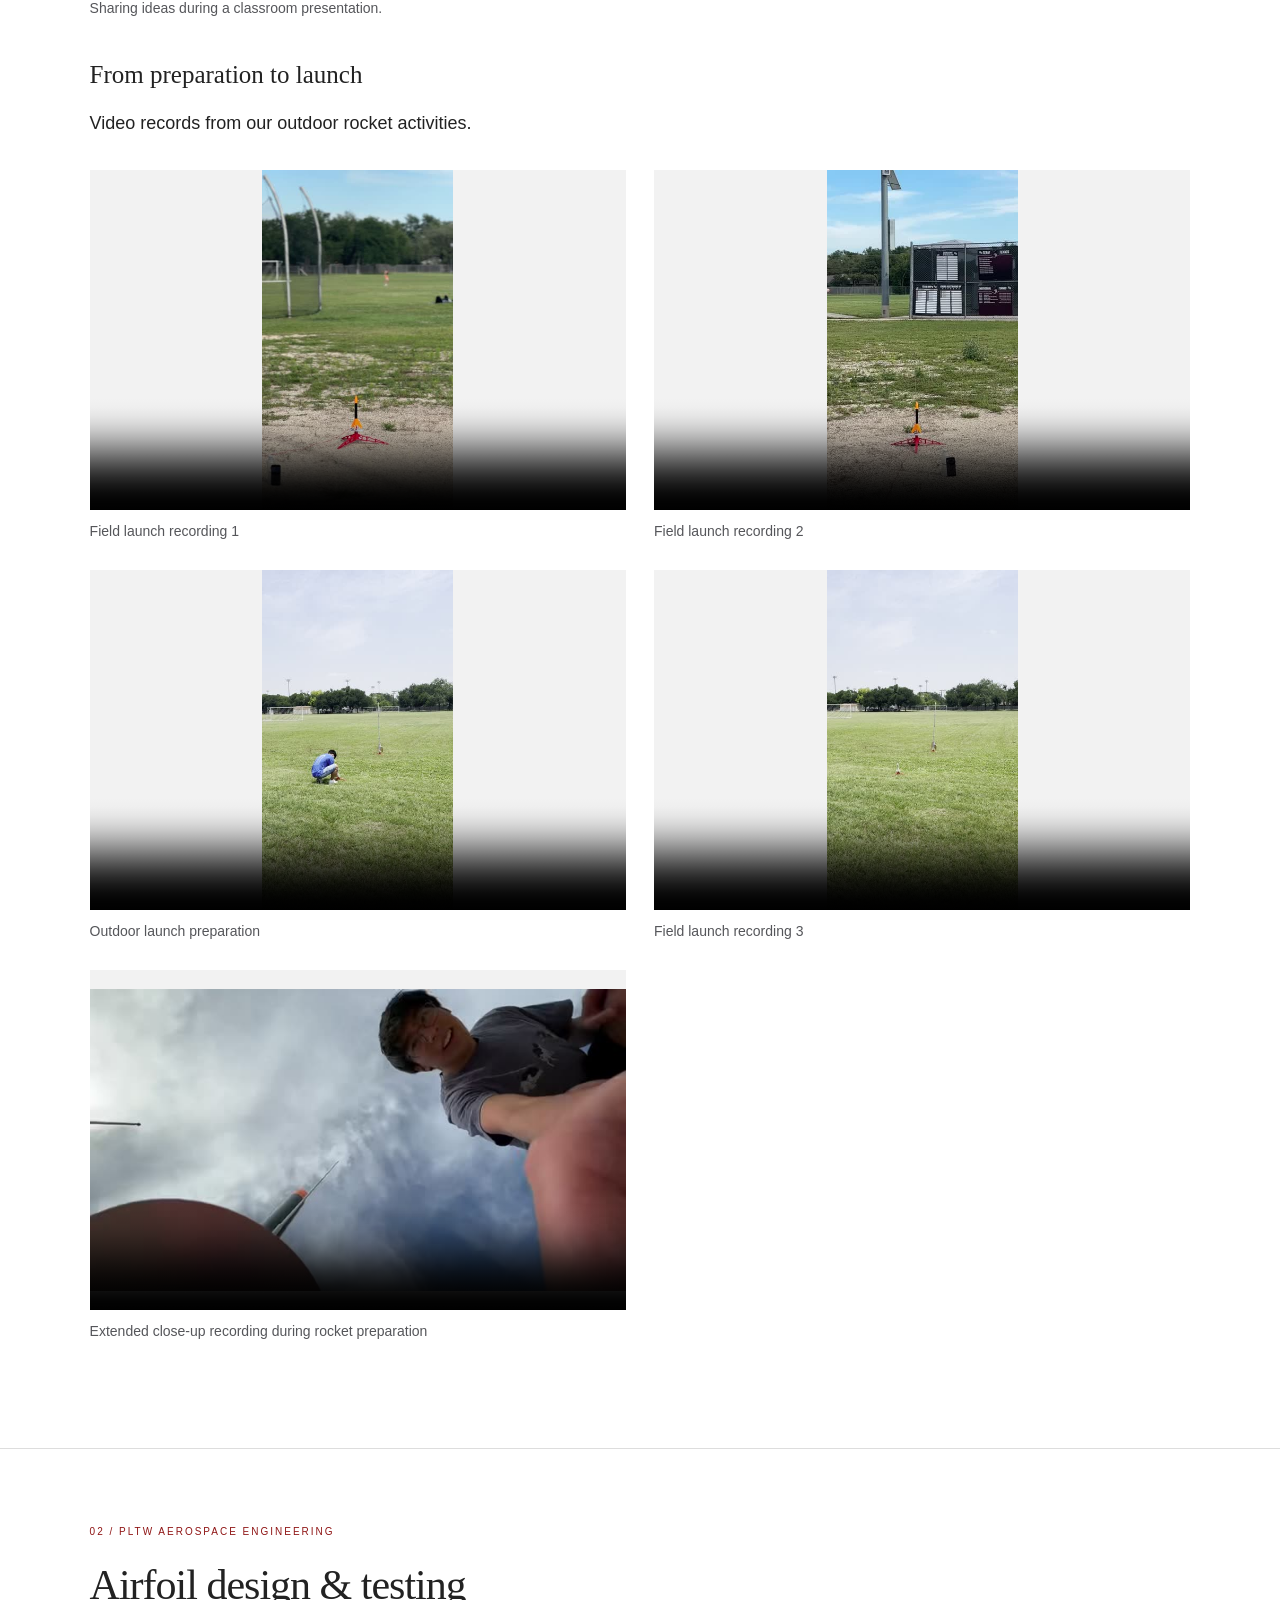
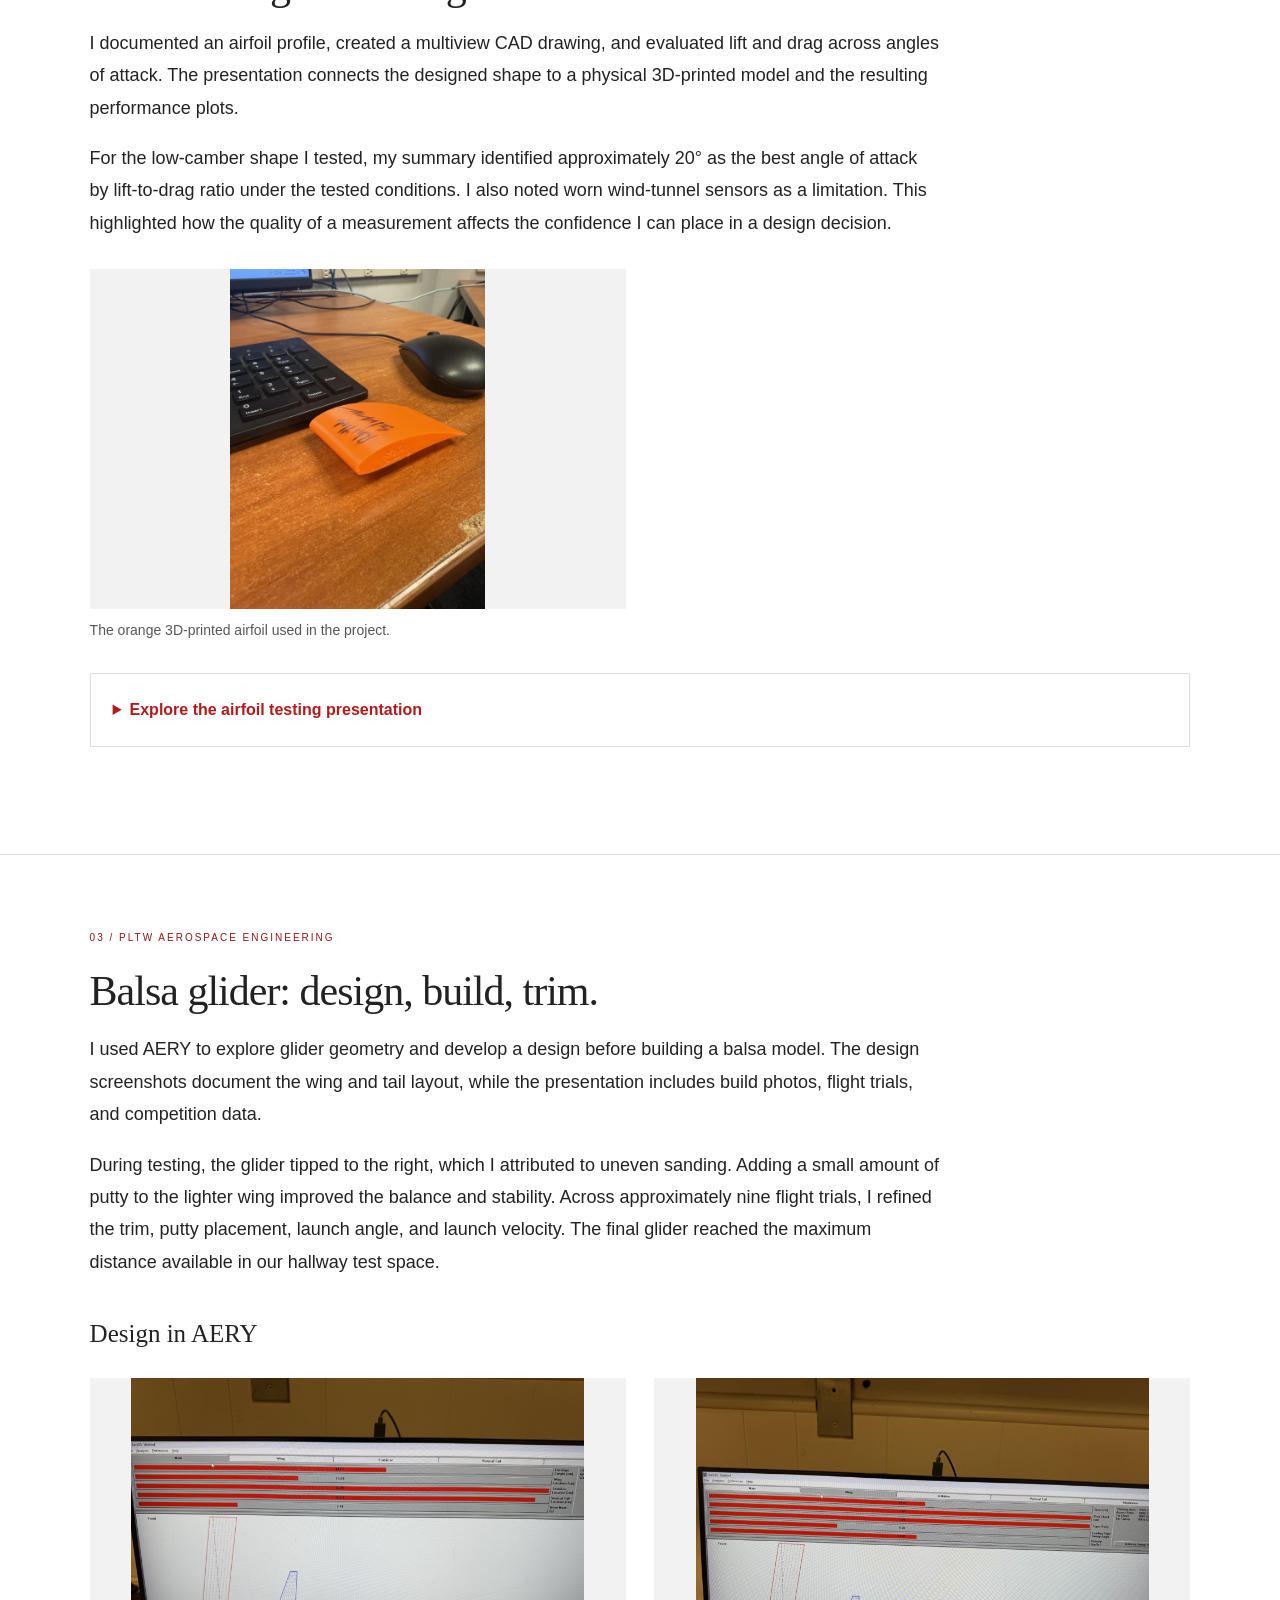
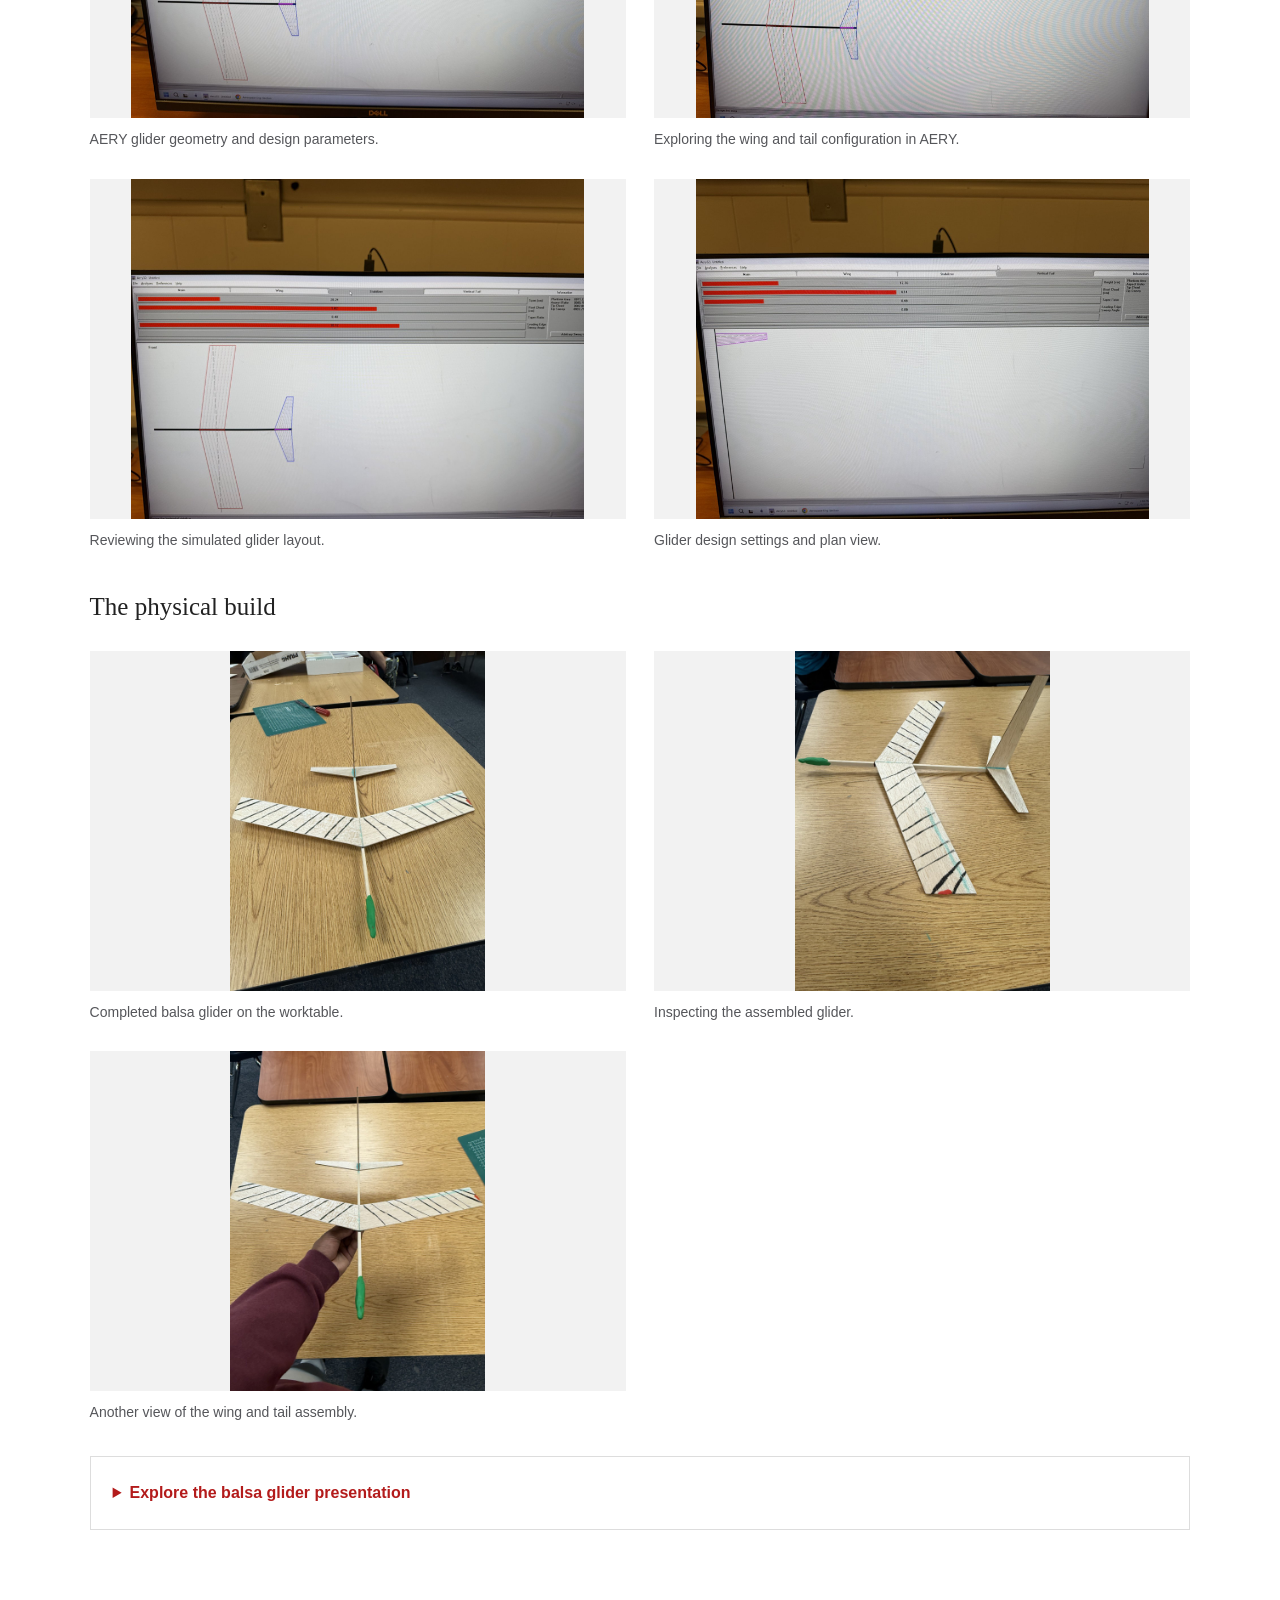
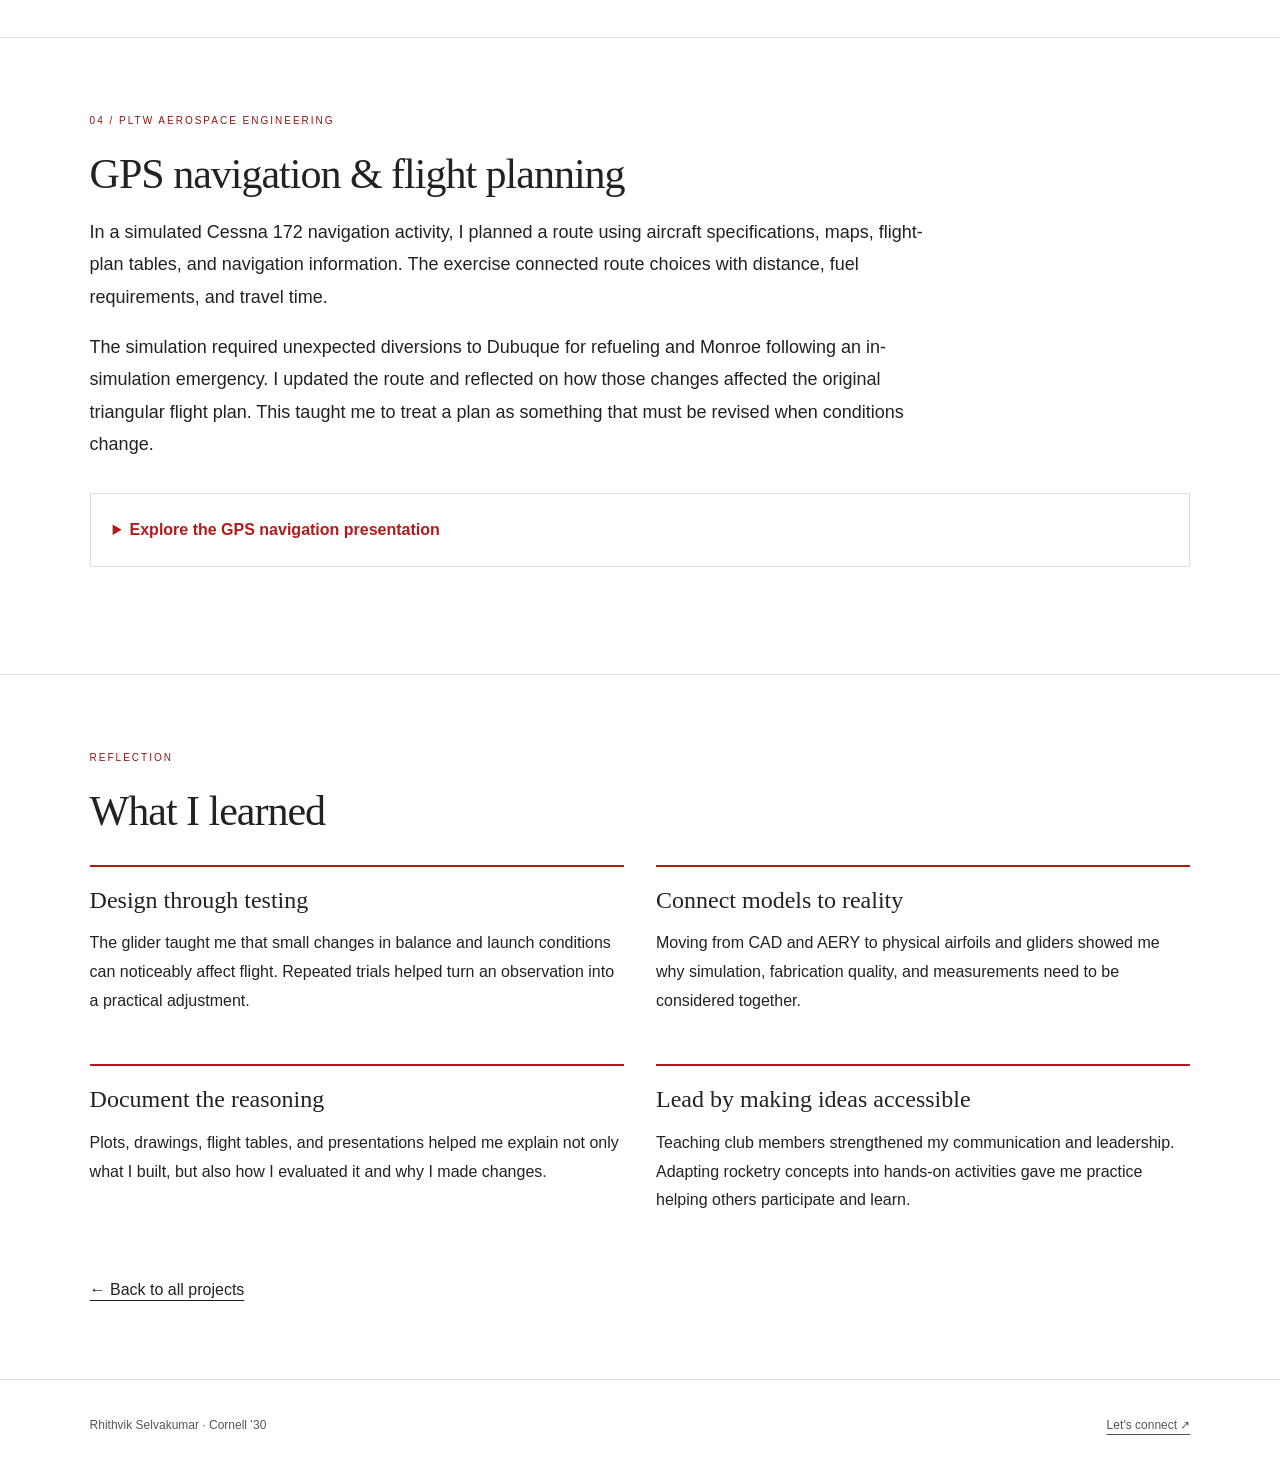
<file: model-rocket.html>
<!DOCTYPE html><html lang="en"><head><meta charset="UTF-8"><meta name="viewport" content="width=device-width,initial-scale=1"><title>Rocket Science &amp; Aerospace Engineering | Rhithvik Selvakumar</title><meta name="description" content="Rhithvik Selvakumar’s engineering portfolio. Cornell University, Class of 2030. Electrical and computer engineering interests, digital circuits, CAD and fabrication."><link rel="stylesheet" href="styles.css?v=cornell-1"><link rel="stylesheet" href="rocket-aerospace.css"></head><body><a class="skip" href="#main">Skip to content</a><header><a class="logo" href="index.html">Rhithvik Selvakumar<span>ENGINEERING PORTFOLIO</span></a><nav aria-label="Main navigation"><a href="projects.html" aria-current="page">Projects</a><a href="resume.html">Résumé</a><a href="about.html">About</a><a href="contact.html">Contact</a></nav></header><main id="main"><section class="intro"><p class="eyebrow">Club leadership · PLTW Aerospace Engineering</p><h1>Rocket Science &amp;<br><em>Aerospace Engineering.</em></h1><p class="lead">Exploring flight through model rockets, airfoil testing, glider design, and simulated navigation.</p></section>
<section class="section aero-opening"><figure class="aero-hero"><img src="images/rocket-aerospace/IMG_8195.jpg" alt="Rocket Science Club members gathered outdoors for launch activities"><figcaption>Taking classroom ideas into hands-on rocketry.</figcaption></figure><p class="aero-lead">Rocket Science Club and PLTW Aerospace Engineering gave me two complementary ways to explore flight. In the club, I built rockets and helped other students learn. In class, I used design tools, physical models, test data, and simulation to understand how engineering decisions affect performance.</p><nav class="aero-jump" aria-label="Project sections"><a href="#rocketry">01 / Rocketry</a><a href="#airfoil">02 / Airfoil</a><a href="#glider">03 / Glider</a><a href="#navigation">04 / Navigation</a></nav></section>
<section class="section" id="rocketry"><p class="eyebrow">01 / Rocket Science Club</p><h2>Building rockets. Sharing the science.</h2><div class="aero-copy"><p>I served as secretary in 10th and 11th grade and president in 12th grade. I developed and taught lessons on rocketry and flight paths to more than 30 students, adapting NASA JPL resources into hands-on activities with paper and soda-bottle rockets.</p><p>I also designed and launched SNARKY, a model rocket that reached an altitude of over 400 meters. Together, the build work and club activities helped me practice both engineering and explaining technical ideas to others.</p></div><div class="aero-gallery"><figure><a href="images/rocket-aerospace/IMG_1203.jpg" target="_blank" rel="noopener"><img src="images/rocket-aerospace/IMG_1203.jpg" alt="Club meeting with a model rocket on the worktable." loading="lazy"></a><figcaption>Club meeting with a model rocket on the worktable.</figcaption></figure><figure><a href="images/rocket-aerospace/IMG_1204.jpg" target="_blank" rel="noopener"><img src="images/rocket-aerospace/IMG_1204.jpg" alt="Working together on a model rocket." loading="lazy"></a><figcaption>Working together on a model rocket.</figcaption></figure><figure><a href="images/rocket-aerospace/IMG_1205.jpg" target="_blank" rel="noopener"><img src="images/rocket-aerospace/IMG_1205.jpg" alt="A closer look at the classroom build." loading="lazy"></a><figcaption>A closer look at the classroom build.</figcaption></figure><figure><a href="images/rocket-aerospace/IMG_1206.jpg" target="_blank" rel="noopener"><img src="images/rocket-aerospace/IMG_1206.jpg" alt="Collaborative assembly and preparation." loading="lazy"></a><figcaption>Collaborative assembly and preparation.</figcaption></figure><figure><a href="images/rocket-aerospace/IMG_1765.jpg" target="_blank" rel="noopener"><img src="images/rocket-aerospace/IMG_1765.jpg" alt="Sharing ideas during a classroom presentation." loading="lazy"></a><figcaption>Sharing ideas during a classroom presentation.</figcaption></figure></div><h3 class="aero-subhead">From preparation to launch</h3><p class="aero-copy">Video records from our outdoor rocket activities.</p><div class="aero-gallery aero-videos"><figure><video controls playsinline preload="none" poster="images/rocket-aerospace/video-7851.jpg"><source src="videos/rocket-aerospace/IMG_7851.mp4" type="video/mp4"></video><figcaption>Field launch recording 1</figcaption></figure><figure><video controls playsinline preload="none" poster="images/rocket-aerospace/video-7856.jpg"><source src="videos/rocket-aerospace/IMG_7856.mp4" type="video/mp4"></video><figcaption>Field launch recording 2</figcaption></figure><figure><video controls playsinline preload="none" poster="images/rocket-aerospace/video-8187.jpg"><source src="videos/rocket-aerospace/IMG_8187.mp4" type="video/mp4"></video><figcaption>Outdoor launch preparation</figcaption></figure><figure><video controls playsinline preload="none" poster="images/rocket-aerospace/video-8188.jpg"><source src="videos/rocket-aerospace/IMG_8188.mp4" type="video/mp4"></video><figcaption>Field launch recording 3</figcaption></figure><figure><video controls playsinline preload="none" poster="images/rocket-aerospace/video-3882.jpg"><source src="videos/rocket-aerospace/IMG_3882.mp4" type="video/mp4"></video><figcaption>Extended close-up recording during rocket preparation</figcaption></figure></div></section><section class="section" id="airfoil"><p class="eyebrow">02 / PLTW Aerospace Engineering</p><h2>Airfoil design &amp; testing</h2><div class="aero-copy"><p>I documented an airfoil profile, created a multiview CAD drawing, and evaluated lift and drag across angles of attack. The presentation connects the designed shape to a physical 3D-printed model and the resulting performance plots.</p><p>For the low-camber shape I tested, my summary identified approximately 20° as the best angle of attack by lift-to-drag ratio under the tested conditions. I also noted worn wind-tunnel sensors as a limitation. This highlighted how the quality of a measurement affects the confidence I can place in a design decision.</p></div><div class="aero-gallery"><figure><a href="images/rocket-aerospace/IMG_6921.jpg" target="_blank" rel="noopener"><img src="images/rocket-aerospace/IMG_6921.jpg" alt="The orange 3D-printed airfoil used in the project." loading="lazy"></a><figcaption>The orange 3D-printed airfoil used in the project.</figcaption></figure></div><details class="aero-deck"><summary>Explore the airfoil testing presentation</summary><iframe src="https://docs.google.com/presentation/d/1Oml37uB_9ohWTryY6z_wgSUAJpZvQ4CQ8p20y_mSKBo/embed?start=false&amp;loop=false" title="airfoil testing presentation" loading="lazy" allowfullscreen></iframe><p><a href="https://docs.google.com/presentation/d/1Oml37uB_9ohWTryY6z_wgSUAJpZvQ4CQ8p20y_mSKBo/edit" target="_blank" rel="noopener">Open Google Slides ↗</a> · <a href="documents/rocket-aerospace/airfoil-testing.pdf">View presentation as PDF ↗</a></p></details></section><section class="section" id="glider"><p class="eyebrow">03 / PLTW Aerospace Engineering</p><h2>Balsa glider: design, build, trim.</h2><div class="aero-copy"><p>I used AERY to explore glider geometry and develop a design before building a balsa model. The design screenshots document the wing and tail layout, while the presentation includes build photos, flight trials, and competition data.</p><p>During testing, the glider tipped to the right, which I attributed to uneven sanding. Adding a small amount of putty to the lighter wing improved the balance and stability. Across approximately nine flight trials, I refined the trim, putty placement, launch angle, and launch velocity. The final glider reached the maximum distance available in our hallway test space.</p></div><h3 class="aero-subhead">Design in AERY</h3><div class="aero-gallery"><figure><a href="images/rocket-aerospace/IMG_6967.jpg" target="_blank" rel="noopener"><img src="images/rocket-aerospace/IMG_6967.jpg" alt="AERY glider geometry and design parameters." loading="lazy"></a><figcaption>AERY glider geometry and design parameters.</figcaption></figure><figure><a href="images/rocket-aerospace/IMG_6968.jpg" target="_blank" rel="noopener"><img src="images/rocket-aerospace/IMG_6968.jpg" alt="Exploring the wing and tail configuration in AERY." loading="lazy"></a><figcaption>Exploring the wing and tail configuration in AERY.</figcaption></figure><figure><a href="images/rocket-aerospace/IMG_6969.jpg" target="_blank" rel="noopener"><img src="images/rocket-aerospace/IMG_6969.jpg" alt="Reviewing the simulated glider layout." loading="lazy"></a><figcaption>Reviewing the simulated glider layout.</figcaption></figure><figure><a href="images/rocket-aerospace/IMG_6970.jpg" target="_blank" rel="noopener"><img src="images/rocket-aerospace/IMG_6970.jpg" alt="Glider design settings and plan view." loading="lazy"></a><figcaption>Glider design settings and plan view.</figcaption></figure></div><h3 class="aero-subhead">The physical build</h3><div class="aero-gallery"><figure><a href="images/rocket-aerospace/IMG_7131.jpg" target="_blank" rel="noopener"><img src="images/rocket-aerospace/IMG_7131.jpg" alt="Completed balsa glider on the worktable." loading="lazy"></a><figcaption>Completed balsa glider on the worktable.</figcaption></figure><figure><a href="images/rocket-aerospace/IMG_7132.jpg" target="_blank" rel="noopener"><img src="images/rocket-aerospace/IMG_7132.jpg" alt="Inspecting the assembled glider." loading="lazy"></a><figcaption>Inspecting the assembled glider.</figcaption></figure><figure><a href="images/rocket-aerospace/IMG_7133.jpg" target="_blank" rel="noopener"><img src="images/rocket-aerospace/IMG_7133.jpg" alt="Another view of the wing and tail assembly." loading="lazy"></a><figcaption>Another view of the wing and tail assembly.</figcaption></figure></div><details class="aero-deck"><summary>Explore the balsa glider presentation</summary><iframe src="https://docs.google.com/presentation/d/1sKQO1kAgVcQNka527mzhSGMl_rvJ074Q6Fl2XR4uaxw/embed?start=false&amp;loop=false" title="balsa glider presentation" loading="lazy" allowfullscreen></iframe><p><a href="https://docs.google.com/presentation/d/1sKQO1kAgVcQNka527mzhSGMl_rvJ074Q6Fl2XR4uaxw/edit" target="_blank" rel="noopener">Open Google Slides ↗</a> · <a href="documents/rocket-aerospace/balsa-glider.pdf">View presentation as PDF ↗</a></p></details></section><section class="section" id="navigation"><p class="eyebrow">04 / PLTW Aerospace Engineering</p><h2>GPS navigation &amp; flight planning</h2><div class="aero-copy"><p>In a simulated Cessna 172 navigation activity, I planned a route using aircraft specifications, maps, flight-plan tables, and navigation information. The exercise connected route choices with distance, fuel requirements, and travel time.</p><p>The simulation required unexpected diversions to Dubuque for refueling and Monroe following an in-simulation emergency. I updated the route and reflected on how those changes affected the original triangular flight plan. This taught me to treat a plan as something that must be revised when conditions change.</p></div><details class="aero-deck"><summary>Explore the GPS navigation presentation</summary><iframe src="https://docs.google.com/presentation/d/16V_BoE2SYFGa3BvOa7D9Wec45W9FCqdNT5jGoqMtq2k/embed?start=false&amp;loop=false" title="GPS navigation presentation" loading="lazy" allowfullscreen></iframe><p><a href="https://docs.google.com/presentation/d/16V_BoE2SYFGa3BvOa7D9Wec45W9FCqdNT5jGoqMtq2k/edit" target="_blank" rel="noopener">Open Google Slides ↗</a> · <a href="documents/rocket-aerospace/gps-navigation.pdf">View presentation as PDF ↗</a></p></details></section><section class="section"><p class="eyebrow">Reflection</p><h2>What I learned</h2><div class="aero-lessons"><article><h3>Design through testing</h3><p>The glider taught me that small changes in balance and launch conditions can noticeably affect flight. Repeated trials helped turn an observation into a practical adjustment.</p></article><article><h3>Connect models to reality</h3><p>Moving from CAD and AERY to physical airfoils and gliders showed me why simulation, fabrication quality, and measurements need to be considered together.</p></article><article><h3>Document the reasoning</h3><p>Plots, drawings, flight tables, and presentations helped me explain not only what I built, but also how I evaluated it and why I made changes.</p></article><article><h3>Lead by making ideas accessible</h3><p>Teaching club members strengthened my communication and leadership. Adapting rocketry concepts into hands-on activities gave me practice helping others participate and learn.</p></article></div><a href="projects.html">← Back to all projects</a></section></main><footer><span>Rhithvik Selvakumar · Cornell ’30</span><a href="mailto:rhithvikselvakumar@gmail.com">Let’s connect ↗</a></footer></body></html>
</file>
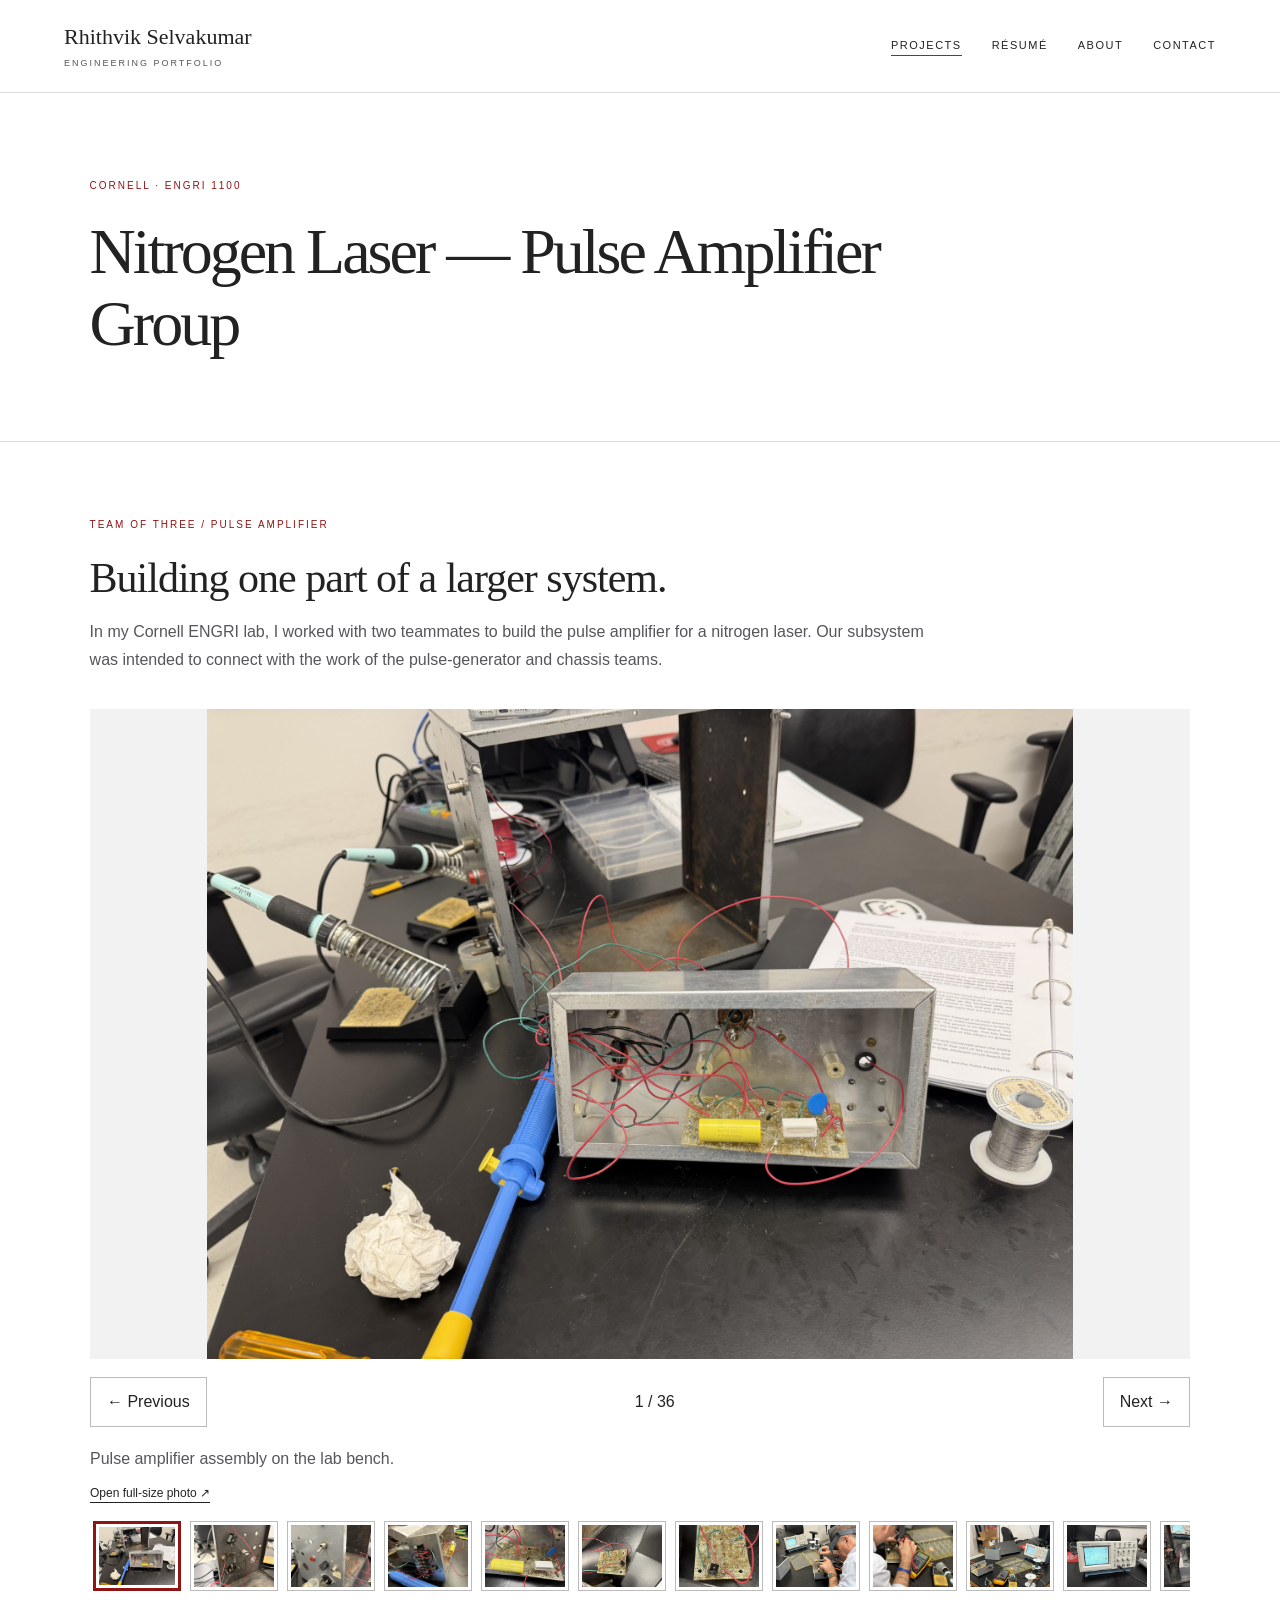
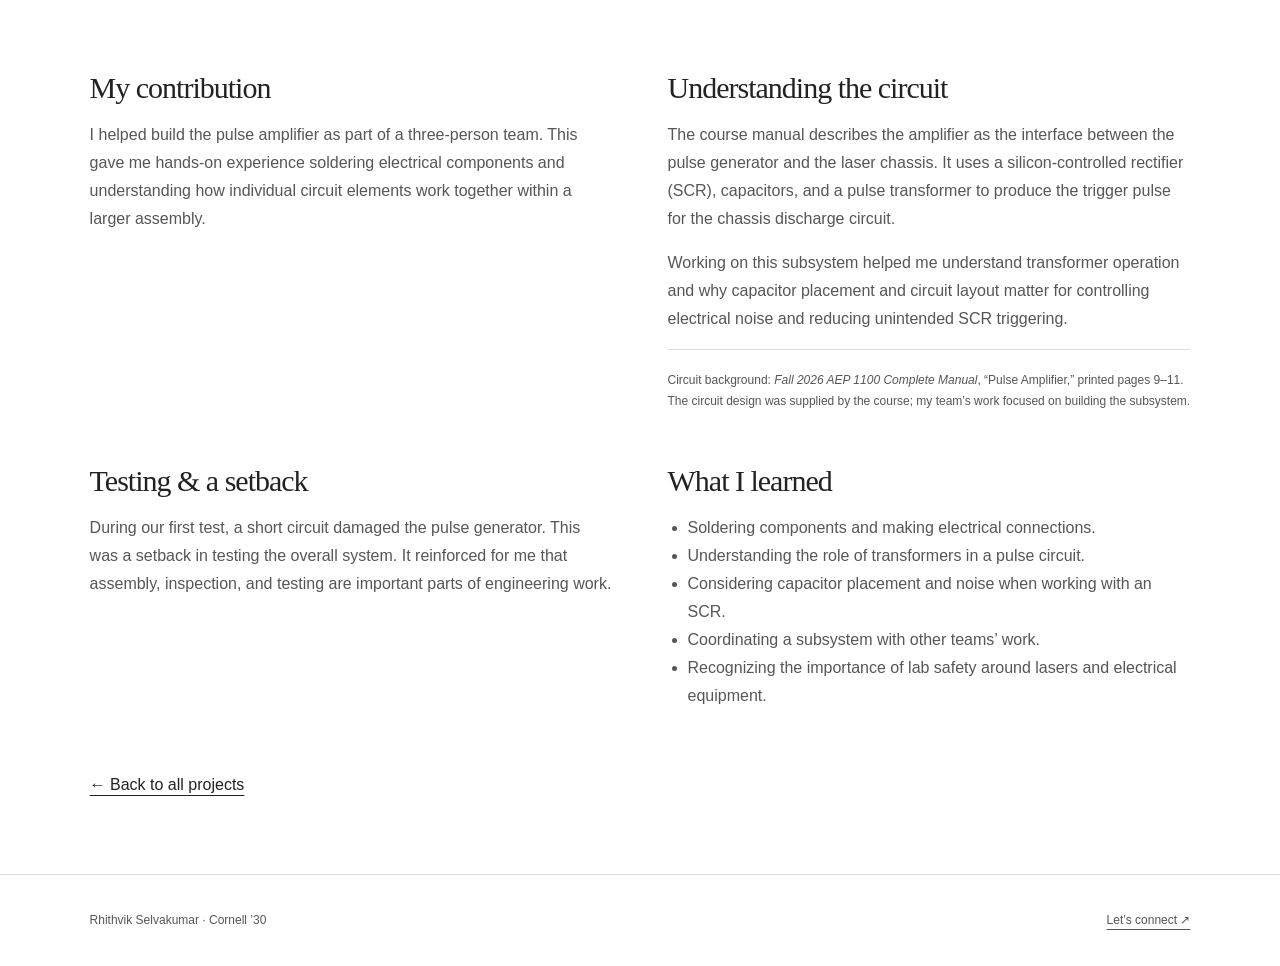
<file: nitrogen-laser.html>
<!DOCTYPE html><html lang="en"><head><meta charset="UTF-8"><meta name="viewport" content="width=device-width,initial-scale=1"><title>Nitrogen Laser — Pulse Amplifier Group | Rhithvik Selvakumar</title><meta name="description" content="Rhithvik Selvakumar’s engineering portfolio. Cornell University, Class of 2030. Electrical and computer engineering interests, digital circuits, CAD and fabrication."><link rel="stylesheet" href="styles.css?v=cornell-1"></head><body><a class="skip" href="#main">Skip to content</a><header><a class="logo" href="index.html">Rhithvik Selvakumar<span>ENGINEERING PORTFOLIO</span></a><nav aria-label="Main navigation"><a href="projects.html" aria-current="page">Projects</a><a href="resume.html">Résumé</a><a href="about.html">About</a><a href="contact.html">Contact</a></nav></header><main id="main"><section class="intro"><p class="eyebrow">Cornell · ENGRI 1100</p><h1>Nitrogen Laser — Pulse Amplifier Group</h1><p class="lead"></p></section><section class="section"><div class="project-summary"><p class="eyebrow">Team of three / Pulse Amplifier</p><h2>Building one part of a larger system.</h2><p>In my Cornell ENGRI lab, I worked with two teammates to build the pulse amplifier for a nitrogen laser. Our subsystem was intended to connect with the work of the pulse-generator and chassis teams.</p></div>
<div class="carousel" aria-label="Nitrogen laser project photos and videos" aria-roledescription="carousel" tabindex="0">
<div class="carousel-stage" id="laser-stage"><img src="images/nitrogen-laser/IMG_6338.jpg" alt="Pulse amplifier assembly on the lab bench." id="laser-image"></div>
<div class="carousel-controls"><button type="button" id="laser-prev" aria-label="Previous photo">← Previous</button><span id="laser-count" aria-live="polite" aria-atomic="true">1 / 36</span><button type="button" id="laser-next" aria-label="Next photo">Next →</button></div>
<p id="laser-caption">Pulse amplifier assembly on the lab bench.</p><a id="laser-original" href="images/nitrogen-laser/IMG_6338.jpg" target="_blank" rel="noopener">Open full-size photo ↗</a>
<div id="laser-thumbs" class="carousel-thumbs" aria-label="Choose a project photo"></div></div>
<div class="case-study"><article><h2>My contribution</h2><p>I helped build the pulse amplifier as part of a three-person team. This gave me hands-on experience soldering electrical components and understanding how individual circuit elements work together within a larger assembly.</p></article>
<article><h2>Understanding the circuit</h2><p>The course manual describes the amplifier as the interface between the pulse generator and the laser chassis. It uses a silicon-controlled rectifier (SCR), capacitors, and a pulse transformer to produce the trigger pulse for the chassis discharge circuit.</p><p>Working on this subsystem helped me understand transformer operation and why capacitor placement and circuit layout matter for controlling electrical noise and reducing unintended SCR triggering.</p><p class="note">Circuit background: <cite>Fall 2026 AEP 1100 Complete Manual</cite>, “Pulse Amplifier,” printed pages 9–11. The circuit design was supplied by the course; my team’s work focused on building the subsystem.</p></article>
<article><h2>Testing &amp; a setback</h2><p>During our first test, a short circuit damaged the pulse generator. This was a setback in testing the overall system. It reinforced for me that assembly, inspection, and testing are important parts of engineering work.</p></article>
<article><h2>What I learned</h2><ul><li>Soldering components and making electrical connections.</li><li>Understanding the role of transformers in a pulse circuit.</li><li>Considering capacitor placement and noise when working with an SCR.</li><li>Coordinating a subsystem with other teams’ work.</li><li>Recognizing the importance of lab safety around lasers and electrical equipment.</li></ul></article></div>
<a href="projects.html">← Back to all projects</a></section>
<script src="laser-media.js?v=2"></script><script src="carousel.js?v=2"></script></main><footer><span>Rhithvik Selvakumar · Cornell ’30</span><a href="mailto:rhithvikselvakumar@gmail.com">Let’s connect ↗</a></footer></body></html>
</file>
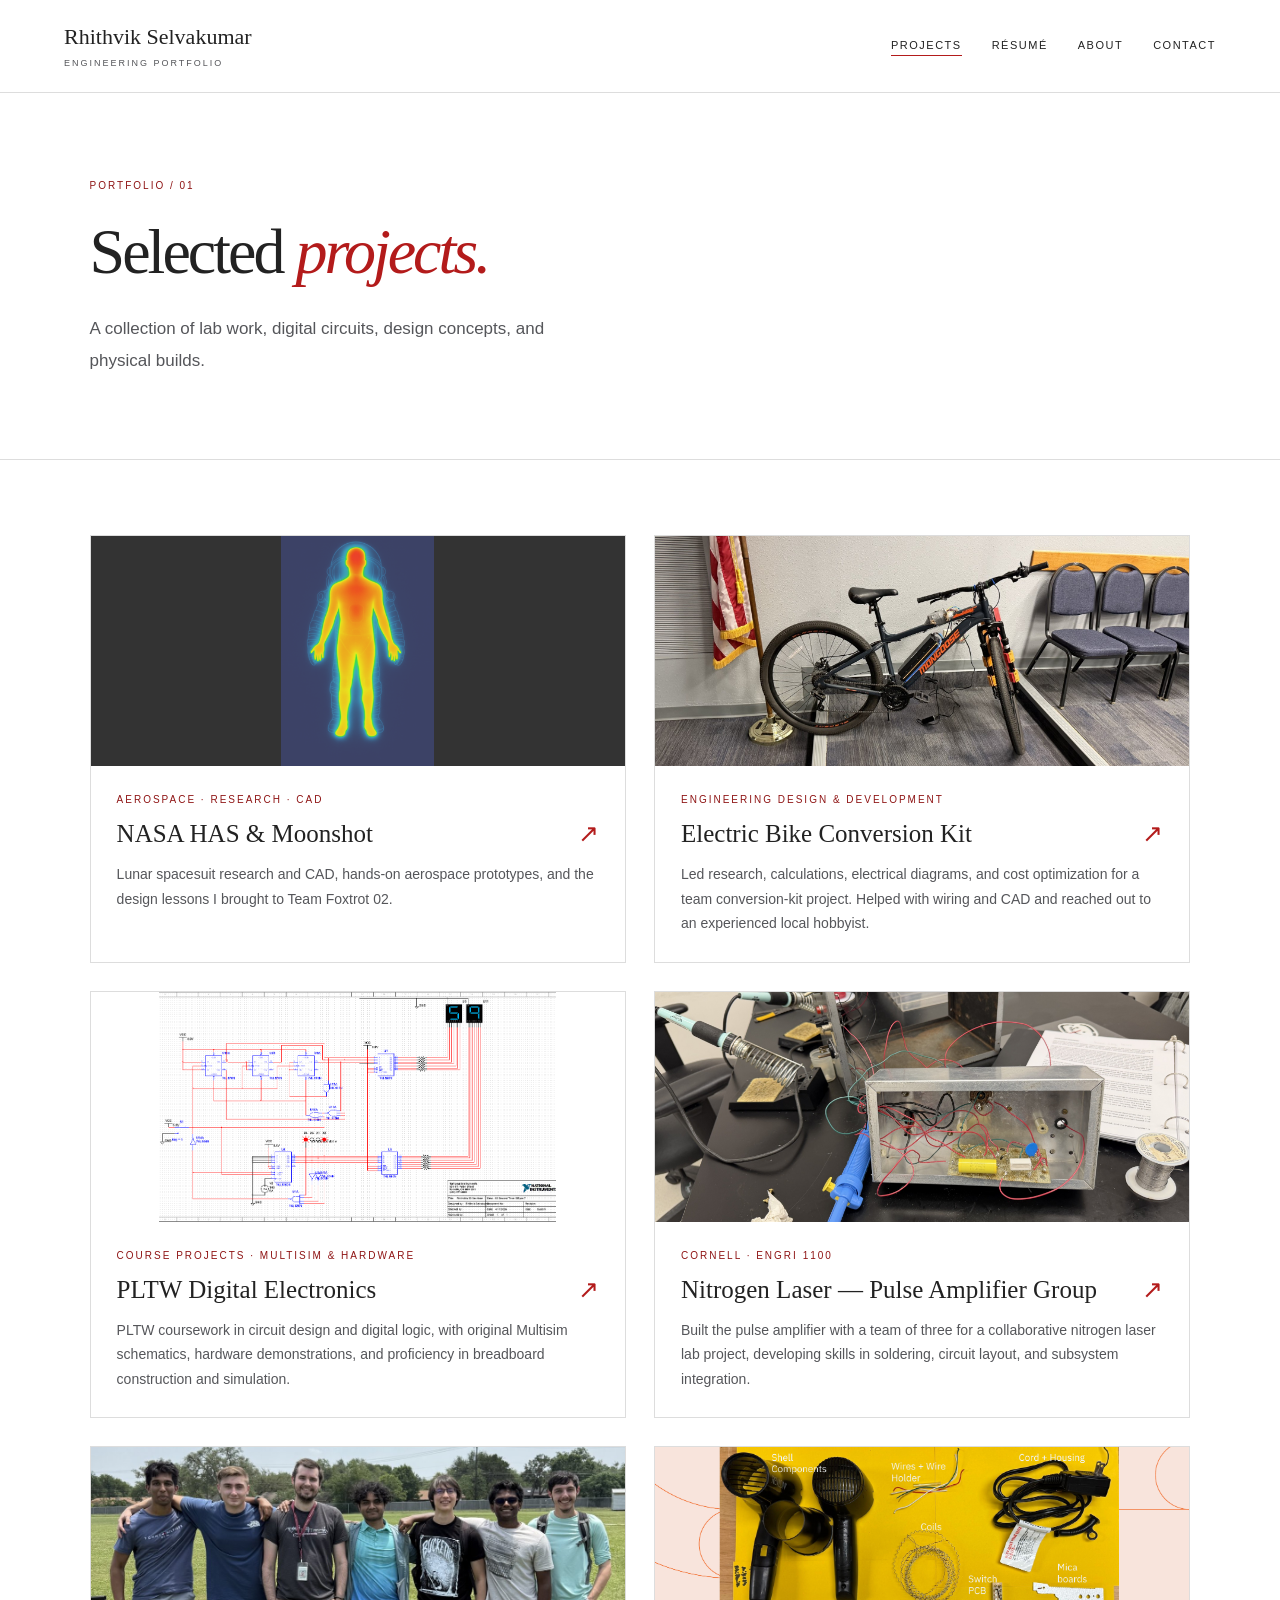
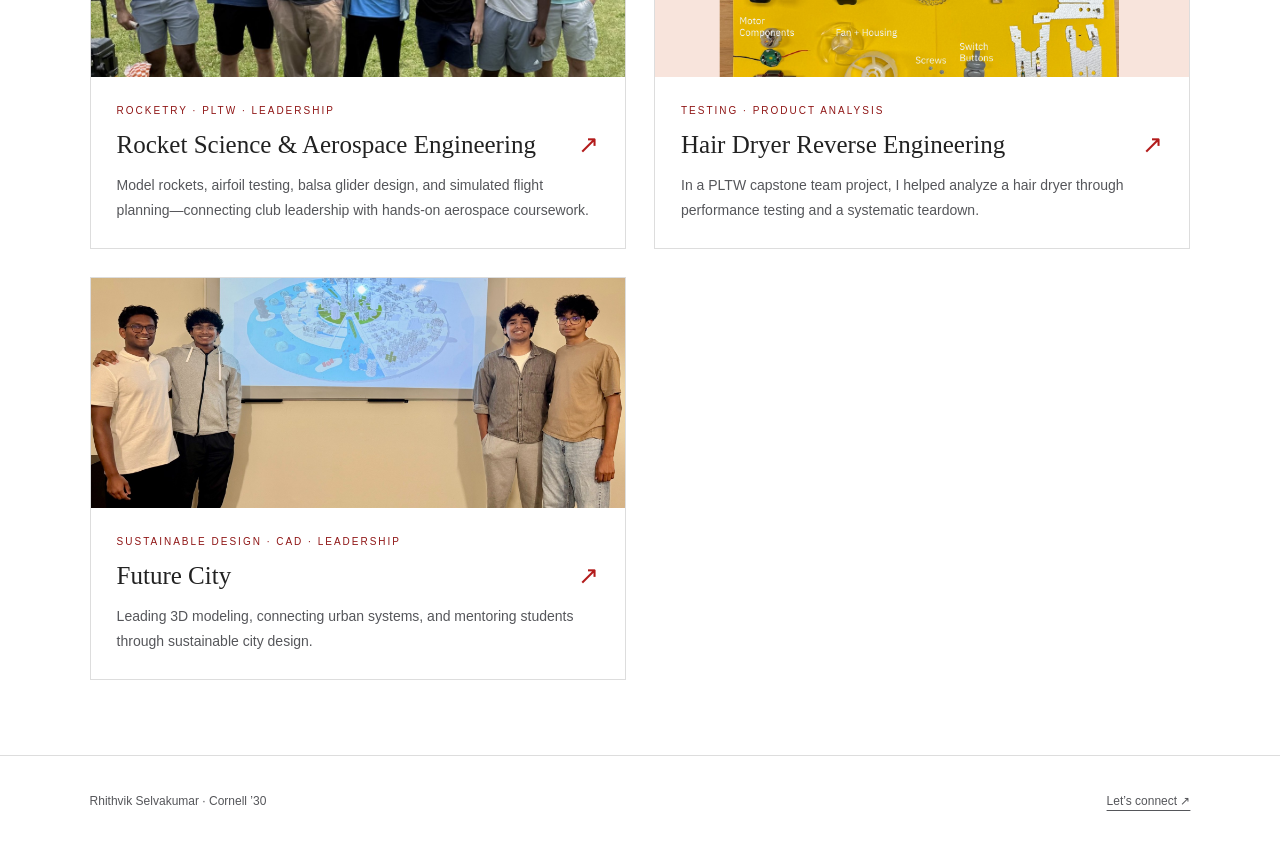
<file: projects.html>
<!DOCTYPE html><html lang="en"><head><meta charset="UTF-8"><meta name="viewport" content="width=device-width,initial-scale=1"><title>Projects | Rhithvik Selvakumar</title><meta name="description" content="Rhithvik Selvakumar’s engineering portfolio. Cornell University, Class of 2030. Electrical and computer engineering interests, digital circuits, CAD and fabrication."><link rel="stylesheet" href="styles.css?v=cornell-1"></head><body><a class="skip" href="#main">Skip to content</a><header><a class="logo" href="index.html">Rhithvik Selvakumar<span>ENGINEERING PORTFOLIO</span></a><nav aria-label="Main navigation"><a href="projects.html" aria-current="page">Projects</a><a href="resume.html">Résumé</a><a href="about.html">About</a><a href="contact.html">Contact</a></nav></header><main id="main"><section class="intro"><p class="eyebrow">Portfolio / 01</p><h1>Selected <em>projects.</em></h1><p class="lead">A collection of lab work, digital circuits, design concepts, and physical builds.</p></section><section class="section"><div class="gallery"><a class="card" href="space-suit.html"><div class="card-art"><img src="images/has/thermal-concept.png" alt="Moonshot thermal concept illustration" loading="lazy" style="width:100%;height:100%;object-fit:contain;background:#333333"></div><div class="card-text"><p class="eyebrow">Aerospace · Research · CAD</p><h3>NASA HAS &amp; Moonshot <span>↗</span></h3><p>Lunar spacesuit research and CAD, hands-on aerospace prototypes, and the design lessons I brought to Team Foxtrot 02.</p></div></a><a class="card" href="electric-bike.html"><div class="card-art"><img src="images/electric-bike/IMG_2630.jpg" alt="Electric bike conversion prototype at the team presentation" loading="lazy"></div><div class="card-text"><p class="eyebrow">Engineering Design &amp; Development</p><h3>Electric Bike Conversion Kit <span>↗</span></h3><p>Led research, calculations, electrical diagrams, and cost optimization for a team conversion-kit project. Helped with wiring and CAD and reached out to an experienced local hobbyist.</p></div></a><a class="card" href="digital-electronics.html"><div class="card-art"><img src="images/digital-electronics/sixty-sec-timer-using-synchronous-counters-1.png" alt="Multisim synchronous timer circuit displaying 59" loading="lazy" style="object-fit:contain;background:white"></div><div class="card-text"><p class="eyebrow">Course projects · Multisim &amp; hardware</p><h3>PLTW Digital Electronics <span>↗</span></h3><p>PLTW coursework in circuit design and digital logic, with original Multisim schematics, hardware demonstrations, and proficiency in breadboard construction and simulation.</p></div></a><a class="card" href="nitrogen-laser.html"><div class="card-art"><img src="images/nitrogen-laser/IMG_6338.jpg" alt="Pulse amplifier circuit assembly on the lab bench" loading="lazy"></div><div class="card-text"><p class="eyebrow">Cornell · ENGRI 1100</p><h3>Nitrogen Laser — Pulse Amplifier Group <span>↗</span></h3><p>Built the pulse amplifier with a team of three for a collaborative nitrogen laser lab project, developing skills in soldering, circuit layout, and subsystem integration.</p></div></a><a class="card" href="model-rocket.html"><div class="card-art"><img src="images/rocket-aerospace/IMG_8195.jpg" alt="Rocket Science Club outdoor launch activities" loading="lazy"></div><div class="card-text"><p class="eyebrow">Rocketry · PLTW · Leadership</p><h3>Rocket Science &amp; Aerospace Engineering <span>↗</span></h3><p>Model rockets, airfoil testing, balsa glider design, and simulated flight planning—connecting club leadership with hands-on aerospace coursework.</p></div></a><a class="card" href="reverse-engineering.html"><div class="card-art"><img src="images/reverse-engineering/annotated-teardown.png" alt="Annotated hair dryer teardown showing the internal components" loading="lazy"></div><div class="card-text"><p class="eyebrow">Testing · Product analysis</p><h3>Hair Dryer Reverse Engineering <span>↗</span></h3><p>In a PLTW capstone team project, I helped analyze a hair dryer through performance testing and a systematic teardown.</p></div></a><a class="card" href="future-city.html"><div class="card-art"><img src="images/future-city/team-model.jpg" alt="Our Future City team and digital city model" loading="lazy" style="width:100%;height:100%;object-fit:cover"></div><div class="card-text"><p class="eyebrow">Sustainable design · CAD · Leadership</p><h3>Future City <span>↗</span></h3><p>Leading 3D modeling, connecting urban systems, and mentoring students through sustainable city design.</p></div></a></div></section></main><footer><span>Rhithvik Selvakumar · Cornell ’30</span><a href="mailto:rhithvikselvakumar@gmail.com">Let’s connect ↗</a></footer></body></html>
</file>
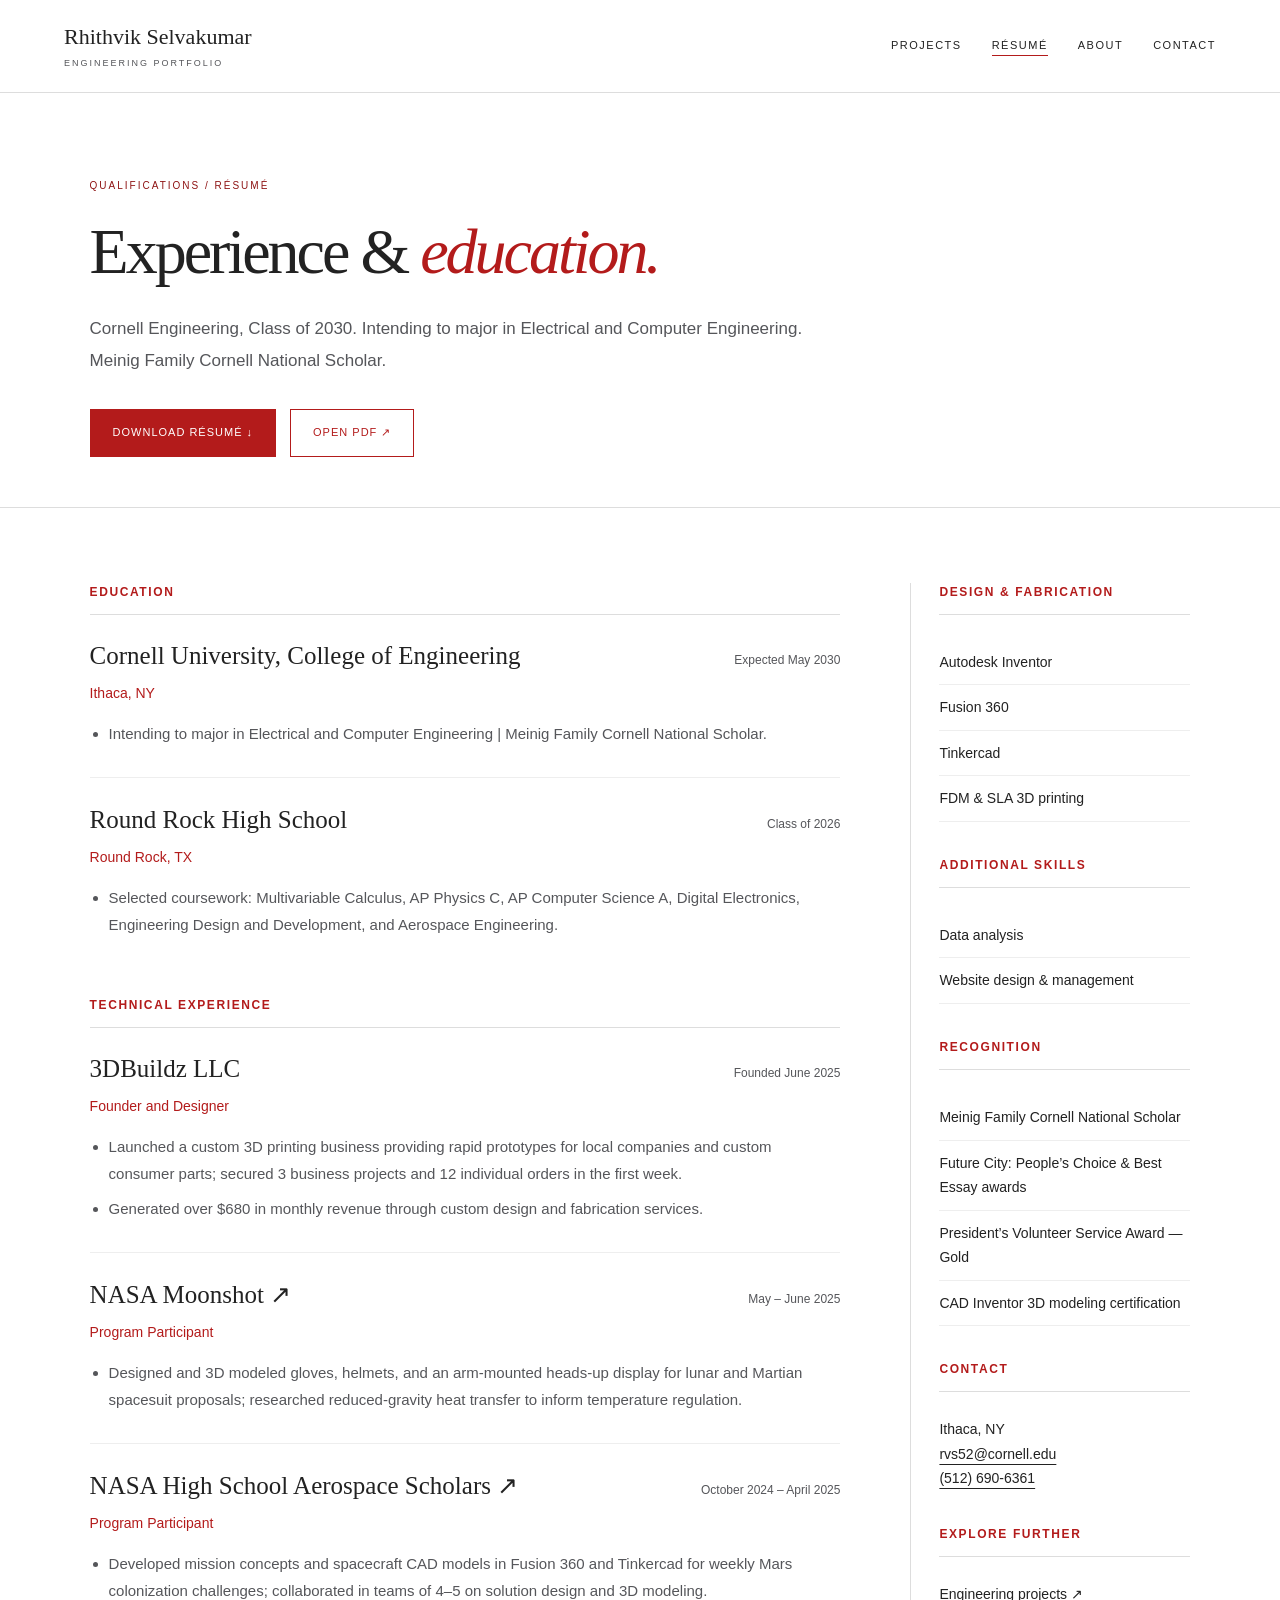
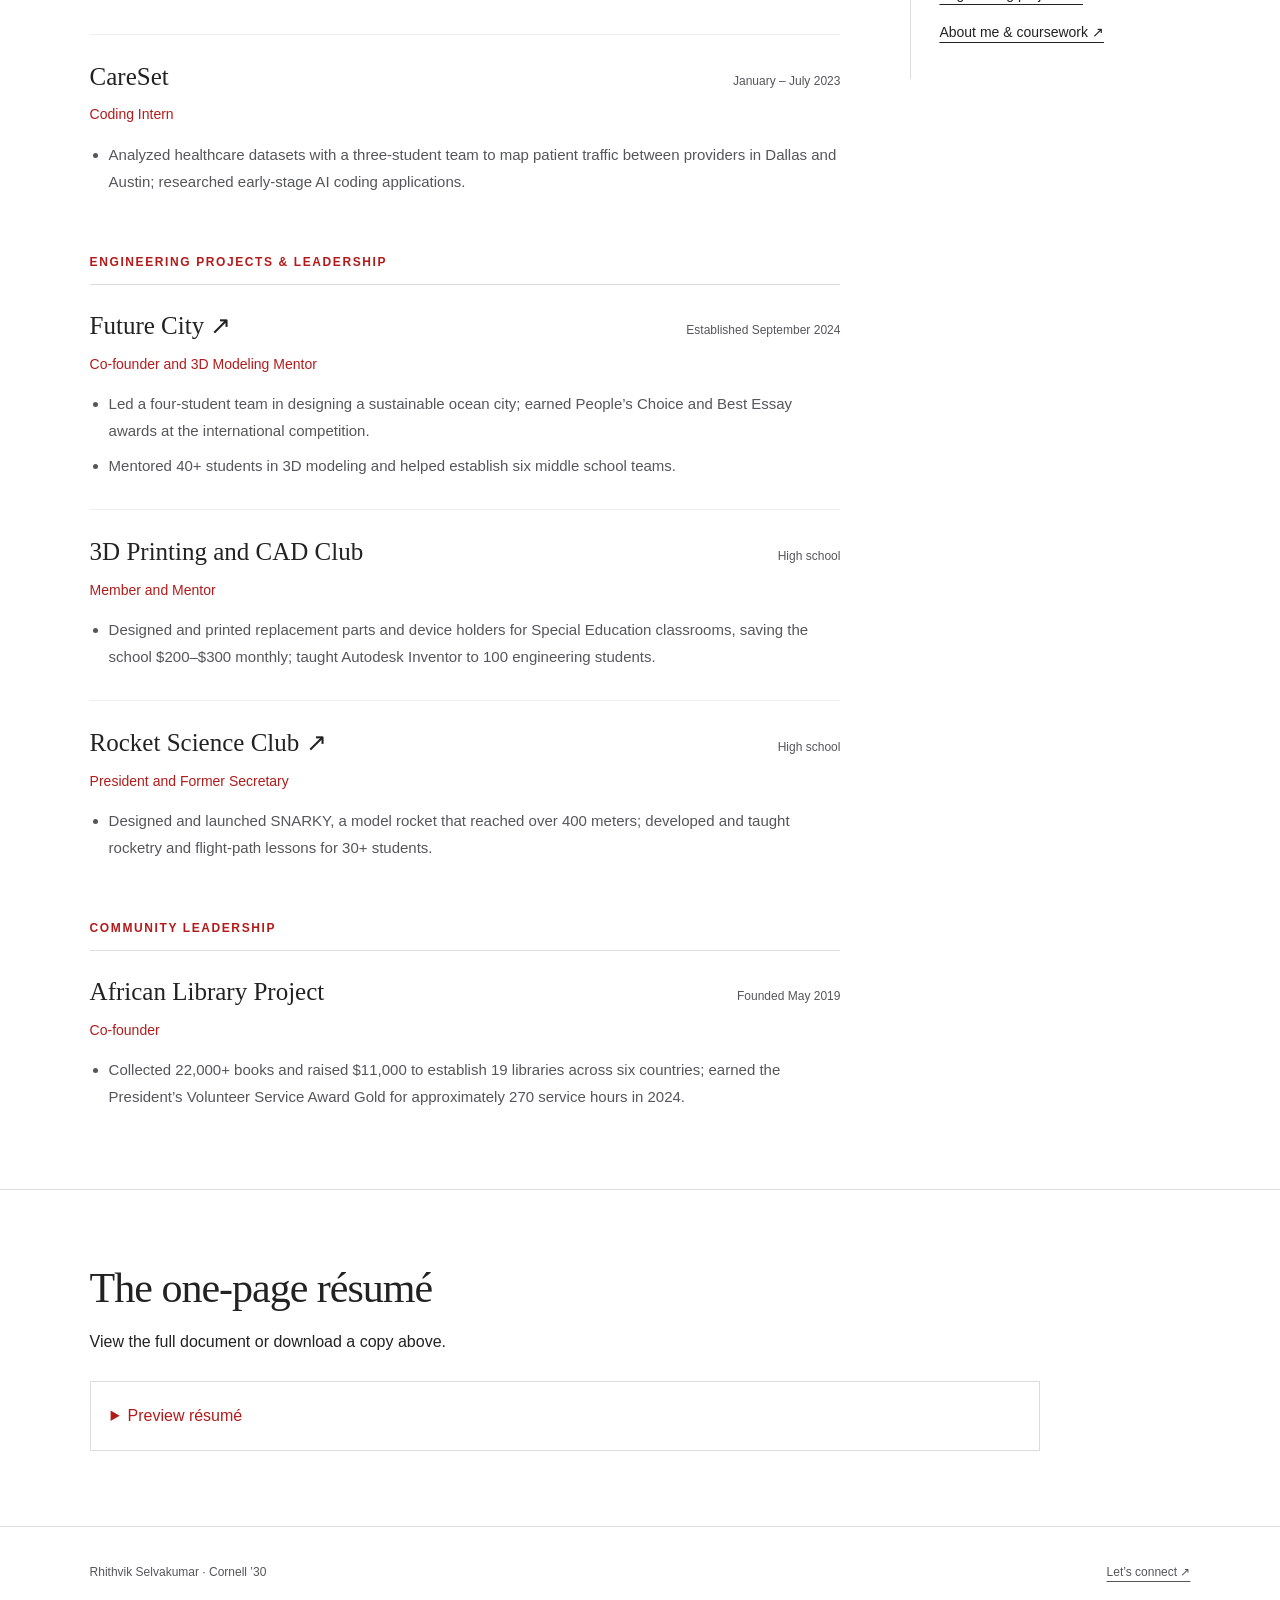
<file: resume.html>
<!DOCTYPE html><html lang="en"><head><meta charset="UTF-8"><meta name="viewport" content="width=device-width,initial-scale=1"><title>Résumé | Rhithvik Selvakumar</title><meta name="description" content="Rhithvik Selvakumar’s engineering portfolio. Cornell University, Class of 2030. Electrical and computer engineering interests, digital circuits, CAD and fabrication."><link rel="stylesheet" href="styles.css?v=cornell-1"><link rel="stylesheet" href="resume.css?v=20261010"></head><body><a class="skip" href="#main">Skip to content</a><header><a class="logo" href="index.html">Rhithvik Selvakumar<span>ENGINEERING PORTFOLIO</span></a><nav aria-label="Main navigation"><a href="projects.html">Projects</a><a href="resume.html" aria-current="page">Résumé</a><a href="about.html">About</a><a href="contact.html">Contact</a></nav></header><main id="main"><section class="intro resume-intro"><p class="eyebrow">Qualifications / Résumé</p><h1>Experience &amp; <em>education.</em></h1><p class="lead">Cornell Engineering, Class of 2030. Intending to major in Electrical and Computer Engineering. Meinig Family Cornell National Scholar.</p><div class="actions"><a class="button" href="documents/Rhithvik-Selvakumar-Resume.pdf" download>Download résumé ↓</a><a class="button outline" href="documents/Rhithvik-Selvakumar-Resume.pdf" target="_blank" rel="noopener">Open PDF ↗</a></div></section><div class="section resume-layout"><div class="resume-main"><section class="resume-section"><h2>Education</h2><article class="resume-entry"><div class="resume-entry-heading"><h3>Cornell University, College of Engineering</h3><span>Expected May 2030</span></div><p class="resume-role">Ithaca, NY</p><ul><li>Intending to major in Electrical and Computer Engineering | Meinig Family Cornell National Scholar.</li></ul></article><article class="resume-entry"><div class="resume-entry-heading"><h3>Round Rock High School</h3><span>Class of 2026</span></div><p class="resume-role">Round Rock, TX</p><ul><li>Selected coursework: Multivariable Calculus, AP Physics C, AP Computer Science A, Digital Electronics, Engineering Design and Development, and Aerospace Engineering.</li></ul></article></section><section class="resume-section"><h2>Technical experience</h2><article class="resume-entry"><div class="resume-entry-heading"><h3>3DBuildz LLC</h3><span>Founded June 2025</span></div><p class="resume-role">Founder and Designer</p><ul><li>Launched a custom 3D printing business providing rapid prototypes for local companies and custom consumer parts; secured 3 business projects and 12 individual orders in the first week.</li><li>Generated over $680 in monthly revenue through custom design and fabrication services.</li></ul></article><article class="resume-entry"><div class="resume-entry-heading"><h3><a href="space-suit.html#moonshot">NASA Moonshot ↗</a></h3><span>May – June 2025</span></div><p class="resume-role">Program Participant</p><ul><li>Designed and 3D modeled gloves, helmets, and an arm-mounted heads-up display for lunar and Martian spacesuit proposals; researched reduced-gravity heat transfer to inform temperature regulation.</li></ul></article><article class="resume-entry"><div class="resume-entry-heading"><h3><a href="space-suit.html#challenges">NASA High School Aerospace Scholars ↗</a></h3><span>October 2024 – April 2025</span></div><p class="resume-role">Program Participant</p><ul><li>Developed mission concepts and spacecraft CAD models in Fusion 360 and Tinkercad for weekly Mars colonization challenges; collaborated in teams of 4–5 on solution design and 3D modeling.</li></ul></article><article class="resume-entry"><div class="resume-entry-heading"><h3>CareSet</h3><span>January – July 2023</span></div><p class="resume-role">Coding Intern</p><ul><li>Analyzed healthcare datasets with a three-student team to map patient traffic between providers in Dallas and Austin; researched early-stage AI coding applications.</li></ul></article></section><section class="resume-section"><h2>Engineering projects &amp; leadership</h2><article class="resume-entry"><div class="resume-entry-heading"><h3><a href="future-city.html">Future City ↗</a></h3><span>Established September 2024</span></div><p class="resume-role">Co-founder and 3D Modeling Mentor</p><ul><li>Led a four-student team in designing a sustainable ocean city; earned People’s Choice and Best Essay awards at the international competition.</li><li>Mentored 40+ students in 3D modeling and helped establish six middle school teams.</li></ul></article><article class="resume-entry"><div class="resume-entry-heading"><h3>3D Printing and CAD Club</h3><span>High school</span></div><p class="resume-role">Member and Mentor</p><ul><li>Designed and printed replacement parts and device holders for Special Education classrooms, saving the school $200–$300 monthly; taught Autodesk Inventor to 100 engineering students.</li></ul></article><article class="resume-entry"><div class="resume-entry-heading"><h3><a href="model-rocket.html">Rocket Science Club ↗</a></h3><span>High school</span></div><p class="resume-role">President and Former Secretary</p><ul><li>Designed and launched SNARKY, a model rocket that reached over 400 meters; developed and taught rocketry and flight-path lessons for 30+ students.</li></ul></article></section><section class="resume-section"><h2>Community leadership</h2><article class="resume-entry"><div class="resume-entry-heading"><h3>African Library Project</h3><span>Founded May 2019</span></div><p class="resume-role">Co-founder</p><ul><li>Collected 22,000+ books and raised $11,000 to establish 19 libraries across six countries; earned the President’s Volunteer Service Award Gold for approximately 270 service hours in 2024.</li></ul></article></section></div><aside class="resume-sidebar" aria-label="Skills, recognition, and contact"><section><h2>Design &amp; fabrication</h2><ul><li>Autodesk Inventor</li><li>Fusion 360</li><li>Tinkercad</li><li>FDM &amp; SLA 3D printing</li></ul></section><section><h2>Additional skills</h2><ul><li>Data analysis</li><li>Website design &amp; management</li></ul></section><section><h2>Recognition</h2><ul><li>Meinig Family Cornell National Scholar</li><li>Future City: People’s Choice &amp; Best Essay awards</li><li>President’s Volunteer Service Award — Gold</li><li>CAD Inventor 3D modeling certification</li></ul></section><section><h2>Contact</h2><p>Ithaca, NY<br><a href="mailto:rvs52@cornell.edu">rvs52@cornell.edu</a><br><a href="tel:+15126906361">(512) 690-6361</a></p></section><section><h2>Explore further</h2><p><a href="projects.html">Engineering projects ↗</a></p><p><a href="about.html">About me &amp; coursework ↗</a></p></section></aside></div><section class="section resume-preview"><h2>The one-page résumé</h2><p>View the full document or download a copy above.</p><details><summary>Preview résumé</summary><a href="documents/Rhithvik-Selvakumar-Resume.pdf" target="_blank" rel="noopener" aria-label="Open full résumé PDF"><img src="images/resume-preview.png" width="1237" height="1600" loading="lazy" alt="One-page résumé of Rhithvik Vijay Selvakumar. Education, experience, leadership, and skills are also provided as text above."></a></details></section></main><footer><span>Rhithvik Selvakumar · Cornell ’30</span><a href="mailto:rhithvikselvakumar@gmail.com">Let’s connect ↗</a></footer></body></html>
</file>
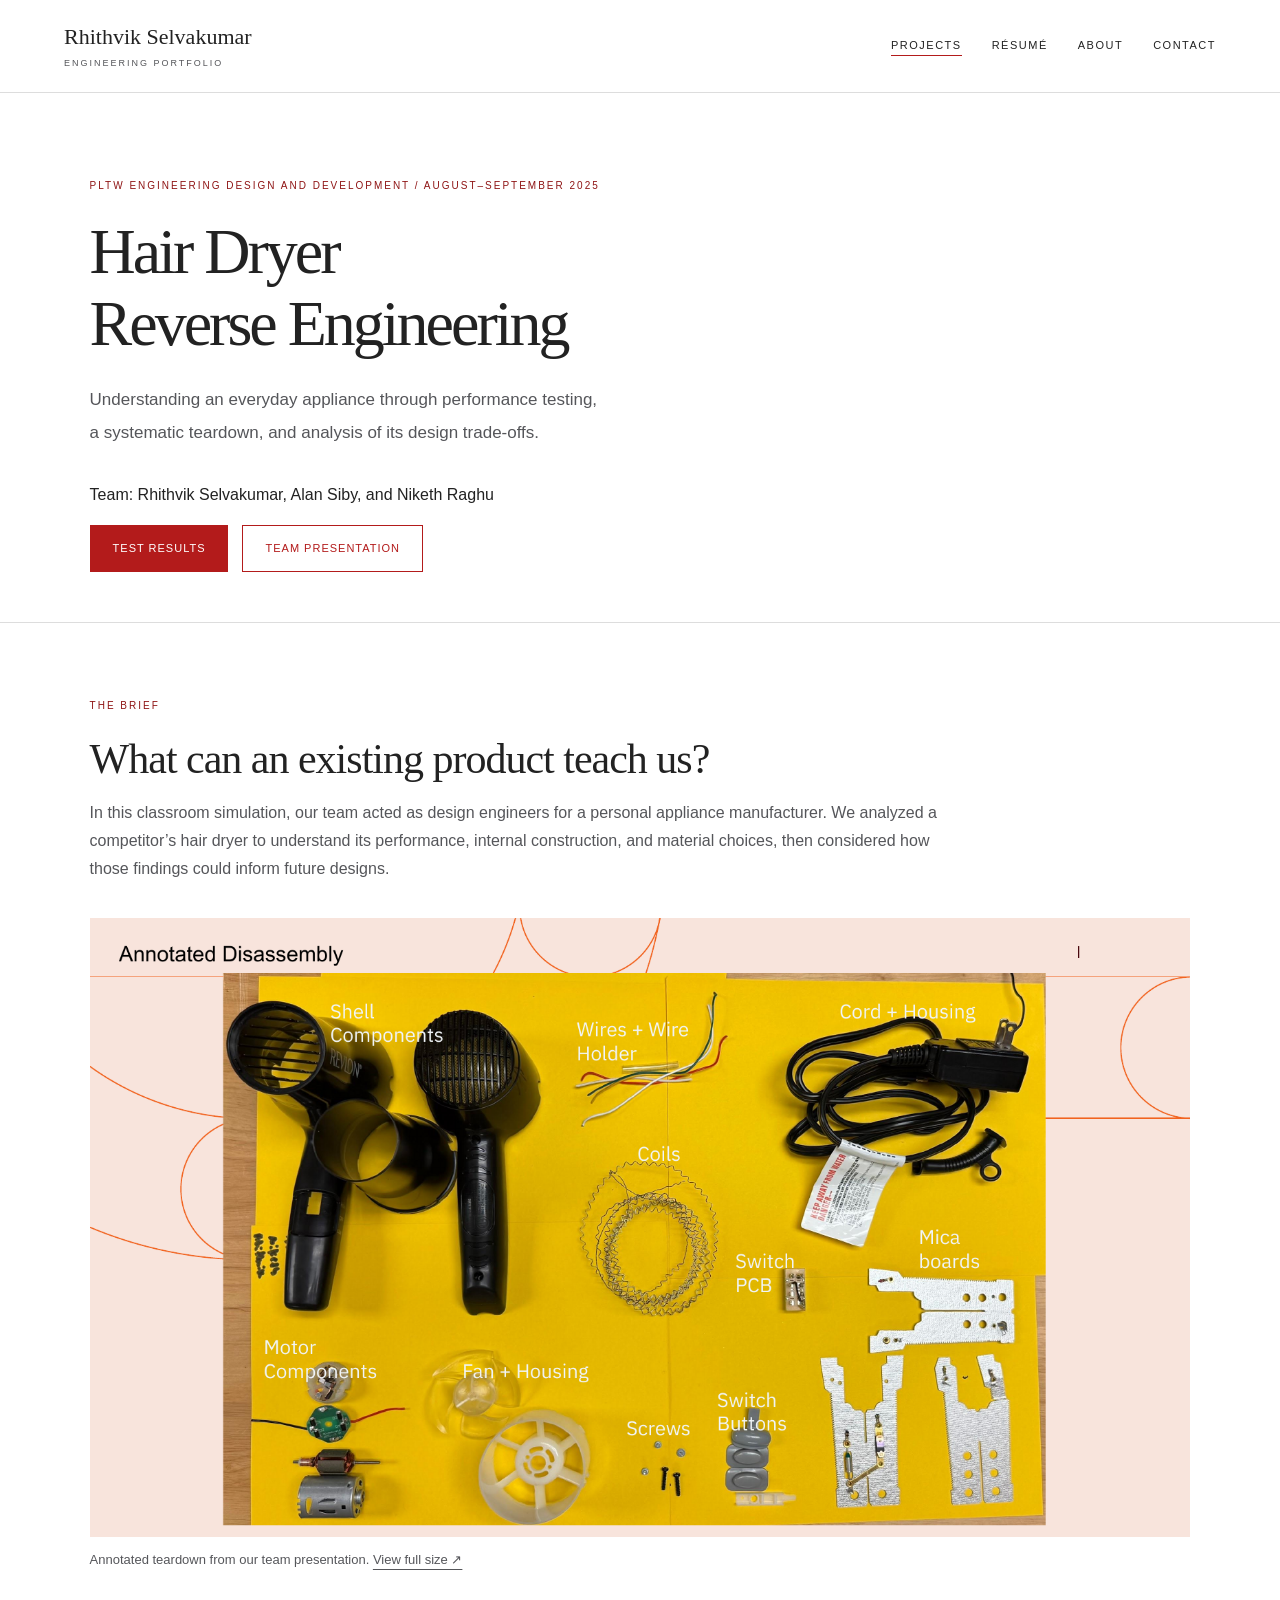
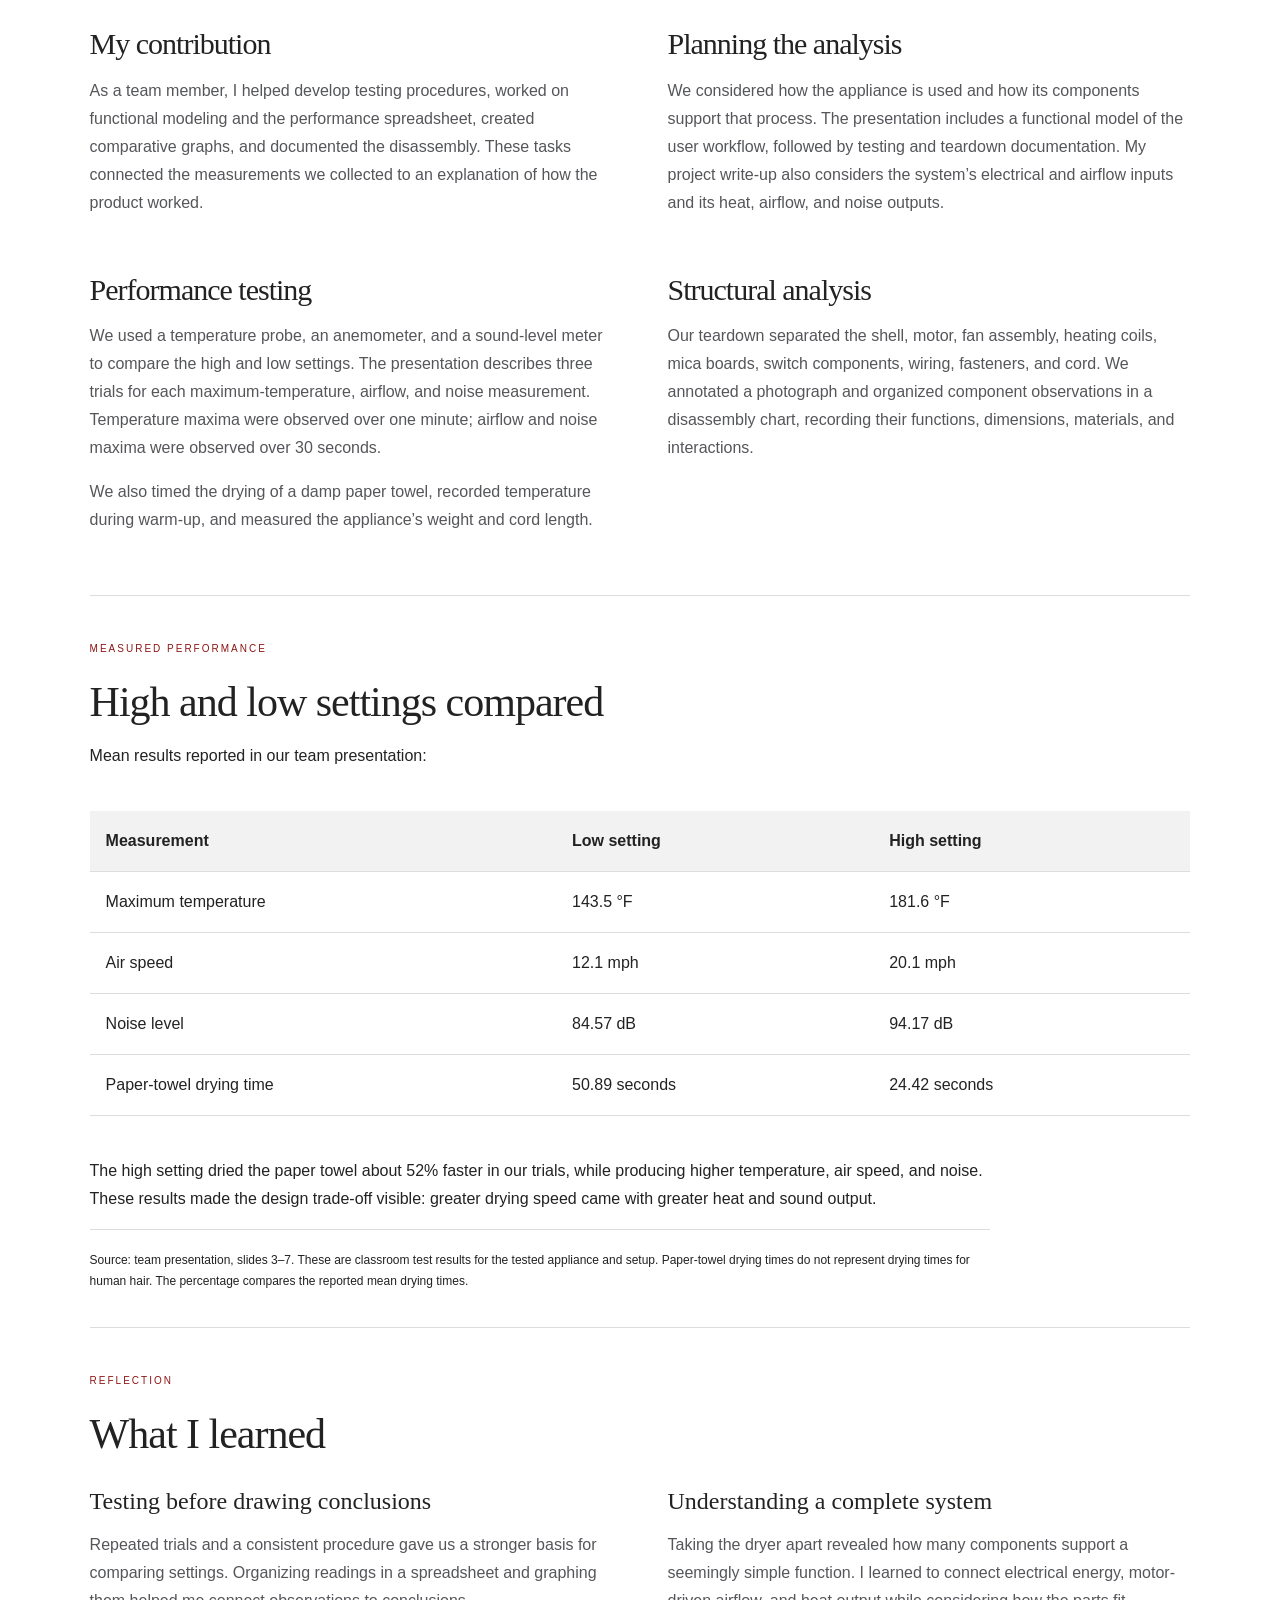
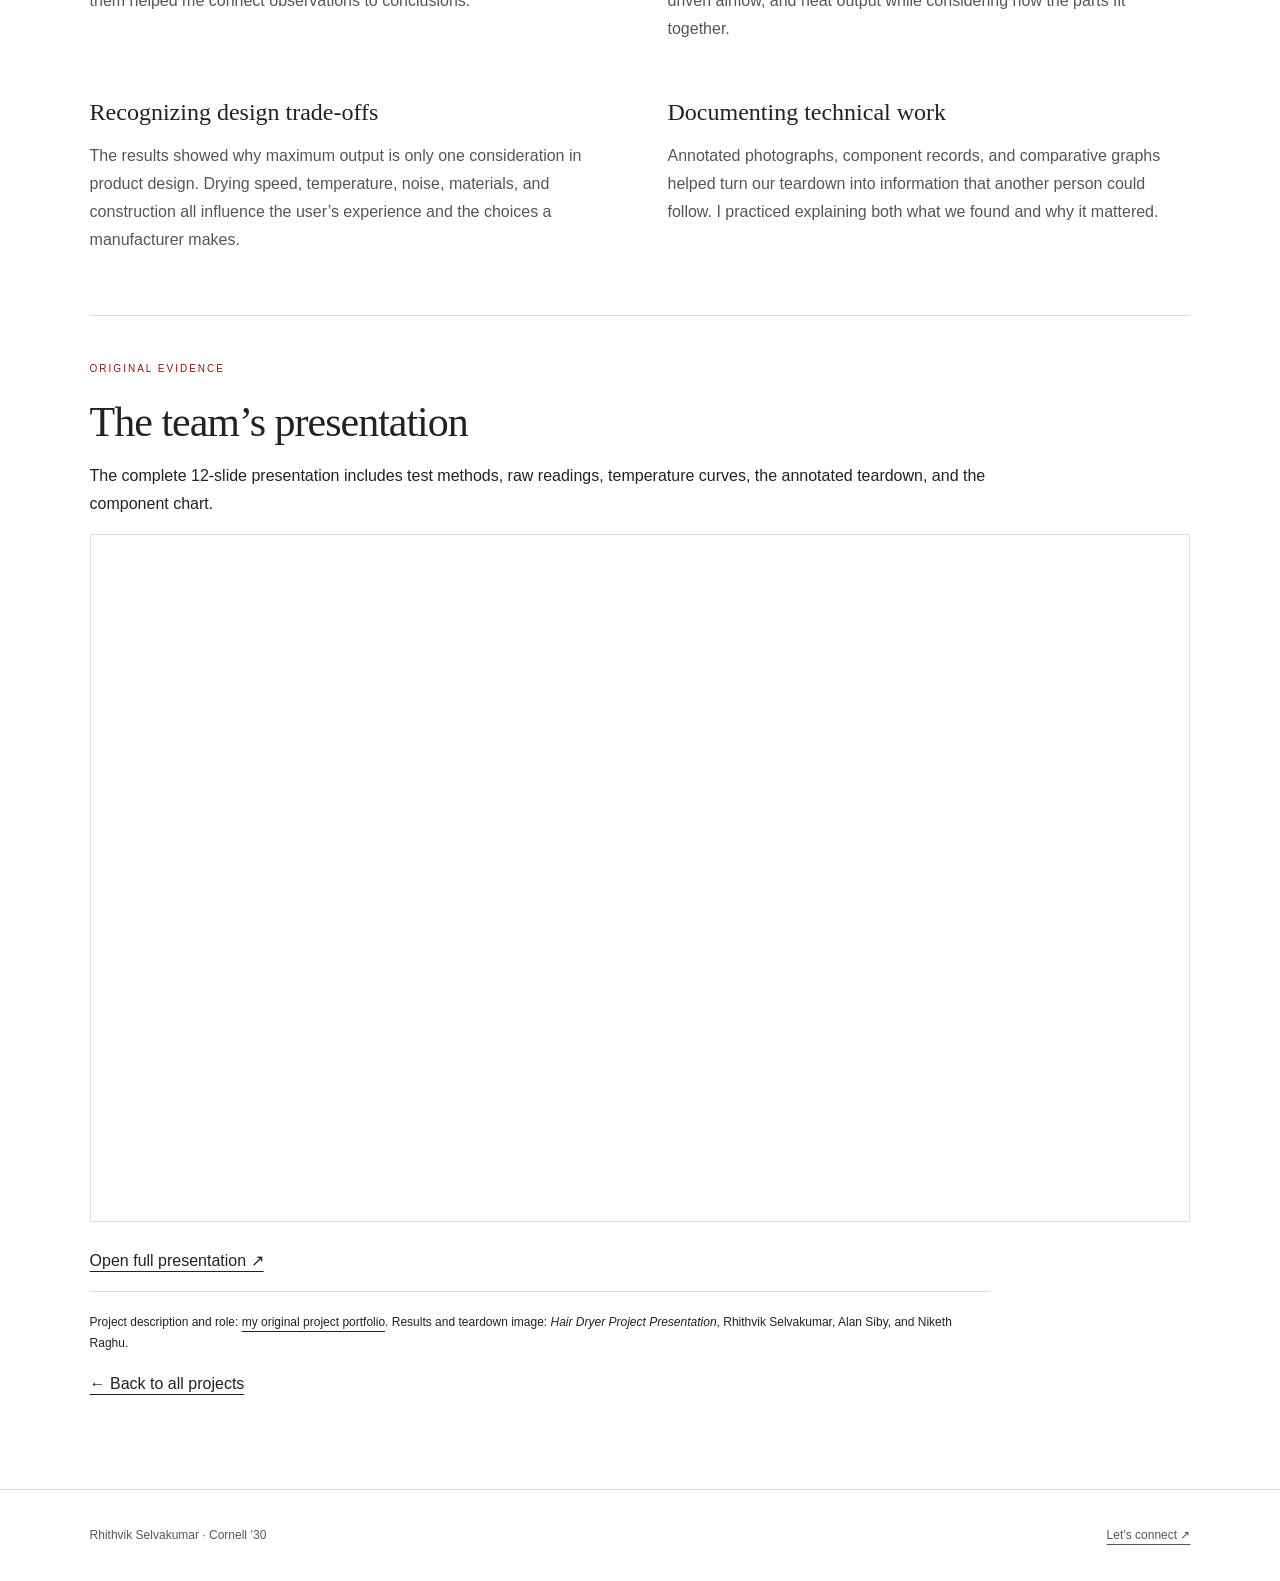
<file: reverse-engineering.html>
<!DOCTYPE html><html lang="en"><head><meta charset="UTF-8"><meta name="viewport" content="width=device-width,initial-scale=1"><title>Hair Dryer Reverse Engineering | Rhithvik Selvakumar</title><meta name="description" content="Rhithvik Selvakumar’s engineering portfolio. Cornell University, Class of 2030. Electrical and computer engineering interests, digital circuits, CAD and fabrication."><link rel="stylesheet" href="styles.css?v=cornell-1"><link rel="stylesheet" href="reverse-engineering.css?v=cornell-1"></head><body><a class="skip" href="#main">Skip to content</a><header><a class="logo" href="index.html">Rhithvik Selvakumar<span>ENGINEERING PORTFOLIO</span></a><nav aria-label="Main navigation"><a href="projects.html" aria-current="page">Projects</a><a href="resume.html">Résumé</a><a href="about.html">About</a><a href="contact.html">Contact</a></nav></header><main id="main"><section class="intro"><p class="eyebrow">PLTW Engineering Design and Development / August–September 2025</p><h1>Hair Dryer<br>Reverse Engineering</h1><p class="lead">Understanding an everyday appliance through performance testing, a systematic teardown, and analysis of its design trade-offs.</p><p>Team: Rhithvik Selvakumar, Alan Siby, and Niketh Raghu</p><div class="actions"><a class="button" href="#results">Test results</a><a class="button outline" href="#presentation">Team presentation</a></div></section>
<section class="section"><div class="project-summary"><p class="eyebrow">The brief</p><h2>What can an existing product teach us?</h2><p>In this classroom simulation, our team acted as design engineers for a personal appliance manufacturer. We analyzed a competitor’s hair dryer to understand its performance, internal construction, and material choices, then considered how those findings could inform future designs.</p></div>
<figure class="teardown"><a href="images/reverse-engineering/annotated-teardown.png" target="_blank" rel="noopener"><img src="images/reverse-engineering/annotated-teardown.png" alt="Team’s annotated disassembly showing the hair dryer shell, motor, fan, heating coils, mica boards, switch PCB, screws, and cord."></a><figcaption>Annotated teardown from our team presentation. <a href="images/reverse-engineering/annotated-teardown.png" target="_blank" rel="noopener">View full size ↗</a></figcaption></figure>
<div class="case-study"><article><h2>My contribution</h2><p>As a team member, I helped develop testing procedures, worked on functional modeling and the performance spreadsheet, created comparative graphs, and documented the disassembly. These tasks connected the measurements we collected to an explanation of how the product worked.</p></article>
<article><h2>Planning the analysis</h2><p>We considered how the appliance is used and how its components support that process. The presentation includes a functional model of the user workflow, followed by testing and teardown documentation. My project write-up also considers the system’s electrical and airflow inputs and its heat, airflow, and noise outputs.</p></article>
<article><h2>Performance testing</h2><p>We used a temperature probe, an anemometer, and a sound-level meter to compare the high and low settings. The presentation describes three trials for each maximum-temperature, airflow, and noise measurement. Temperature maxima were observed over one minute; airflow and noise maxima were observed over 30 seconds.</p><p>We also timed the drying of a damp paper towel, recorded temperature during warm-up, and measured the appliance’s weight and cord length.</p></article>
<article><h2>Structural analysis</h2><p>Our teardown separated the shell, motor, fan assembly, heating coils, mica boards, switch components, wiring, fasteners, and cord. We annotated a photograph and organized component observations in a disassembly chart, recording their functions, dimensions, materials, and interactions.</p></article></div>
<section id="results" class="results"><p class="eyebrow">Measured performance</p><h2>High and low settings compared</h2><p>Mean results reported in our team presentation:</p><div class="table-wrap"><table><thead><tr><th scope="col">Measurement</th><th scope="col">Low setting</th><th scope="col">High setting</th></tr></thead><tbody><tr><th scope="row">Maximum temperature</th><td>143.5 °F</td><td>181.6 °F</td></tr><tr><th scope="row">Air speed</th><td>12.1 mph</td><td>20.1 mph</td></tr><tr><th scope="row">Noise level</th><td>84.57 dB</td><td>94.17 dB</td></tr><tr><th scope="row">Paper-towel drying time</th><td>50.89 seconds</td><td>24.42 seconds</td></tr></tbody></table></div><p>The high setting dried the paper towel about 52% faster in our trials, while producing higher temperature, air speed, and noise. These results made the design trade-off visible: greater drying speed came with greater heat and sound output.</p><p class="note">Source: team presentation, slides 3–7. These are classroom test results for the tested appliance and setup. Paper-towel drying times do not represent drying times for human hair. The percentage compares the reported mean drying times.</p></section>
<section class="learning"><p class="eyebrow">Reflection</p><h2>What I learned</h2><div class="case-study"><article><h3>Testing before drawing conclusions</h3><p>Repeated trials and a consistent procedure gave us a stronger basis for comparing settings. Organizing readings in a spreadsheet and graphing them helped me connect observations to conclusions.</p></article><article><h3>Understanding a complete system</h3><p>Taking the dryer apart revealed how many components support a seemingly simple function. I learned to connect electrical energy, motor-driven airflow, and heat output while considering how the parts fit together.</p></article><article><h3>Recognizing design trade-offs</h3><p>The results showed why maximum output is only one consideration in product design. Drying speed, temperature, noise, materials, and construction all influence the user’s experience and the choices a manufacturer makes.</p></article><article><h3>Documenting technical work</h3><p>Annotated photographs, component records, and comparative graphs helped turn our teardown into information that another person could follow. I practiced explaining both what we found and why it mattered.</p></article></div></section>
<section id="presentation"><p class="eyebrow">Original evidence</p><h2>The team’s presentation</h2><p>The complete 12-slide presentation includes test methods, raw readings, temperature curves, the annotated teardown, and the component chart.</p><iframe title="Hair Dryer Reverse Engineering team presentation" src="https://docs.google.com/presentation/d/1T09fv92g6c-gmY2CQn2_PtU-hlbjBO21LUZ0x9iRdVI/embed?start=false&amp;loop=false" loading="lazy" allowfullscreen></iframe><p><a href="https://docs.google.com/presentation/d/1T09fv92g6c-gmY2CQn2_PtU-hlbjBO21LUZ0x9iRdVI/view" target="_blank" rel="noopener">Open full presentation ↗</a></p><p class="note">Project description and role: <a href="https://sites.google.com/student.roundrockisd.org/rhithvikselvakumar/capstone-engineering-design-and-development/hair-dryer-reverse-engineering-competitive-analysis" target="_blank" rel="noopener">my original project portfolio</a>. Results and teardown image: <cite>Hair Dryer Project Presentation</cite>, Rhithvik Selvakumar, Alan Siby, and Niketh Raghu.</p></section><p><a href="projects.html">← Back to all projects</a></p></section></main><footer><span>Rhithvik Selvakumar · Cornell ’30</span><a href="mailto:rhithvikselvakumar@gmail.com">Let’s connect ↗</a></footer></body></html>
</file>
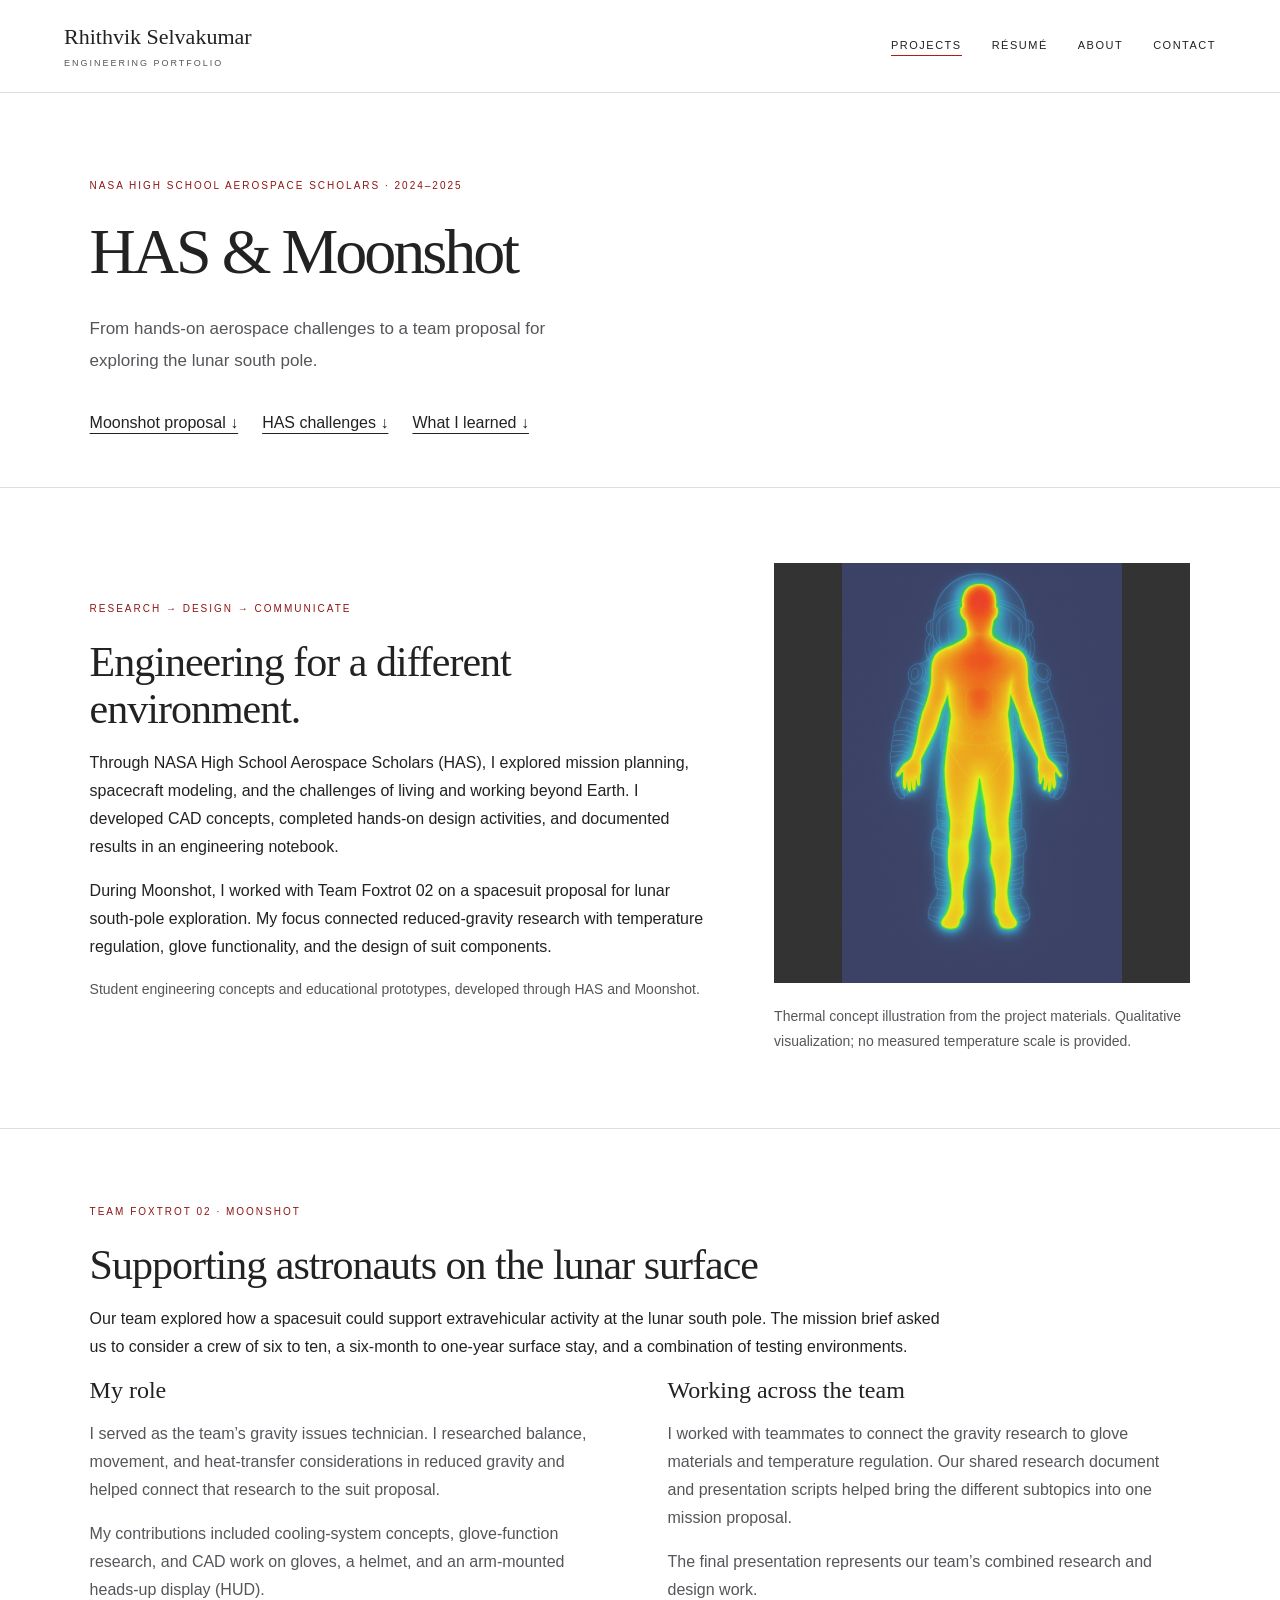
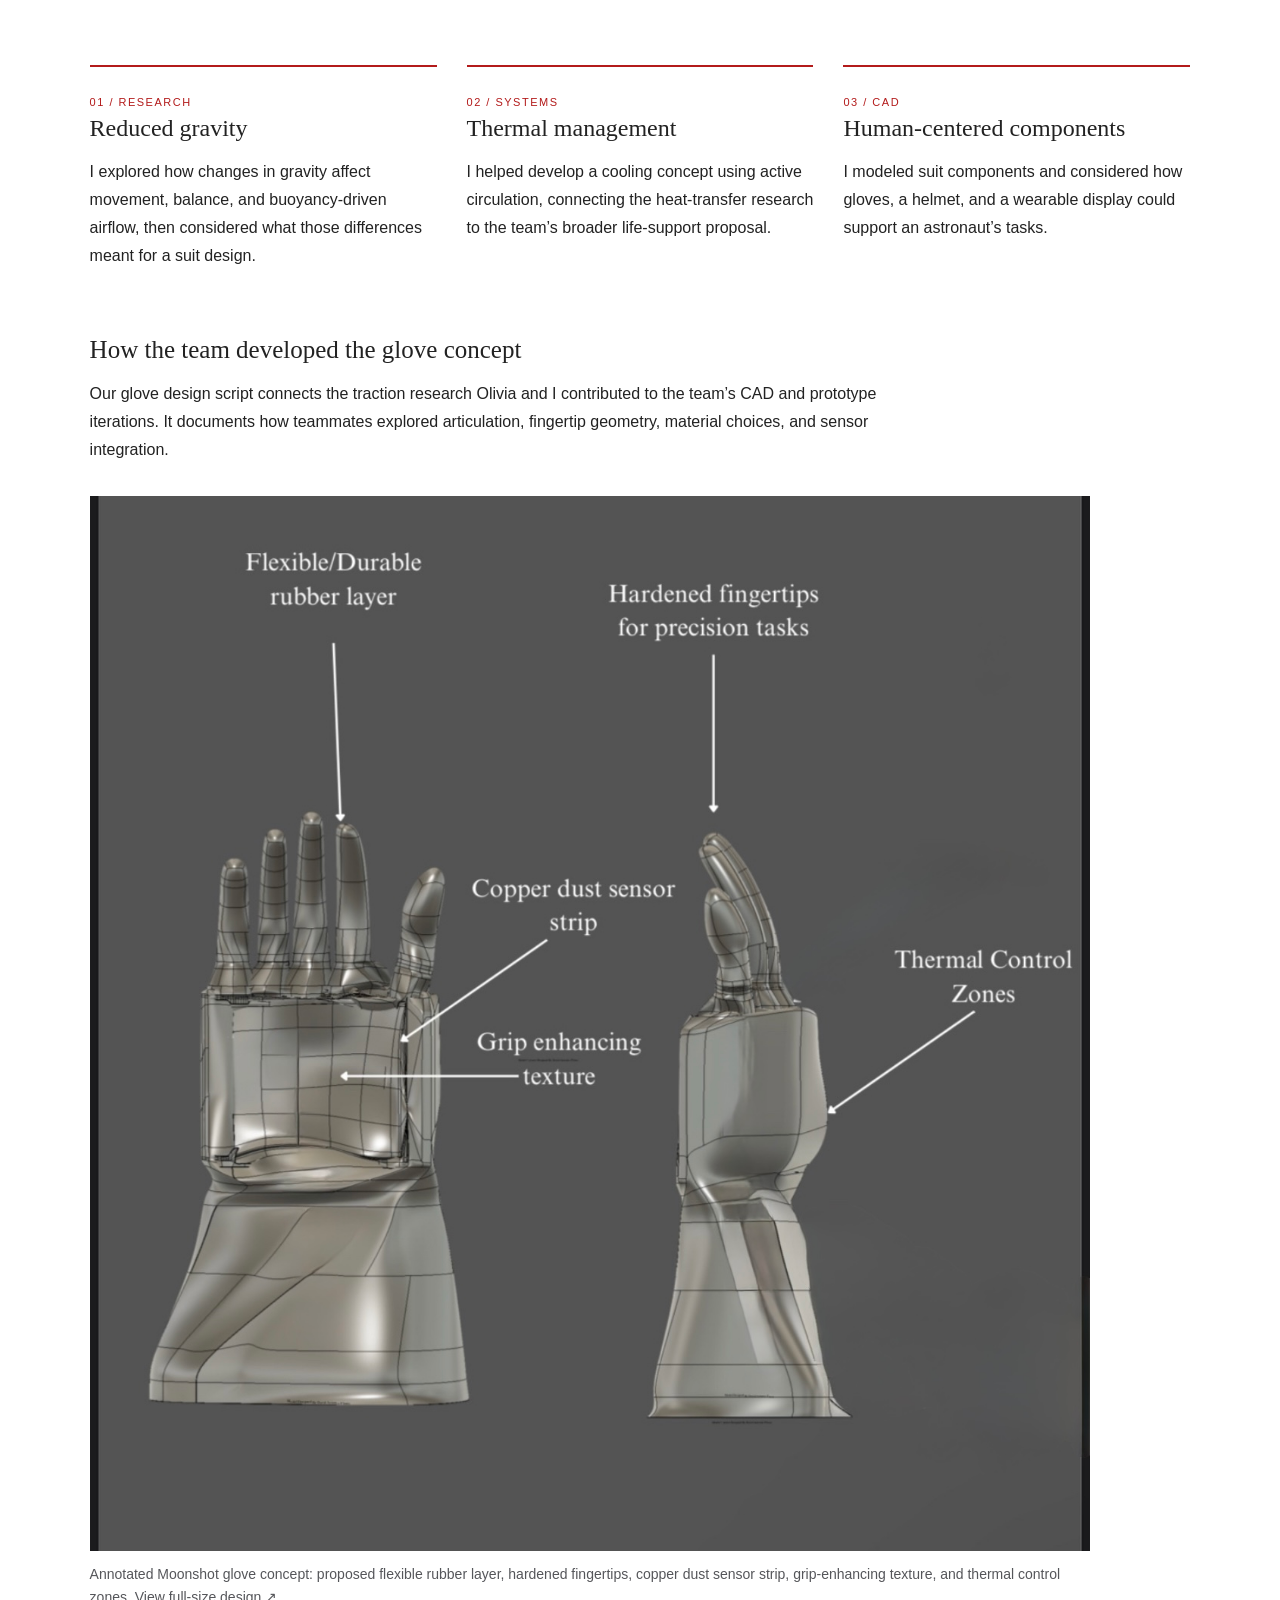
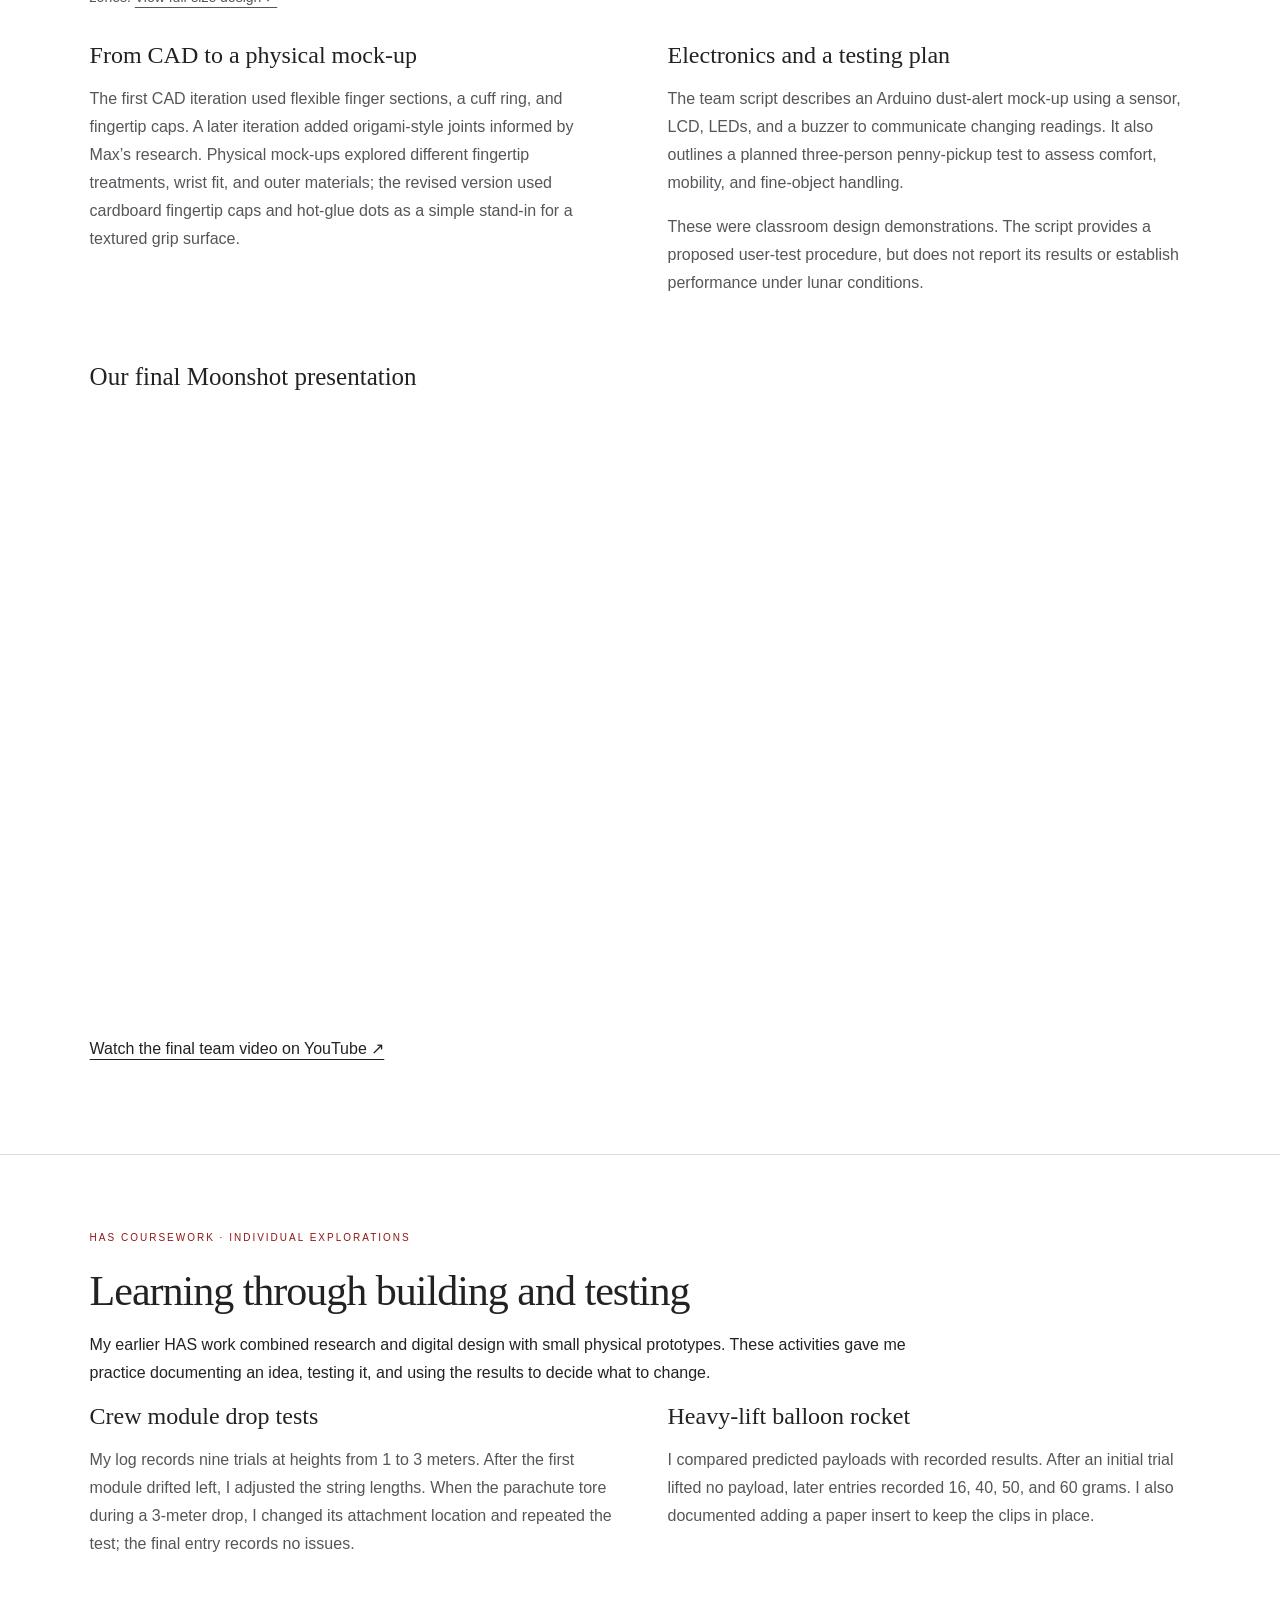
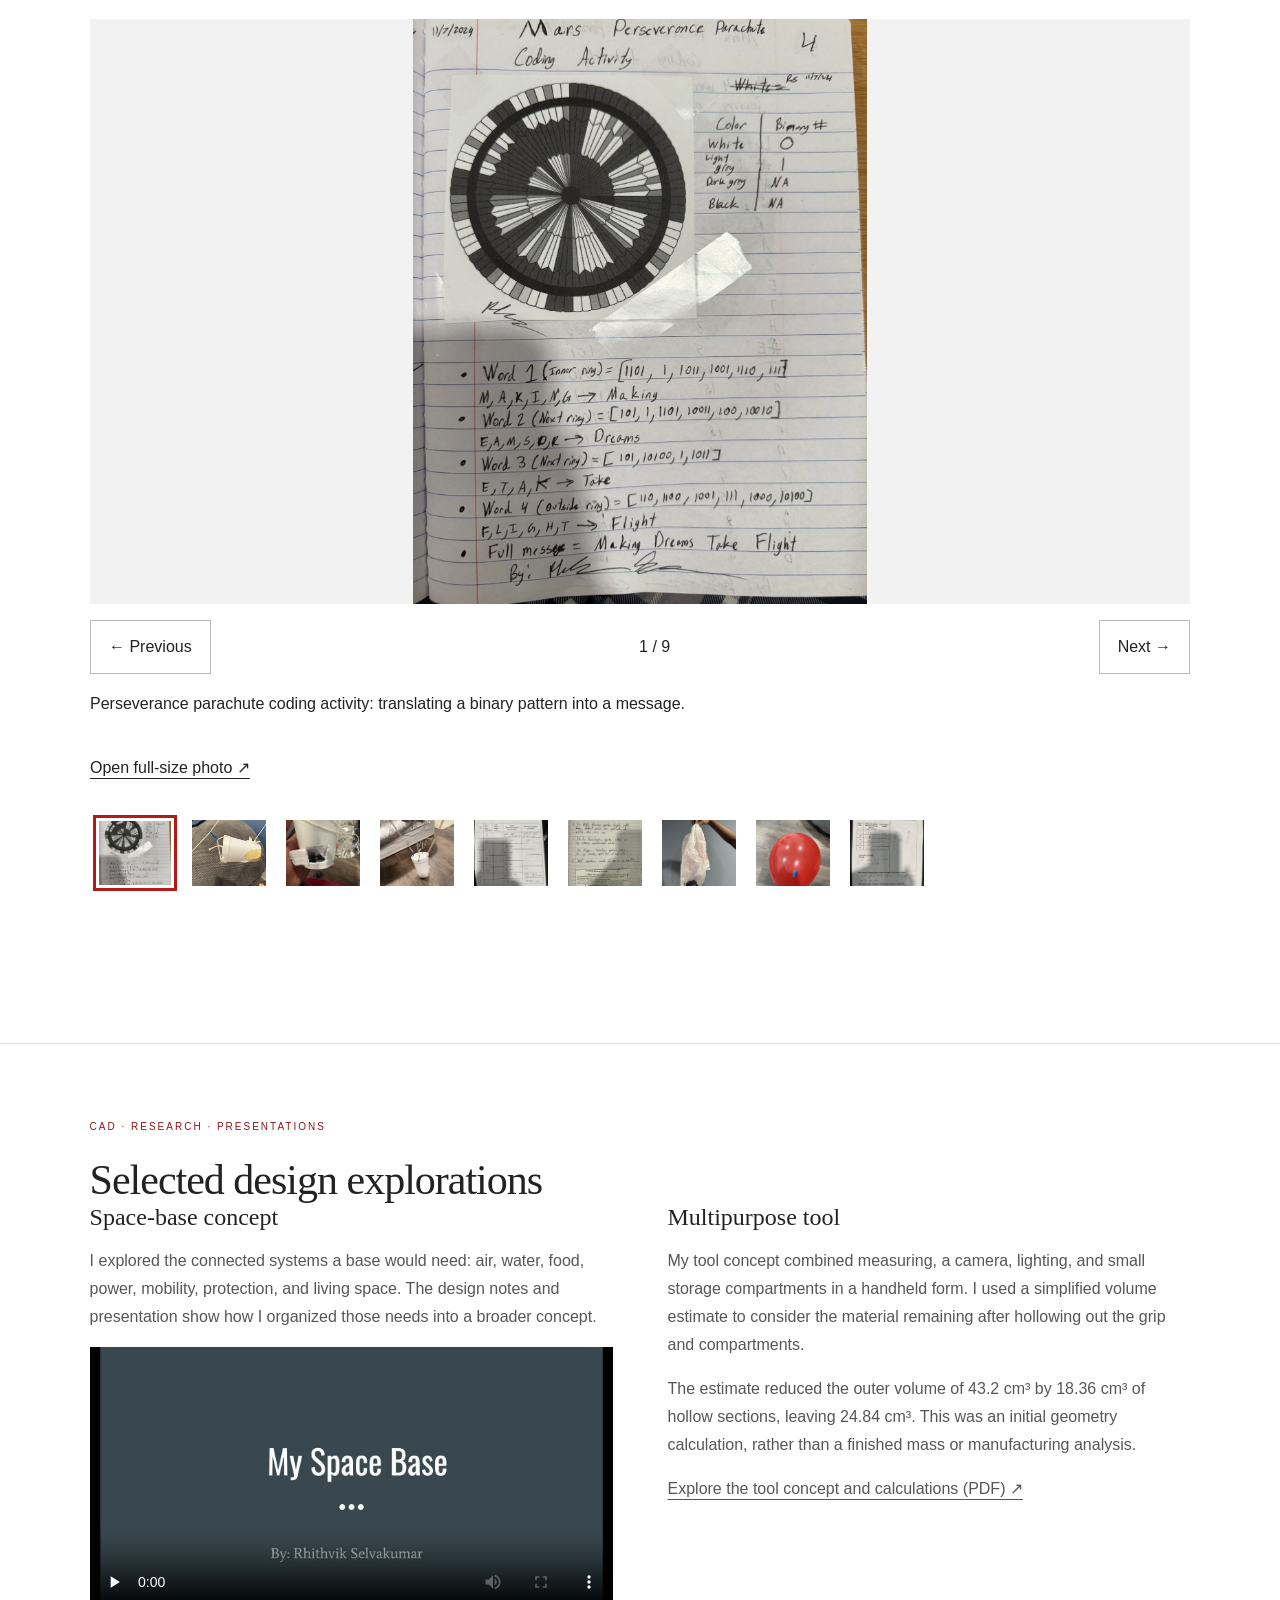
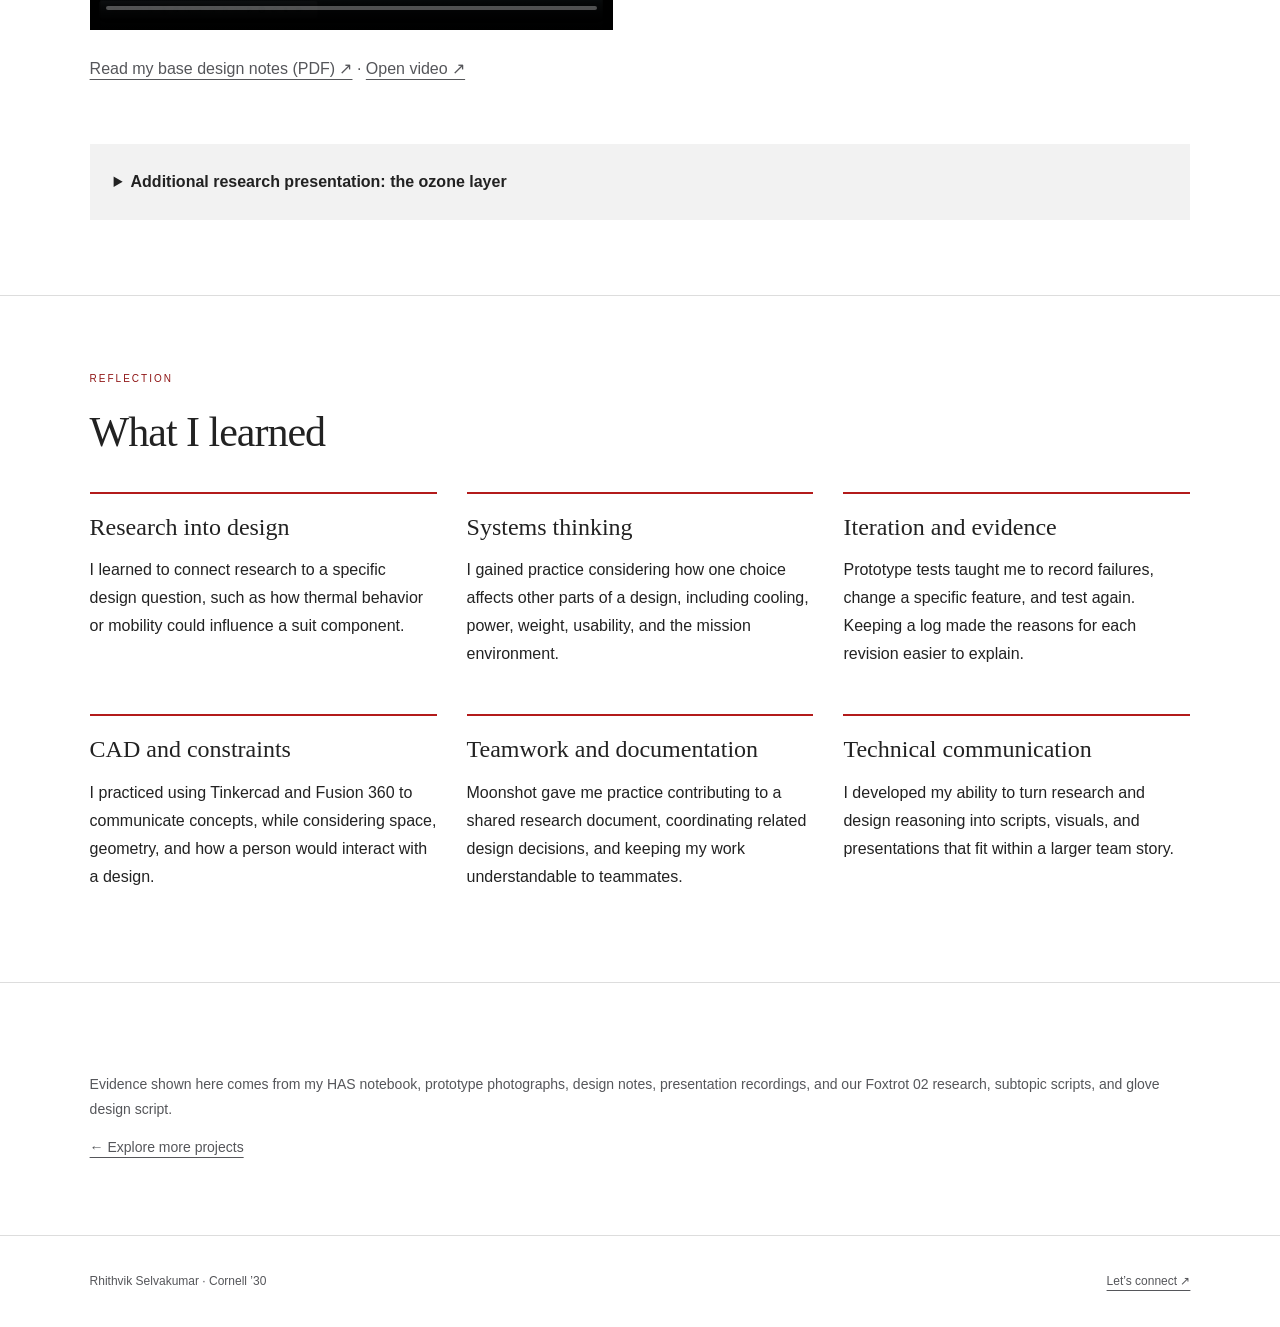
<file: space-suit.html>
<!DOCTYPE html><html lang="en"><head><meta charset="UTF-8"><meta name="viewport" content="width=device-width,initial-scale=1"><title>NASA HAS &amp; Moonshot | Rhithvik Selvakumar</title><meta name="description" content="My NASA HAS and Moonshot work: lunar spacesuit research, CAD, aerospace prototypes, test logs, and lessons learned."><link rel="stylesheet" href="styles.css?v=cornell-1"><link rel="stylesheet" href="has.css?v=cornell-1"></head><body><a class="skip" href="#main">Skip to content</a><header><a class="logo" href="index.html">Rhithvik Selvakumar<span>ENGINEERING PORTFOLIO</span></a><nav aria-label="Main navigation"><a href="projects.html" aria-current="page">Projects</a><a href="resume.html">Résumé</a><a href="about.html">About</a><a href="contact.html">Contact</a></nav></header><main id="main">
<section class="intro"><p class="eyebrow">NASA High School Aerospace Scholars · 2024–2025</p><h1>HAS &amp; Moonshot</h1><p class="lead">From hands-on aerospace challenges to a team proposal for exploring the lunar south pole.</p><div class="has-nav"><a href="#moonshot">Moonshot proposal ↓</a><a href="#challenges">HAS challenges ↓</a><a href="#learning">What I learned ↓</a></div></section>
<section class="section has-overview"><div><p class="eyebrow">Research → Design → Communicate</p><h2>Engineering for a different environment.</h2><p>Through NASA High School Aerospace Scholars (HAS), I explored mission planning, spacecraft modeling, and the challenges of living and working beyond Earth. I developed CAD concepts, completed hands-on design activities, and documented results in an engineering notebook.</p><p>During Moonshot, I worked with Team Foxtrot 02 on a spacesuit proposal for lunar south-pole exploration. My focus connected reduced-gravity research with temperature regulation, glove functionality, and the design of suit components.</p><p class="has-note">Student engineering concepts and educational prototypes, developed through HAS and Moonshot.</p></div><figure><img src="images/has/thermal-concept.png" alt="False-color human figure used as a thermal concept illustration in the project"><figcaption>Thermal concept illustration from the project materials. Qualitative visualization; no measured temperature scale is provided.</figcaption></figure></section>
<section class="section" id="moonshot"><p class="eyebrow">Team Foxtrot 02 · Moonshot</p><h2>Supporting astronauts on the lunar surface</h2><p class="has-intro">Our team explored how a spacesuit could support extravehicular activity at the lunar south pole. The mission brief asked us to consider a crew of six to ten, a six-month to one-year surface stay, and a combination of testing environments.</p><div class="case-study"><article><h3>My role</h3><p>I served as the team’s gravity issues technician. I researched balance, movement, and heat-transfer considerations in reduced gravity and helped connect that research to the suit proposal.</p><p>My contributions included cooling-system concepts, glove-function research, and CAD work on gloves, a helmet, and an arm-mounted heads-up display (HUD).</p></article><article><h3>Working across the team</h3><p>I worked with teammates to connect the gravity research to glove materials and temperature regulation. Our shared research document and presentation scripts helped bring the different subtopics into one mission proposal.</p><p>The final presentation represents our team’s combined research and design work.</p></article></div>
<div class="has-cards"><article><span>01 / RESEARCH</span><h3>Reduced gravity</h3><p>I explored how changes in gravity affect movement, balance, and buoyancy-driven airflow, then considered what those differences meant for a suit design.</p></article><article><span>02 / SYSTEMS</span><h3>Thermal management</h3><p>I helped develop a cooling concept using active circulation, connecting the heat-transfer research to the team’s broader life-support proposal.</p></article><article><span>03 / CAD</span><h3>Human-centered components</h3><p>I modeled suit components and considered how gloves, a helmet, and a wearable display could support an astronaut’s tasks.</p></article></div>
<h3 class="has-subheading">How the team developed the glove concept</h3><p class="has-intro">Our glove design script connects the traction research Olivia and I contributed to the team’s CAD and prototype iterations. It documents how teammates explored articulation, fingertip geometry, material choices, and sensor integration.</p><figure style="margin:32px 0;max-width:1000px"><a href="images/has/glove-cad-annotated.jpg" target="_blank" rel="noopener"><img src="images/has/glove-cad-annotated.jpg" alt="Annotated front and side CAD views of the Moonshot glove concept, showing a flexible rubber layer, hardened fingertips, copper dust sensor strip, grip texture, and thermal control zones" loading="lazy" style="display:block;width:100%;height:auto"></a><figcaption style="margin-top:12px;color:#55565a;font-size:14px;line-height:1.7">Annotated Moonshot glove concept: proposed flexible rubber layer, hardened fingertips, copper dust sensor strip, grip-enhancing texture, and thermal control zones. <a href="images/has/glove-cad-annotated.jpg" target="_blank" rel="noopener">View full-size design ↗</a></figcaption></figure><div class="case-study"><article><h3>From CAD to a physical mock-up</h3><p>The first CAD iteration used flexible finger sections, a cuff ring, and fingertip caps. A later iteration added origami-style joints informed by Max’s research. Physical mock-ups explored different fingertip treatments, wrist fit, and outer materials; the revised version used cardboard fingertip caps and hot-glue dots as a simple stand-in for a textured grip surface.</p></article><article><h3>Electronics and a testing plan</h3><p>The team script describes an Arduino dust-alert mock-up using a sensor, LCD, LEDs, and a buzzer to communicate changing readings. It also outlines a planned three-person penny-pickup test to assess comfort, mobility, and fine-object handling.</p><p>These were classroom design demonstrations. The script provides a proposed user-test procedure, but does not report its results or establish performance under lunar conditions.</p></article></div><h3 class="has-subheading">Our final Moonshot presentation</h3><div class="has-video"><iframe src="https://www.youtube-nocookie.com/embed/NhCrxSdN5kM" title="Team Foxtrot 02 final NASA Moonshot video" loading="lazy" allow="accelerometer; encrypted-media; gyroscope; picture-in-picture; fullscreen" allowfullscreen></iframe></div><p><a href="https://www.youtube.com/watch?v=NhCrxSdN5kM" target="_blank" rel="noopener">Watch the final team video on YouTube ↗</a></p></section>
<section class="section" id="challenges"><p class="eyebrow">HAS coursework · Individual explorations</p><h2>Learning through building and testing</h2><p class="has-intro">My earlier HAS work combined research and digital design with small physical prototypes. These activities gave me practice documenting an idea, testing it, and using the results to decide what to change.</p>
<div class="case-study"><article><h3>Crew module drop tests</h3><p>My log records nine trials at heights from 1 to 3 meters. After the first module drifted left, I adjusted the string lengths. When the parachute tore during a 3-meter drop, I changed its attachment location and repeated the test; the final entry records no issues.</p></article><article><h3>Heavy-lift balloon rocket</h3><p>I compared predicted payloads with recorded results. After an initial trial lifted no payload, later entries recorded 16, 40, 50, and 60 grams. I also documented adding a paper insert to keep the clips in place.</p></article></div>
<div class="carousel" role="region" aria-label="HAS prototypes and engineering notebook gallery" tabindex="0"><div class="carousel-stage" id="has-stage"></div><div class="carousel-controls"><button id="has-prev" type="button" aria-label="Previous image">← Previous</button><span id="has-count" aria-live="polite"></span><button id="has-next" type="button" aria-label="Next image">Next →</button></div><p id="has-caption" class="carousel-caption" aria-live="polite"></p><a id="has-original" href="images/has/parachute-code.jpg" target="_blank" rel="noopener">Open full-size photo ↗</a><div class="carousel-thumbs" id="has-thumbs"></div></div>
<noscript><p><a href="images/has/drop-test-log.jpg">View the crew module test log</a> · <a href="images/has/rocket-log.jpg">View the balloon rocket report</a></p></noscript>
</section>
<section class="section"><p class="eyebrow">CAD · Research · Presentations</p><h2>Selected design explorations</h2><div class="case-study"><article><h3>Space-base concept</h3><p>I explored the connected systems a base would need: air, water, food, power, mobility, protection, and living space. The design notes and presentation show how I organized those needs into a broader concept.</p><video controls preload="none" playsinline poster="images/has/space-base-poster.jpg"><source src="media/has/space-base-presentation.mp4" type="video/mp4"></video><p><a href="documents/has/base-design.pdf">Read my base design notes (PDF) ↗</a> · <a href="media/has/space-base-presentation.mp4">Open video ↗</a></p></article><article><h3>Multipurpose tool</h3><p>My tool concept combined measuring, a camera, lighting, and small storage compartments in a handheld form. I used a simplified volume estimate to consider the material remaining after hollowing out the grip and compartments.</p><p>The estimate reduced the outer volume of 43.2 cm³ by 18.36 cm³ of hollow sections, leaving 24.84 cm³. This was an initial geometry calculation, rather than a finished mass or manufacturing analysis.</p><p><a href="documents/has/multipurpose-tool.pdf">Explore the tool concept and calculations (PDF) ↗</a></p></article></div><details><summary>Additional research presentation: the ozone layer</summary><p>I also prepared a presentation on recent ozone-layer trends using Aura satellite data, practicing how to organize scientific information for an audience.</p><video controls preload="none" playsinline poster="images/has/ozone-poster.jpg"><source src="media/has/ozone-presentation.mp4" type="video/mp4"></video><p><a href="media/has/ozone-presentation.mp4">Open the ozone presentation video ↗</a></p></details></section>
<section class="section" id="learning"><p class="eyebrow">Reflection</p><h2>What I learned</h2><div class="has-cards"><article><h3>Research into design</h3><p>I learned to connect research to a specific design question, such as how thermal behavior or mobility could influence a suit component.</p></article><article><h3>Systems thinking</h3><p>I gained practice considering how one choice affects other parts of a design, including cooling, power, weight, usability, and the mission environment.</p></article><article><h3>Iteration and evidence</h3><p>Prototype tests taught me to record failures, change a specific feature, and test again. Keeping a log made the reasons for each revision easier to explain.</p></article><article><h3>CAD and constraints</h3><p>I practiced using Tinkercad and Fusion 360 to communicate concepts, while considering space, geometry, and how a person would interact with a design.</p></article><article><h3>Teamwork and documentation</h3><p>Moonshot gave me practice contributing to a shared research document, coordinating related design decisions, and keeping my work understandable to teammates.</p></article><article><h3>Technical communication</h3><p>I developed my ability to turn research and design reasoning into scripts, visuals, and presentations that fit within a larger team story.</p></article></div></section>
<section class="section has-end"><p>Evidence shown here comes from my HAS notebook, prototype photographs, design notes, presentation recordings, and our Foxtrot 02 research, subtopic scripts, and glove design script.</p><a href="projects.html">← Explore more projects</a></section></main><script src="has-media.js"></script><script src="has-carousel.js"></script><footer><span>Rhithvik Selvakumar · Cornell ’30</span><a href="mailto:rhithvikselvakumar@gmail.com">Let’s connect ↗</a></footer></body></html>
</file>
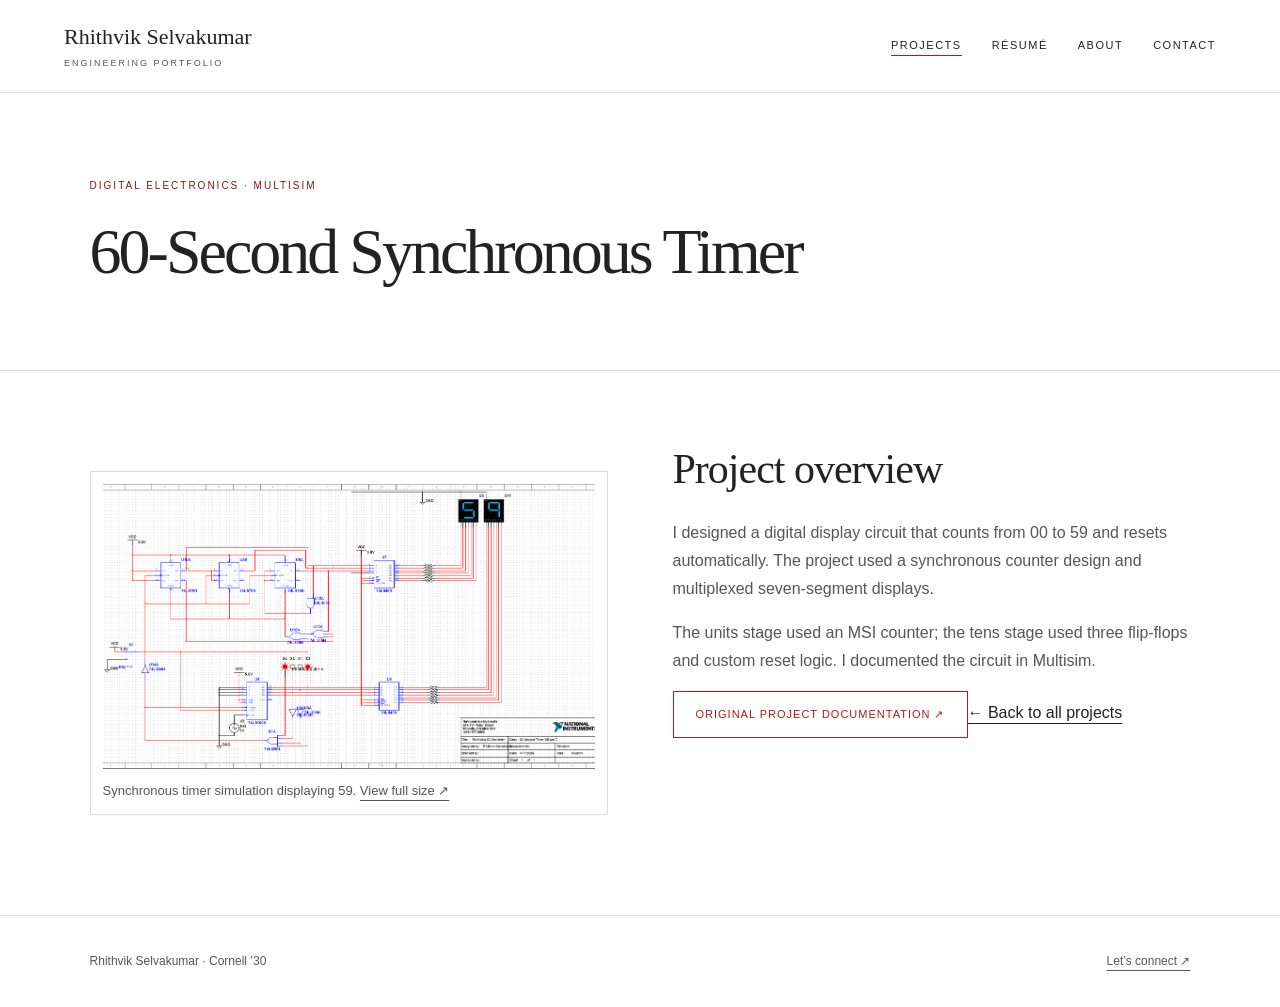
<file: synchronous-timer.html>
<!DOCTYPE html><html lang="en"><head><meta charset="UTF-8"><meta name="viewport" content="width=device-width,initial-scale=1"><title>60-Second Synchronous Timer | Rhithvik Selvakumar</title><meta name="description" content="Rhithvik Selvakumar’s engineering portfolio. Cornell University, Class of 2030. Electrical and computer engineering interests, digital circuits, CAD and fabrication."><link rel="stylesheet" href="styles.css?v=cornell-1"><link rel="stylesheet" href="digital-electronics.css?v=cornell-1"></head><body><a class="skip" href="#main">Skip to content</a><header><a class="logo" href="index.html">Rhithvik Selvakumar<span>ENGINEERING PORTFOLIO</span></a><nav aria-label="Main navigation"><a href="projects.html" aria-current="page">Projects</a><a href="resume.html">Résumé</a><a href="about.html">About</a><a href="contact.html">Contact</a></nav></header><main id="main"><section class="intro"><p class="eyebrow">Digital electronics · Multisim</p><h1>60-Second Synchronous Timer</h1><p class="lead"></p></section><section class="section detail"><div class="project-art timer-schematic"><div class="schematic-gallery"><figure><a href="images/digital-electronics/sixty-sec-timer-using-synchronous-counters-1.png" target="_blank" rel="noopener" aria-label="Open full-size image: Synchronous timer simulation displaying 59."><img src="images/digital-electronics/sixty-sec-timer-using-synchronous-counters-1.png" alt="Synchronous timer simulation displaying 59." loading="lazy"></a><figcaption>Synchronous timer simulation displaying 59. <a href="images/digital-electronics/sixty-sec-timer-using-synchronous-counters-1.png" target="_blank" rel="noopener">View full size ↗</a></figcaption></figure></div></div><div class="prose"><h2>Project overview</h2><p>I designed a digital display circuit that counts from 00 to 59 and resets automatically. The project used a synchronous counter design and multiplexed seven-segment displays.</p><p>The units stage used an MSI counter; the tens stage used three flip-flops and custom reset logic. I documented the circuit in Multisim.</p><a class="button outline" href="https://sites.google.com/student.roundrockisd.org/rhithvikselvakumar/de/sixty-sec-timer-using-synchronous-counters">Original project documentation ↗</a><a href="projects.html">← Back to all projects</a></div></section></main><footer><span>Rhithvik Selvakumar · Cornell ’30</span><a href="mailto:rhithvikselvakumar@gmail.com">Let’s connect ↗</a></footer></body></html>
</file>
<file: styles.css>
*{box-sizing:border-box}html{scroll-behavior:smooth}body{margin:0;background:#ffffff;color:#222222;font:16px/1.75 Arial,Helvetica,sans-serif}a{color:inherit;text-underline-offset:5px}a:hover{color:#8f1515}header{display:flex;justify-content:space-between;align-items:center;padding:24px 5%;border-bottom:1px solid #dddddd;gap:25px}.logo{font:22px Georgia,serif;text-decoration:none}.logo span{display:block;font:9px Arial,sans-serif;letter-spacing:2px;margin-top:8px;color:#55565a}nav{display:flex;gap:30px}nav a{font-size:11px;letter-spacing:1.5px;text-transform:uppercase;text-decoration:none}nav a[aria-current]{border-bottom:1px solid #b31b1b}.hero{display:grid;grid-template-columns:1.1fr 1fr;align-items:center;gap:7%;min-height:740px;padding:80px 7%;border-bottom:1px solid #dddddd}h1,h2,h3{font-family:Georgia,'Times New Roman',serif;font-weight:400;line-height:1.12;margin:0}h1{font-size:clamp(48px,6.4vw,88px);letter-spacing:-3px}h2{font-size:42px;letter-spacing:-1px}h3{font-size:25px}em{color:#b31b1b;font-weight:400}.eyebrow{font:10px/1.6 Arial,sans-serif;text-transform:uppercase;letter-spacing:2px;color:#8f1515;margin:0 0 22px}.lead{max-width:510px;color:#55565a;line-height:1.9;margin:25px 0 32px;font-size:17px}.actions{display:flex;flex-wrap:wrap;gap:14px}.button{display:inline-block;padding:13px 22px;background:#222222;color:#fff;text-decoration:none;font-size:11px;letter-spacing:1px;text-transform:uppercase;border:1px solid #222222}.button:hover{background:#8f1515;color:white}.outline{background:transparent;color:#222222}.hero-art svg{width:100%;display:block}.hero-art p{font:italic 14px Georgia,serif;text-align:right;color:#666666;margin-top:15px}.section{padding:75px 7%;border-bottom:1px solid #dddddd}.section-head{display:flex;justify-content:space-between;align-items:end;gap:20px;margin-bottom:35px}.section-head a{font-size:12px}.gallery{display:grid;grid-template-columns:repeat(2,minmax(0,1fr));gap:28px}.card{border:1px solid #dddddd;text-decoration:none;display:block;transition:transform .2s}.card:hover{transform:translateY(-4px);color:inherit;border-color:#b31b1b}.card-art{height:230px;overflow:hidden;background:#f2f2f2}.card-art svg{width:100%;height:100%}.card-text{padding:26px}.card-text .eyebrow{margin-bottom:12px}.card h3 span{float:right;color:#b31b1b}.card p:not(.eyebrow){font-size:14px;color:#55565a;margin-bottom:0}.ruled{border-bottom:1px solid #dddddd;padding-bottom:15px}.timeline{margin:40px 0 0 5px;border-left:1px solid #dddddd;padding-left:35px}.timeline article{position:relative;max-width:660px;margin-bottom:38px}.timeline article:before{content:'';position:absolute;left:-40px;top:4px;width:9px;height:9px;border-radius:50%;background:#b31b1b}.timeline .eyebrow{margin-bottom:8px}.timeline p:not(.eyebrow){color:#55565a;font-size:15px}.intro{padding:85px 7% 50px;border-bottom:1px solid #dddddd}.intro h1{max-width:950px;font-size:clamp(40px,5vw,68px)}.two-col,.detail{display:grid;grid-template-columns:1fr 1fr;gap:65px}.prose{max-width:1000px}.prose p{color:#55565a}.prose h2{margin-bottom:26px}.prose h2:not(:first-child){margin-top:45px}.prose h3{font-size:22px;margin-top:26px}.panel{background:#f2f2f2;padding:35px}.panel ul{padding-left:20px;columns:2}.project-art svg{width:100%}.note{font-size:12px;border-top:1px solid #dddddd;padding-top:20px}.contact{display:grid;gap:25px}.contact a{font-size:clamp(16px,2.5vw,30px);overflow-wrap:anywhere}footer{padding:35px 7%;display:flex;flex-wrap:wrap;gap:20px;justify-content:space-between;font-size:12px;color:#55565a}footer small{width:100%;font-size:10px}a:focus-visible{outline:3px solid #b31b1b;outline-offset:5px}.skip{position:absolute;top:-100px;background:white;padding:12px}.skip:focus{top:5px;z-index:10}@media(max-width:760px){header{align-items:flex-start;flex-direction:column;padding:22px 6%}nav{gap:22px;flex-wrap:wrap}.hero{grid-template-columns:1fr;min-height:auto;padding:55px 6%;gap:35px}h1{letter-spacing:-2px}.hero-art{max-width:430px}.section,.intro{padding:48px 6%}.gallery,.two-col,.detail{grid-template-columns:1fr;gap:25px}.section-head{align-items:start}h2{font-size:32px}.card-art{height:210px}.lead{font-size:16px}.intro h1{overflow-wrap:anywhere}footer{padding:28px 6%}}@media(prefers-reduced-motion:reduce){html{scroll-behavior:auto}.card{transition:none}}@media print{header,footer,.actions{display:none}.hero{min-height:0}.section{padding:20px}.card{break-inside:avoid}body{background:white}}

/* Laser project gallery */
.card-art img{width:100%;height:100%;object-fit:cover}.project-summary{max-width:850px;margin-bottom:35px}.project-summary p:not(.eyebrow){color:#55565a}.carousel{max-width:1100px;margin:0 auto 65px}.carousel-stage{height:clamp(290px,60vw,650px);background:#f2f2f2;display:flex;align-items:center;justify-content:center;touch-action:pan-y}.carousel-stage img,.carousel-stage video{width:100%;height:100%;object-fit:contain}.carousel-controls{display:flex;justify-content:space-between;align-items:center;gap:12px;margin:18px 0}.carousel button{cursor:pointer;font:inherit;background:transparent;color:#222222;border:1px solid #bbbbbb;padding:10px 16px;min-height:44px}.carousel button:hover{border-color:#8f1515;color:#8f1515}.carousel button:focus-visible{outline:3px solid #b31b1b;outline-offset:3px}#laser-caption{margin-bottom:5px;color:#55565a}#laser-original{font-size:12px}.carousel-thumbs{display:flex;gap:9px;overflow-x:auto;padding:15px 3px}.carousel-thumbs button{padding:3px;flex:0 0 88px;height:70px}.carousel-thumbs img{width:100%;height:100%;object-fit:cover}.carousel-thumbs button[aria-current=true]{border:3px solid #8f1515}.case-study{display:grid;grid-template-columns:1fr 1fr;gap:40px 55px;margin-bottom:45px}.case-study h2{font-size:30px}.case-study p,.case-study li{color:#55565a}.case-study ul{padding-left:20px}@media(max-width:760px){.case-study{grid-template-columns:1fr}.carousel-controls button{font-size:13px;padding:10px}.carousel-stage{height:380px}}

.carousel-thumbs button{position:relative}.video-badge{position:absolute;bottom:3px;right:3px;background:#222222;color:white;font-size:12px;padding:0 6px;border-radius:2px}

/* Cornell-inspired personal portfolio palette */
.button:not(.outline){background:#b31b1b;border-color:#b31b1b}.button:not(.outline):hover{background:#8f1515;border-color:#8f1515}.button.outline{border-color:#b31b1b;color:#b31b1b}.button.outline:hover{background:#b31b1b;color:#ffffff}::selection{background:#f4dada;color:#222222}
</file>
<file: milestones.css>
.milestones{padding-top:85px;padding-bottom:85px}.milestone-heading{display:flex;align-items:center;gap:24px;margin-bottom:56px}.milestone-heading h2{font:11px/1.6 Arial,Helvetica,sans-serif;text-transform:uppercase;letter-spacing:2px;color:#8f1515;flex-shrink:0}.milestone-heading>span{height:1px;background:#dddddd;flex:1}.milestone-list{list-style:none;padding:0;margin:0 0 0 6px;max-width:960px;border-left:1px solid #dddddd}.milestone{position:relative;padding:0 0 52px 64px}.milestone:last-child{padding-bottom:0}.milestone:before{content:'';position:absolute;left:-6px;top:6px;width:11px;height:11px;border:2px solid #bbbbbb;border-radius:50%;background:#ffffff}.milestone-highlight:before{border-color:#b31b1b;background:#b31b1b}.milestone-date{font:11px/1.6 Arial,Helvetica,sans-serif;letter-spacing:1.5px;text-transform:uppercase;color:#8f1515;margin:0 0 11px}.milestone h3{font-size:26px;line-height:1.3;font-weight:400;letter-spacing:-.3px}.milestone-description{max-width:790px;font-size:15px;line-height:1.9;color:#55565a;margin:12px 0 16px}.milestone-tag{display:inline-block;padding:4px 11px;background:#f2f2f2;border:1px solid #dddddd;color:#55565a;font:10px/1.6 Arial,Helvetica,sans-serif;letter-spacing:1.2px;text-transform:uppercase}.milestone-highlight .milestone-tag{background:#f9eaea;border-color:#f9eaea;color:#8f1515}@media(max-width:760px){.milestones{padding-top:48px;padding-bottom:48px}.milestone-heading{gap:15px;margin-bottom:38px}.milestone-heading h2{font-size:10px;letter-spacing:1.4px}.milestone{padding-left:30px;padding-bottom:38px}.milestone h3{font-size:23px}.milestone-description{font-size:14px;line-height:1.85}.milestone-date{font-size:10px;letter-spacing:1.2px}}@media print{.milestone{break-inside:avoid;padding-bottom:24px}}
</file>
<file: about.css>
.about-intro .lead{max-width:740px}.about-layout{display:grid;grid-template-columns:minmax(0,1.8fr) minmax(250px,1fr);gap:clamp(40px,7vw,100px);align-items:start}.about-story{color:#55565a;font-size:16px;line-height:1.95}.about-story p{margin:0 0 24px}.about-story .about-opening{font-size:20px;line-height:1.85}.about-story strong{color:#222222;font-weight:600}.about-story h2{font-size:30px;line-height:1.25;letter-spacing:-.5px;margin:42px 0 20px;color:#222222}.about-photo{display:block;width:100%;height:auto;border:1px solid #dddddd}.about-facts{display:grid;grid-template-columns:1fr 1fr;gap:14px;margin:22px 0 36px}.about-facts>div{border:1px solid #dddddd;padding:20px 16px;background:#f7f7f7}.about-facts strong{display:block;font:32px/1.15 Georgia,serif;color:#b31b1b;margin-bottom:8px}.about-facts span{display:block;font:10px/1.7 Arial,sans-serif;letter-spacing:1px;text-transform:uppercase;color:#55565a}.about-skill{margin-top:32px}.about-skill h2{display:flex;align-items:center;gap:12px;font:10px/1.6 Arial,sans-serif;text-transform:uppercase;letter-spacing:1.5px;color:#8f1515}.about-skill h2:after{content:'';height:1px;flex:1;background:#dddddd}.about-skill ul{list-style:none;padding:0;margin:12px 0 0}.about-skill li{padding:9px 0;border-bottom:1px solid #dddddd;color:#55565a;font-size:13px;line-height:1.65}.about-skill li:last-child{border-bottom:0}.about-actions{margin-top:36px}@media(max-width:760px){.about-layout{grid-template-columns:1fr;gap:42px}.about-aside{display:grid;grid-template-columns:1fr 1fr;gap:0 24px}.about-photo{grid-column:1/-1;max-width:320px;margin:auto}.about-facts{grid-column:1/-1;width:100%;max-width:420px;margin:22px auto 0}.about-story .about-opening{font-size:18px}.about-story h2{font-size:27px}.about-story{font-size:15px}}@media(max-width:420px){.about-aside{grid-template-columns:1fr}.about-skill{grid-column:1/-1}}@media print{.about-layout{grid-template-columns:2fr 1fr;gap:30px}.about-story{font-size:12px}.about-story h2{margin-top:24px}}
</file>
<file: digital-electronics.css>
.digital-intro{max-width:830px;color:#55565a}.project-index{display:grid;grid-template-columns:1fr 1fr;gap:0 35px;margin-bottom:55px}.project-index a{font:15px/1.6 Arial,sans-serif;letter-spacing:0;text-transform:none;padding:16px 0;border-bottom:1px solid #dddddd}.digital-project{padding:45px 0;border-top:1px solid #dddddd;scroll-margin-top:25px}.digital-project h2{margin-bottom:30px}.digital-project h3{font-size:23px;margin-bottom:15px}.digital-project .case-study{margin-bottom:20px}.demos{background:#f2f2f2;padding:20px 25px;margin:20px 0}.demos summary{cursor:pointer;font-weight:600}.demos h3{margin-top:25px}.demos iframe{display:block;width:100%;aspect-ratio:16/9;border:0;background:#dddddd}.demos a{font-size:13px}.logic-expression code{white-space:normal}summary:focus-visible{outline:3px solid #b31b1b;outline-offset:5px}@media(max-width:760px){.project-index{grid-template-columns:1fr}.demos{padding:16px}.digital-project h2{font-size:30px}}
.course-overview>p{max-width:900px}.course-overview>h2{margin:20px 0}.proficiency{margin:30px 0 0}.proficiency h3{font-size:24px}.schematic-gallery{display:grid;grid-template-columns:repeat(2,minmax(0,1fr));gap:24px;margin:25px 0}.schematic-gallery figure{margin:0;border:1px solid #dddddd;background:white;padding:12px}.schematic-gallery img{display:block;width:100%;height:300px;object-fit:contain}.schematic-gallery figcaption{font-size:13px;line-height:1.6;margin-top:12px;color:#55565a}.schematic-gallery:has(figure:only-child){grid-template-columns:1fr}.schematic-gallery:has(figure:only-child) img{height:auto;max-height:650px}.timer-schematic img{width:100%;height:auto}@media(max-width:760px){.schematic-gallery{grid-template-columns:1fr}.schematic-gallery img{height:auto}}
</file>
<file: ebike.css>
#gallery h2{margin-bottom:15px}#ebike-caption{margin-bottom:5px;color:#55565a}#ebike-original{font-size:12px}.learning{border-top:1px solid #dddddd;padding-top:45px}.learning>.case-study{margin-top:35px}#presentation{border-top:1px solid #dddddd;padding-top:45px}#presentation iframe{width:100%;aspect-ratio:16/10;border:1px solid #dddddd;background:#f2f2f2}#presentation p{max-width:850px}
</file>
<file: future-city.css>
.fc-hero{margin:0 0 45px}.fc-hero img{display:block;width:100%;height:auto}.fc-hero figcaption,.fc-note{font-size:14px;color:#55565a;margin-top:12px}.fc-lead{max-width:880px;font-size:19px;line-height:1.7}.fc-grid{display:grid;grid-template-columns:repeat(3,1fr);gap:32px;margin-top:35px}.fc-grid article{border-top:2px solid #b31b1b;padding-top:22px}.fc-grid span{font-size:11px;letter-spacing:1.4px;color:#b31b1b}.fc-grid h3,.case-study h3{font-size:24px}.fc-award{background:#f2f2f2;padding:28px 32px;margin:28px 0;display:flex;flex-direction:column;gap:10px}.fc-award strong{font-family:Georgia,serif;font-size:28px}.fc-subhead{margin-top:45px}.fc-table{overflow-x:auto}table{border-collapse:collapse;width:100%}th,td{text-align:left;vertical-align:top;padding:20px 16px;border-bottom:1px solid #dddddd}thead{background:#f2f2f2}tbody th{color:#b31b1b}.fc-docs{display:flex;flex-wrap:wrap;gap:22px;margin:25px 0}.fc-docs a{padding:14px 18px;border:1px solid #dddddd}@media(max-width:760px){.fc-grid{grid-template-columns:1fr;gap:24px}th,td{font-size:14px;padding:12px 8px}.fc-award{padding:22px}.fc-award strong{font-size:24px}}
</file>
<file: rocket-aerospace.css>
.aero-hero{margin:0 0 36px}.aero-hero img{width:100%;max-height:650px;object-fit:cover;display:block}.aero-lead{font-size:21px;line-height:1.75;max-width:900px}.aero-copy{max-width:850px;font-size:18px;line-height:1.8}.aero-jump{display:flex;flex-wrap:wrap;gap:12px;margin-top:32px}.aero-jump a{padding:12px 18px;border:1px solid #ddd;color:#b31b1b}.aero-gallery{display:grid;grid-template-columns:repeat(2,minmax(0,1fr));gap:28px;margin:30px 0}.aero-gallery figure{margin:0;min-width:0}.aero-gallery img,.aero-gallery video{display:block;width:100%;height:340px;object-fit:contain;background:#f2f2f2}.aero-gallery img:hover{opacity:.9}figcaption{font-size:14px;color:#55565a;line-height:1.6;margin-top:10px}.aero-subhead{margin-top:42px}.aero-deck{margin:32px 0;border:1px solid #ddd;padding:22px}.aero-deck summary{cursor:pointer;color:#b31b1b;font-weight:600}.aero-deck iframe{display:block;width:100%;aspect-ratio:16/9;border:0;margin-top:22px}.aero-lessons{display:grid;grid-template-columns:1fr 1fr;gap:32px;margin:30px 0 45px}.aero-lessons article{border-top:2px solid #b31b1b;padding-top:20px}.aero-lessons h3{font-size:24px}.aero-lessons p{line-height:1.8}section[id]{scroll-margin-top:30px}@media(max-width:700px){.aero-gallery,.aero-lessons{grid-template-columns:1fr}.aero-gallery img,.aero-gallery video{height:auto;max-height:500px}.aero-hero img{max-height:none}.aero-lead{font-size:18px}.aero-deck{padding:14px}}
</file>
<file: resume.css>
.resume-intro .lead{max-width:750px}.resume-layout{display:grid;grid-template-columns:minmax(0,1fr) 280px;gap:70px;align-items:start}.resume-main,.resume-sidebar{min-width:0}.resume-section{margin-bottom:54px}.resume-section:last-child{margin-bottom:0}.resume-section h2,.resume-sidebar h2{font:600 12px/1.6 Arial,sans-serif;text-transform:uppercase;letter-spacing:1.6px;color:#b31b1b;border-bottom:1px solid #ddd;padding-bottom:12px;margin:0 0 25px}.resume-entry{padding-bottom:26px;margin-bottom:26px;border-bottom:1px solid #eee}.resume-entry:last-child{margin-bottom:0;padding-bottom:0;border:0}.resume-entry-heading{display:flex;justify-content:space-between;align-items:baseline;gap:14px;flex-wrap:wrap}.resume-entry h3{font-size:25px;line-height:1.3}.resume-entry h3 a{text-decoration:none}.resume-entry-heading span{font-size:12px;color:#55565a}.resume-role{margin:9px 0;color:#b31b1b;font-size:14px}.resume-entry ul{padding-left:19px;margin:10px 0 0}.resume-entry li{padding:4px 0;color:#55565a;font-size:15px;line-height:1.8}.resume-sidebar{border-left:1px solid #ddd;padding-left:28px}.resume-sidebar section{margin-bottom:34px}.resume-sidebar ul{list-style:none;padding:0;margin:0}.resume-sidebar li{padding:10px 0;border-bottom:1px solid #eee;font-size:14px}.resume-sidebar p{font-size:14px;overflow-wrap:anywhere}.resume-preview details{max-width:950px;margin-top:25px;border:1px solid #ddd;padding:20px}.resume-preview summary{cursor:pointer;color:#b31b1b}.resume-preview img{display:block;width:100%;height:auto;margin-top:24px;border:1px solid #eee}@media(max-width:900px){.resume-layout{grid-template-columns:1fr;gap:45px}.resume-sidebar{border-left:0;border-top:1px solid #ddd;padding:32px 0 0;display:grid;grid-template-columns:1fr 1fr;gap:25px}.resume-sidebar section{margin:0}}@media(max-width:520px){.resume-sidebar{grid-template-columns:1fr}.resume-entry h3{font-size:23px}.resume-preview details{padding:12px}}
</file>
<file: reverse-engineering.css>
.teardown{margin:30px 0 55px}.teardown img{display:block;width:100%;height:auto}.teardown figcaption{font-size:13px;color:#55565a;margin-top:12px}.results,.learning,#presentation{border-top:1px solid #dddddd;padding-top:45px;margin-top:35px;scroll-margin-top:25px}.learning .case-study{margin-top:30px}.case-study h3{font-size:24px}.table-wrap{overflow-x:auto}table{width:100%;border-collapse:collapse;margin:25px 0}th,td{text-align:left;padding:16px;border-bottom:1px solid #dddddd}thead{background:#f2f2f2}tbody th{font-weight:400}#presentation iframe{width:100%;aspect-ratio:16/10;border:1px solid #dddddd}#presentation p,.results p{max-width:900px}@media(max-width:760px){th,td{padding:12px 8px;font-size:14px}}
</file>
<file: has.css>
.has-nav{display:flex;gap:24px;flex-wrap:wrap;margin-top:30px}.has-overview{display:grid;grid-template-columns:1.5fr 1fr;gap:60px;align-items:center}.has-overview figure{margin:0;text-align:center}.has-overview img{max-height:420px;width:100%;object-fit:contain;background:#333333}.has-overview figcaption,.has-note,.has-end{font-size:14px;color:#55565a}.has-overview figcaption{margin-top:12px;text-align:left}.has-intro{max-width:850px}.has-cards{display:grid;grid-template-columns:repeat(3,1fr);gap:30px;margin-top:36px}.has-cards article{border-top:2px solid #b31b1b;padding-top:20px}.has-cards span{font-size:11px;letter-spacing:1.5px;color:#b31b1b}.has-cards h3,.case-study h3{font-size:24px}.has-subheading{margin-top:50px}.has-video iframe{width:100%;aspect-ratio:16/9;border:0}.case-study video,details video{width:100%;height:auto;background:#222222}details{margin-top:35px;padding:24px;background:#f2f2f2}summary{cursor:pointer;font-weight:600}details video{max-width:900px}section[id]{scroll-margin-top:25px}.carousel{margin-top:35px}.carousel-stage{height:min(65vh,650px);background:#f2f2f2}.carousel-stage img{width:100%;height:100%;object-fit:contain}.carousel-controls{display:flex;justify-content:space-between;align-items:center;margin:16px 0}.carousel-controls button{padding:12px 18px;cursor:pointer}.carousel-thumbs{display:flex;gap:10px;overflow-x:auto;margin-top:18px;padding-bottom:12px}.carousel-thumbs button{flex:0 0 84px;height:76px;padding:3px;cursor:pointer;border:2px solid transparent}.carousel-thumbs button[aria-current=true]{border-color:#b31b1b}.carousel-thumbs img{width:100%;height:100%;object-fit:cover}.carousel-caption{min-height:3em}@media(max-width:760px){.has-overview,.has-cards{grid-template-columns:1fr;gap:25px}.has-overview img{max-height:300px}.has-nav{gap:16px}.carousel-stage{height:440px;max-height:65vh}}
</file>
